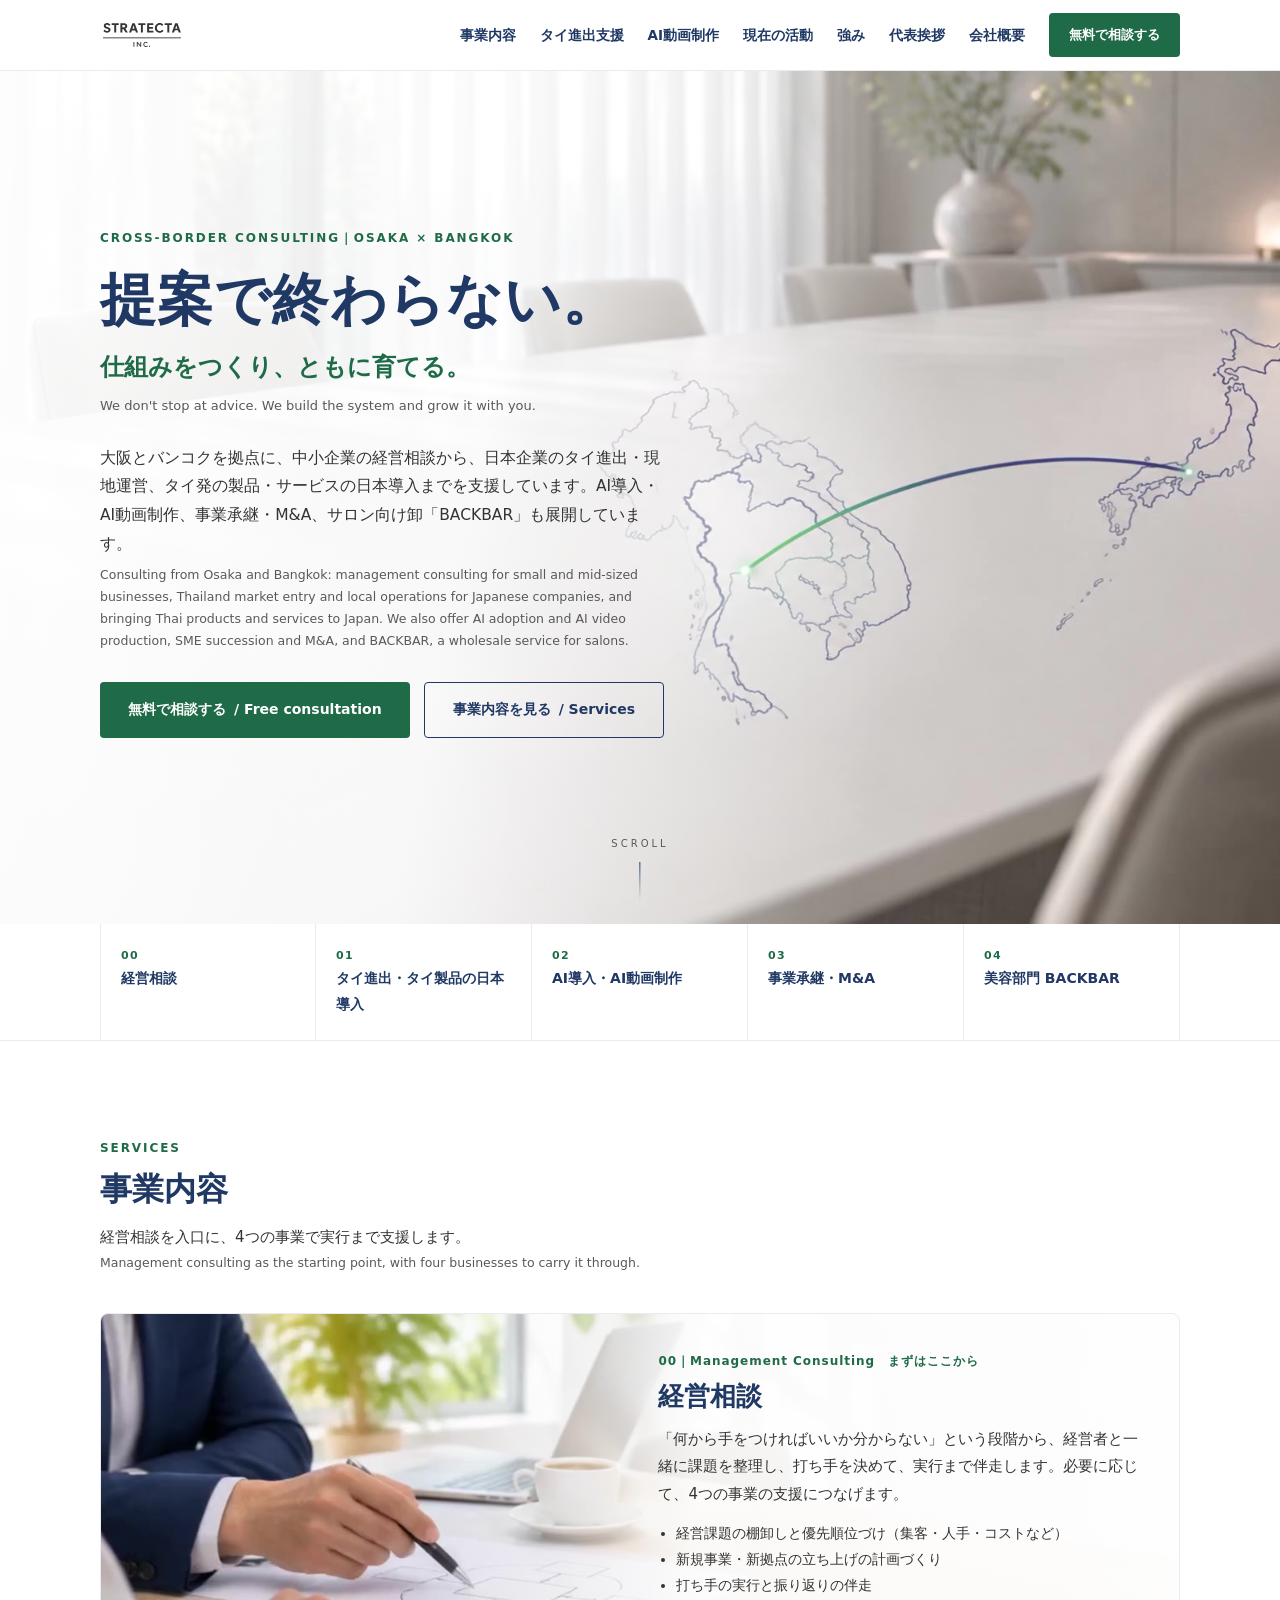
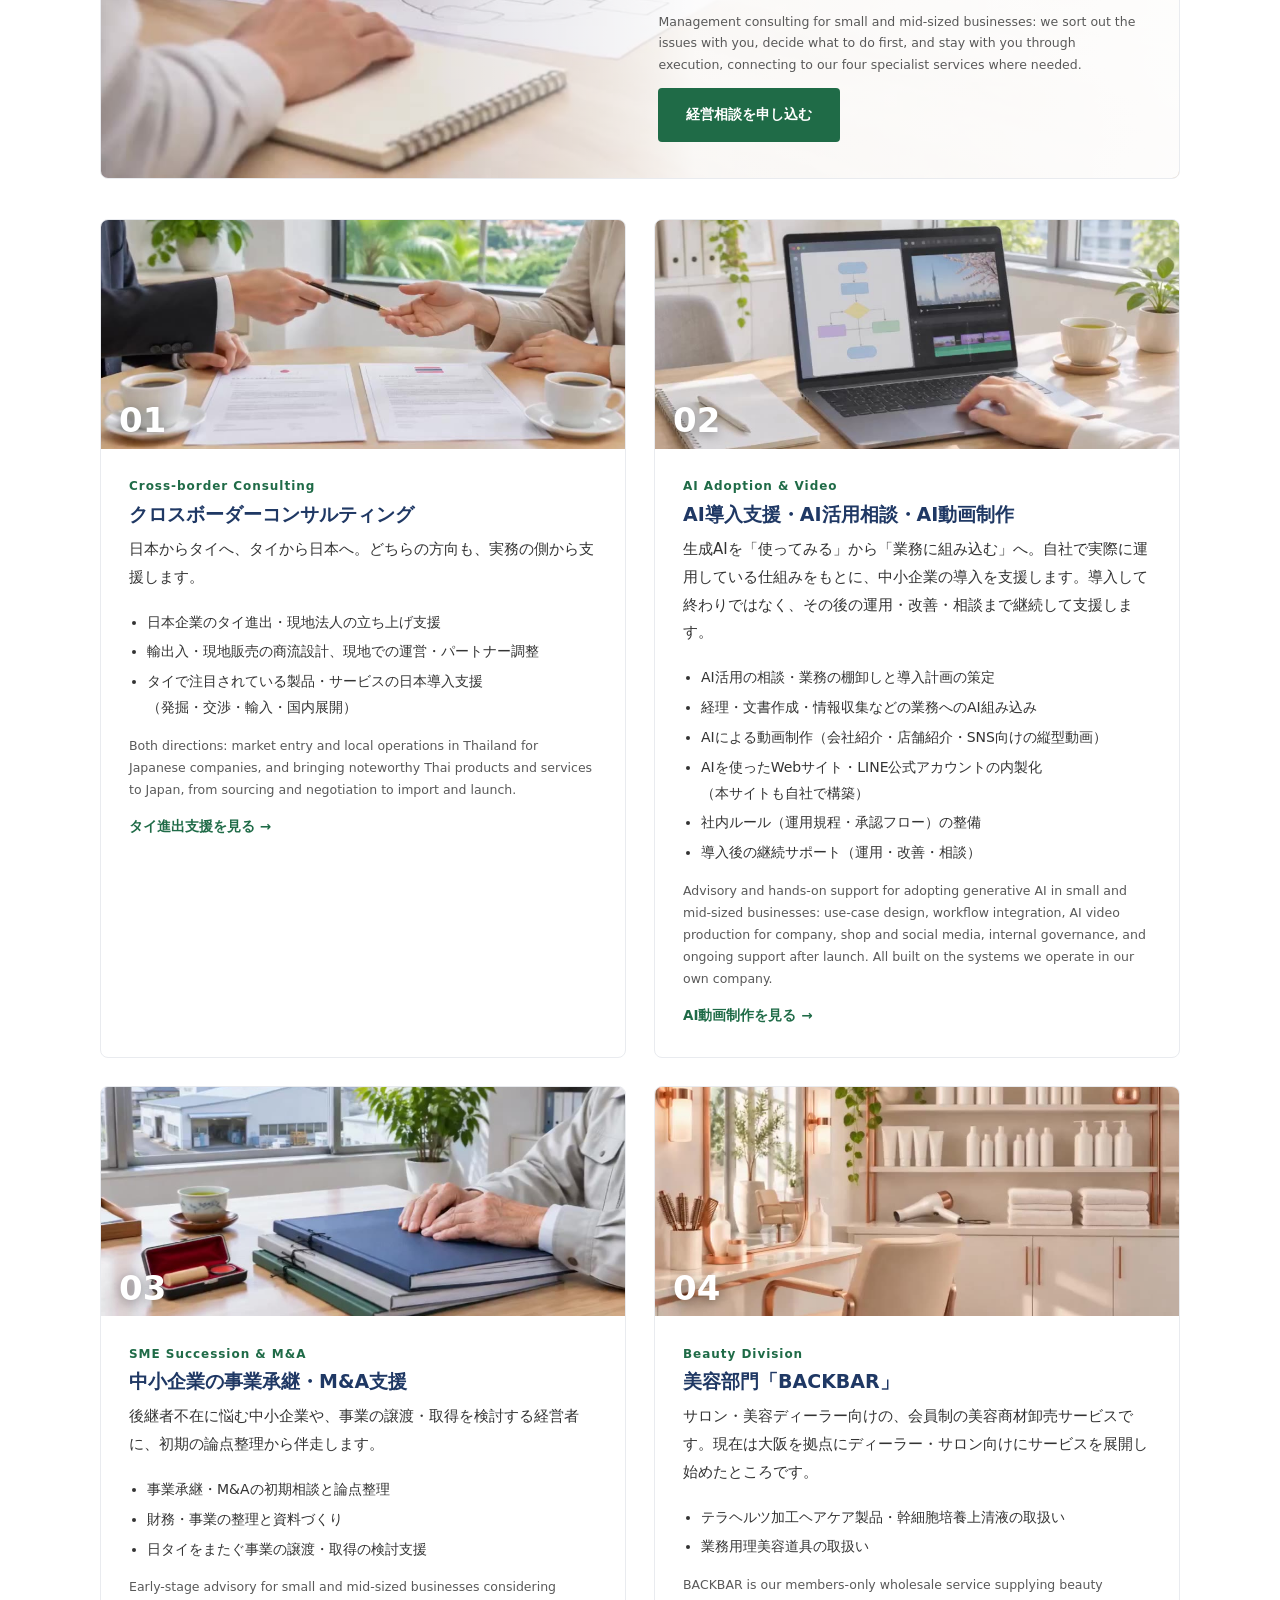
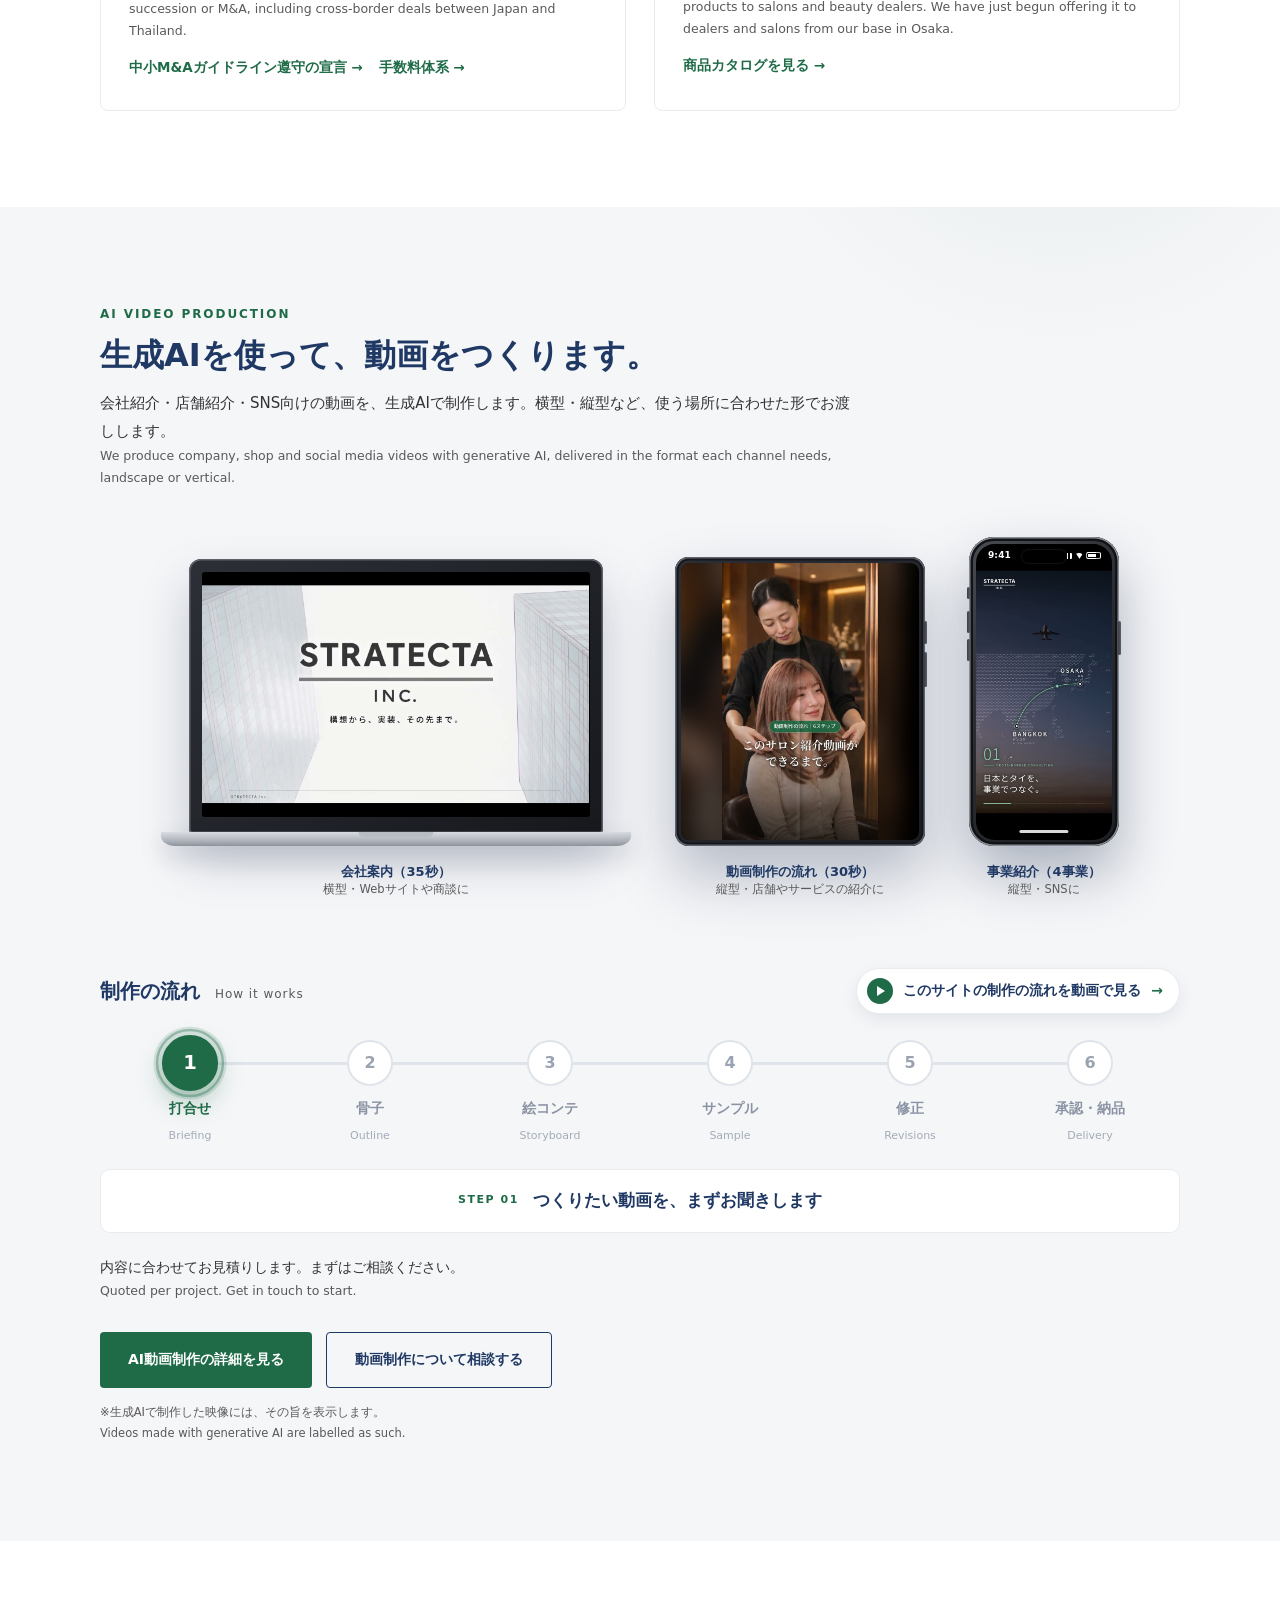
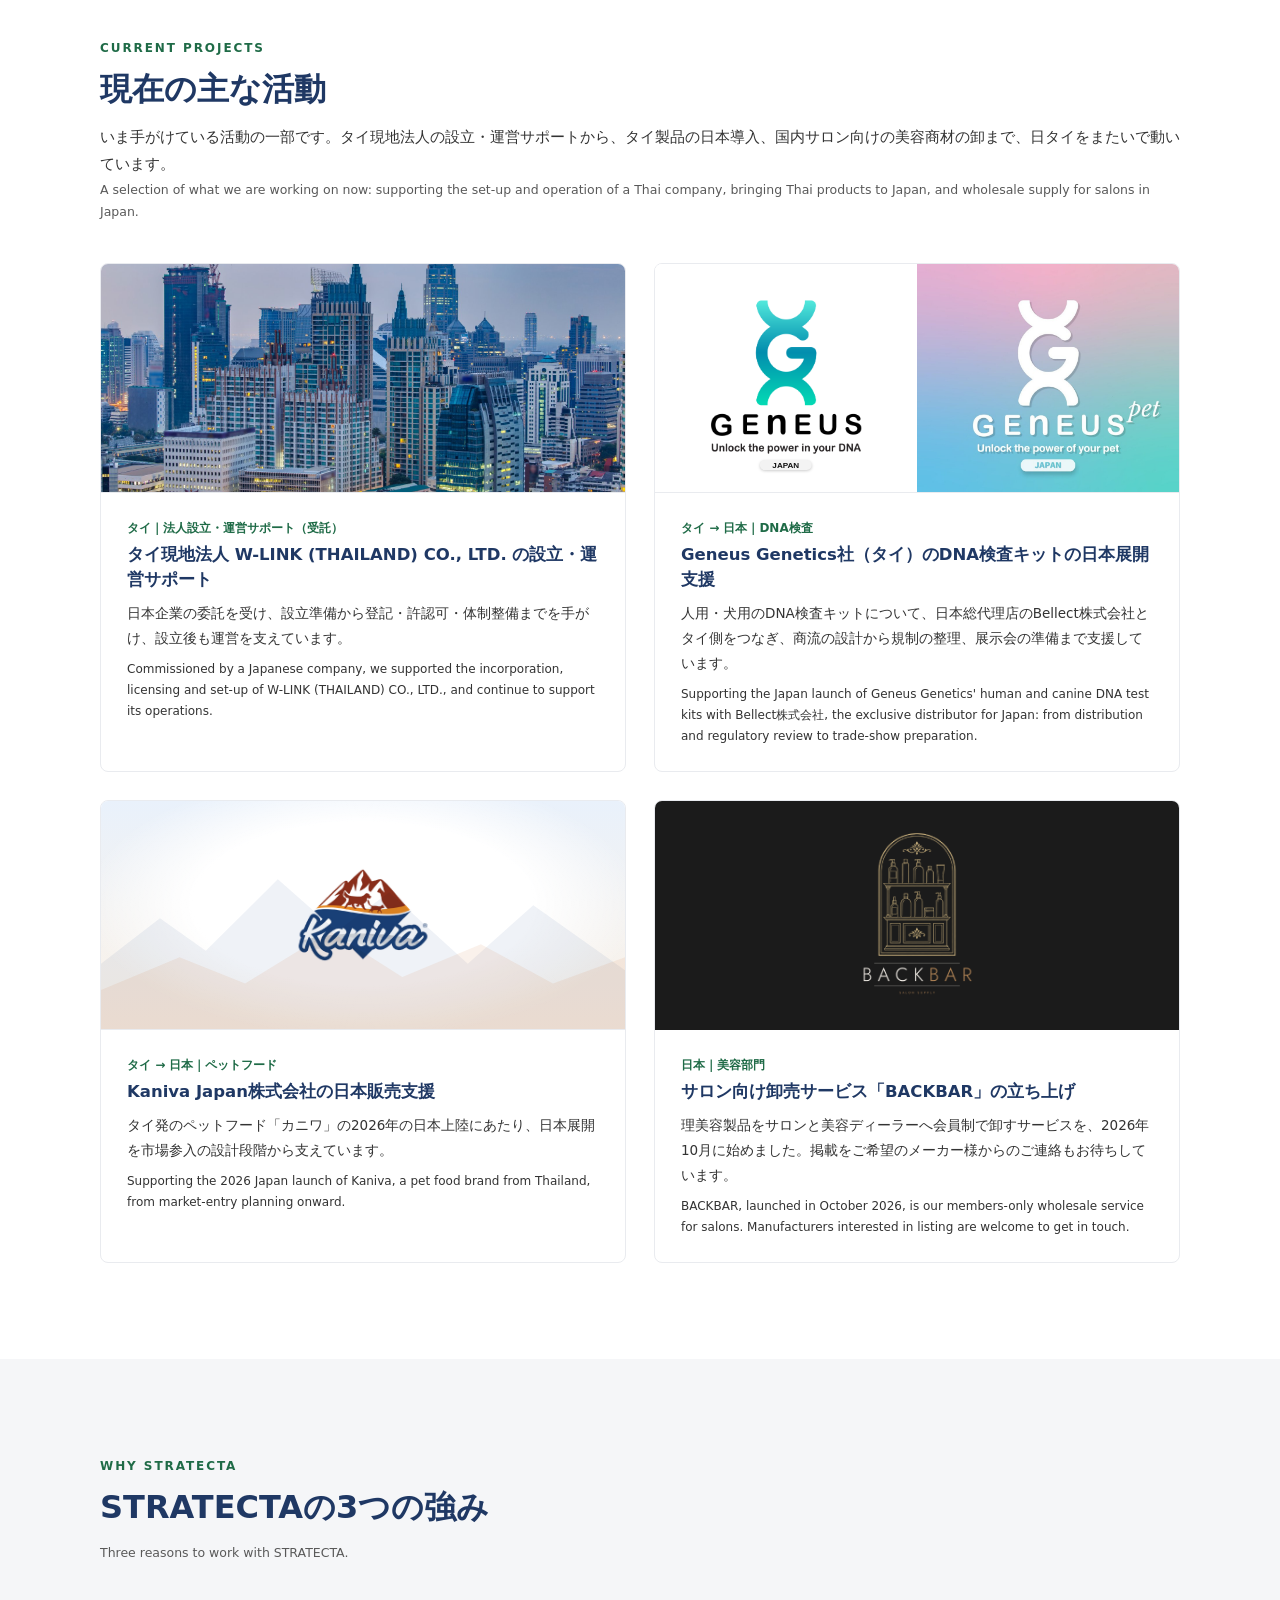
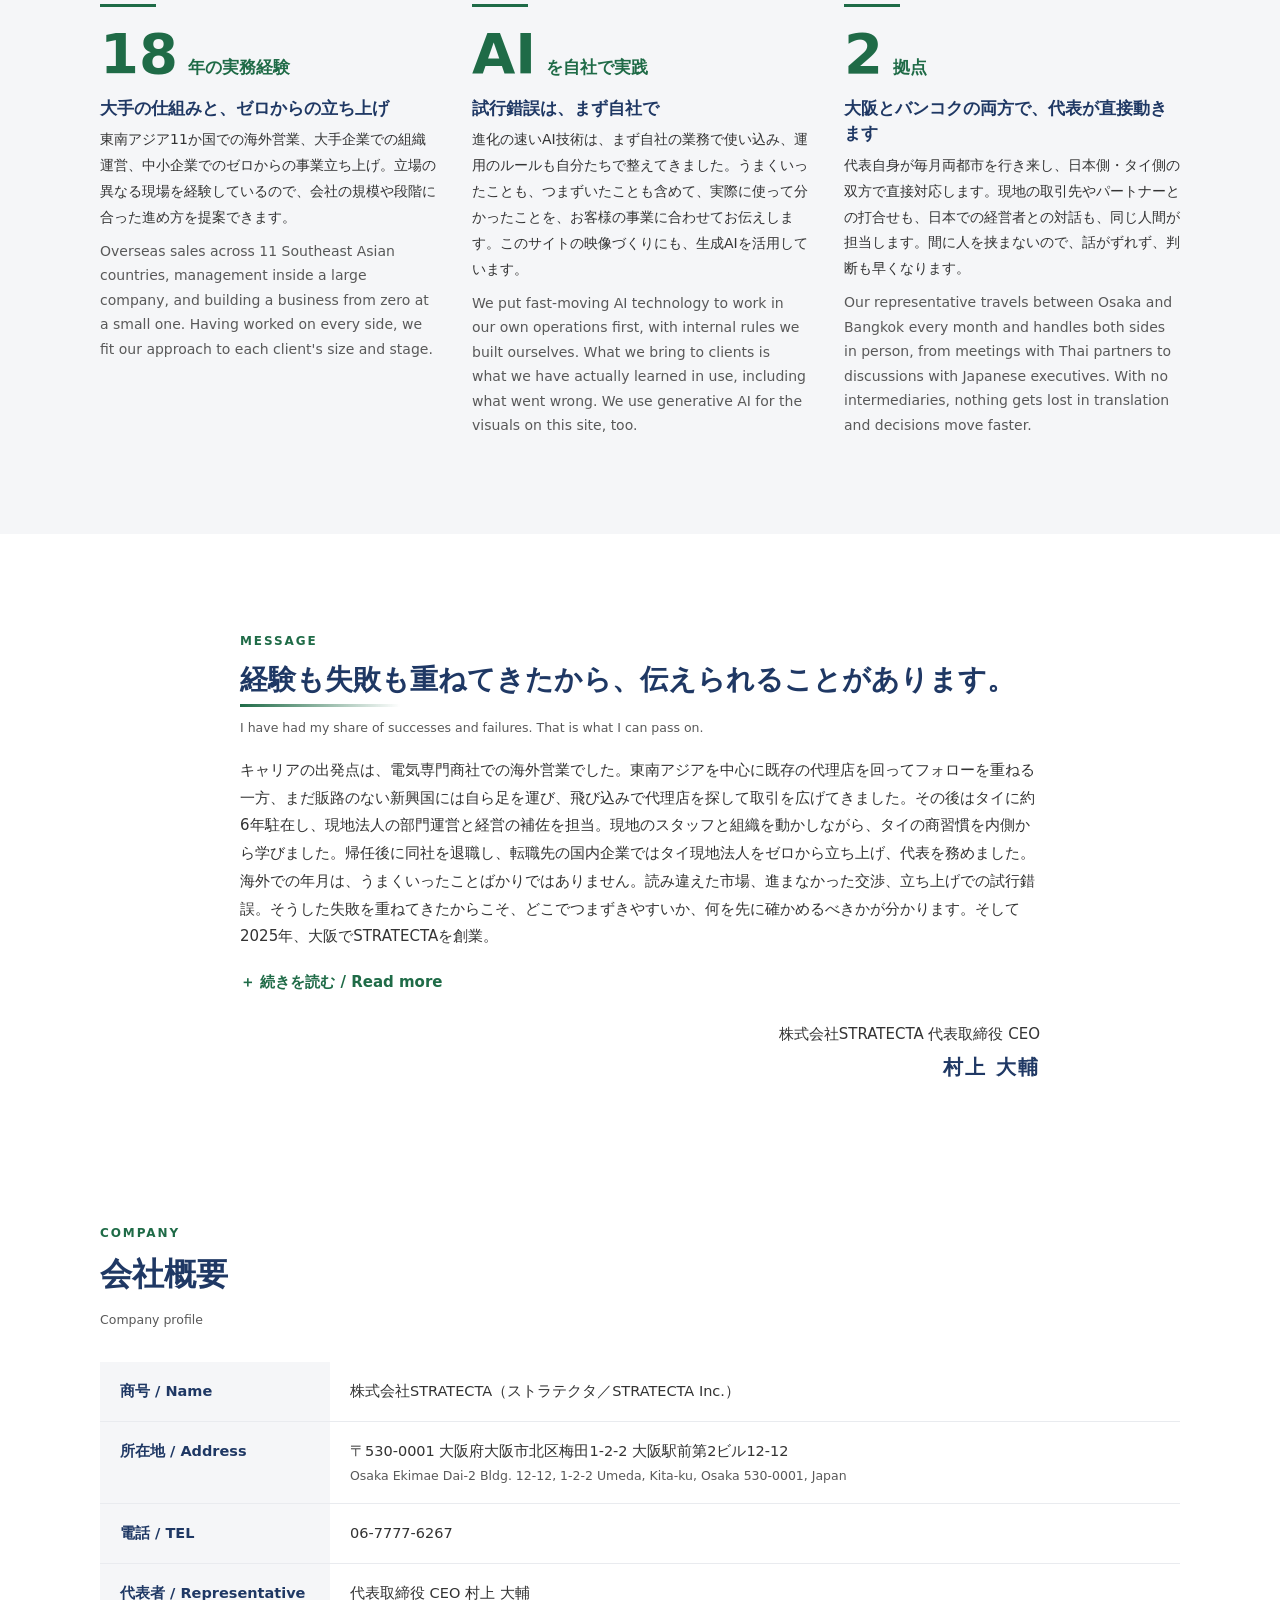
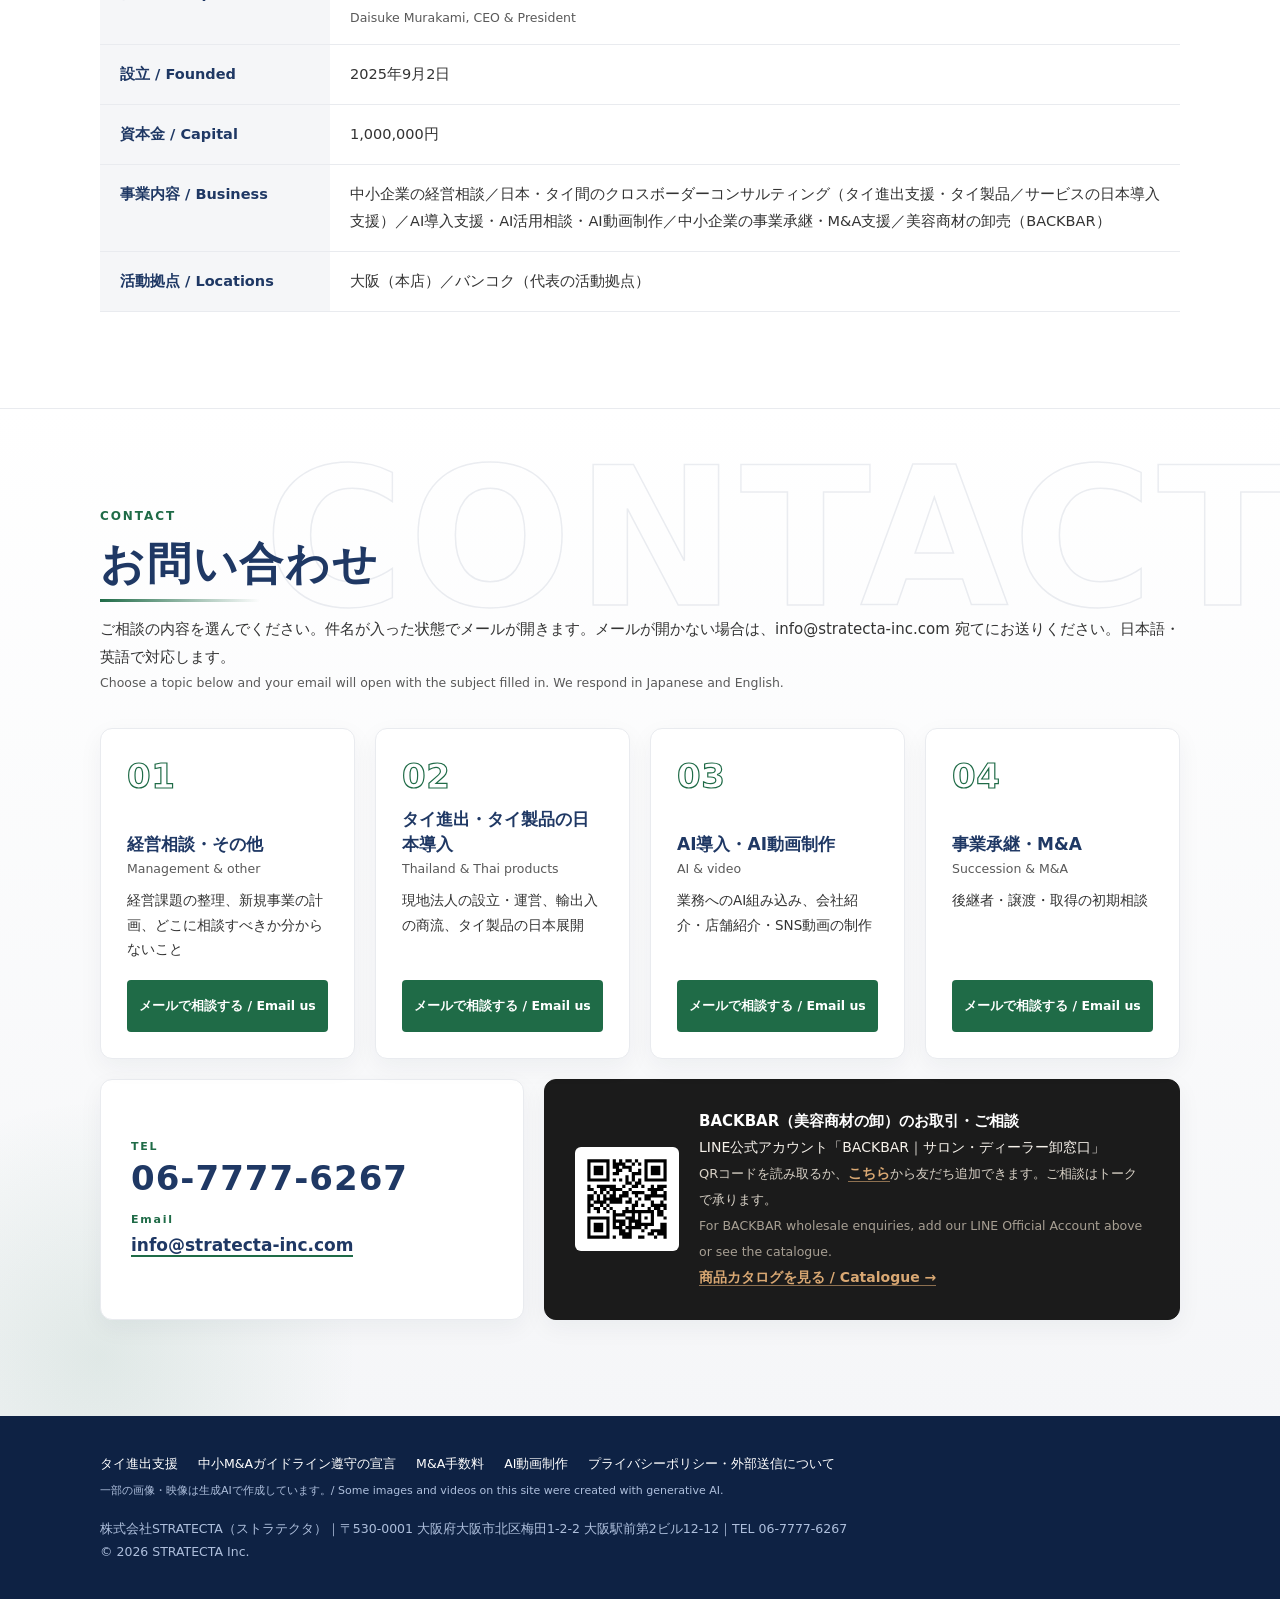
<file: index.html>
<!DOCTYPE html>
<html lang="ja">
<head>
<meta charset="utf-8">
<meta name="viewport" content="width=device-width,initial-scale=1">
<meta http-equiv="Content-Security-Policy" content="default-src 'self'; script-src 'self' https://www.googletagmanager.com; connect-src 'self' https://*.google-analytics.com https://*.analytics.google.com https://www.googletagmanager.com; img-src 'self' data: https://*.google-analytics.com https://www.googletagmanager.com; style-src 'self' 'unsafe-inline' https://fonts.googleapis.com; font-src https://fonts.gstatic.com; media-src 'self'; object-src 'none'; base-uri 'self'; form-action 'none'; frame-src 'none'">
<meta name="referrer" content="strict-origin-when-cross-origin">
<!-- Google Analytics 4: 測定ID（G-から始まる）を content に入れると計測が始まる。空のままなら何も送信しない -->
<meta name="ga-id" content="G-WD78PF4XY0">

<title>株式会社STRATECTA｜タイ進出・経営コンサル（大阪・バンコク）</title>
<link rel="icon" href="favicon.ico" sizes="any">
<link rel="icon" href="assets/stratecta-symbol.svg" type="image/svg+xml">
<link rel="apple-touch-icon" href="assets/stratecta-symbol-180.png">
<meta name="description" content="大阪とバンコクを拠点に、中小企業の経営相談、日本企業のタイ進出・現地運営、タイ発の製品・サービスの日本導入を支援。AI導入・AI動画制作、事業承継・M&A、サロン向け卸「BACKBAR」も展開しています。">
<meta property="og:title" content="株式会社STRATECTA｜タイ進出・経営コンサル（大阪・バンコク）">
<meta property="og:description" content="提案で終わらない。仕組みをつくり、ともに育てる。大阪×バンコクのクロスボーダーコンサルティング。">
<meta property="og:type" content="website">
<meta property="og:image" content="https://stratecta-inc.com/assets/img/ogp.jpg">
<meta property="og:url" content="https://stratecta-inc.com/">
<link rel="canonical" href="https://stratecta-inc.com/">
<meta property="og:site_name" content="株式会社STRATECTA">
<meta name="twitter:card" content="summary_large_image">
<script type="application/ld+json">{"@context": "https://schema.org", "@graph": [{"@type": "Organization", "@id": "https://stratecta-inc.com/#org", "name": "株式会社STRATECTA", "alternateName": ["STRATECTA Inc.", "STRATECTA", "ストラテクタ", "株式会社ストラテクタ"], "sameAs": ["https://www.b-mall.ne.jp/CompanyDetail-EZbqCQkrHXhv.html"], "url": "https://stratecta-inc.com/", "logo": "https://stratecta-inc.com/assets/stratecta-symbol-180.png", "image": "https://stratecta-inc.com/assets/img/ogp.jpg", "description": "大阪とバンコクを拠点に、中小企業の経営相談、日本企業のタイ進出・現地運営、タイ発の製品・サービスの日本導入を支援。AI導入・AI動画制作、事業承継・M&A、サロン向け卸「BACKBAR」も展開しています。", "foundingDate": "2025-09-02", "founder": {"@type": "Person", "name": "村上 大輔", "alternateName": "Daisuke Murakami", "jobTitle": "代表取締役 CEO"}, "address": {"@type": "PostalAddress", "postalCode": "530-0001", "addressRegion": "大阪府", "addressLocality": "大阪市北区", "streetAddress": "梅田1-2-2 大阪駅前第2ビル12-12", "addressCountry": "JP"}, "telephone": "+81-6-7777-6267", "email": "info@stratecta-inc.com", "areaServed": [{"@type": "Country", "name": "日本"}, {"@type": "Country", "name": "タイ"}], "knowsAbout": ["経営相談", "クロスボーダーコンサルティング", "タイ進出支援", "タイ現地法人の設立・運営", "タイ製品の日本導入", "AI導入支援", "AI動画制作", "事業承継", "中小企業のM&A支援"], "department": {"@type": "Organization", "name": "BACKBAR", "description": "サロン・美容ディーラー向けの美容商材の卸", "url": "https://backbar.stratecta-inc.com/"}}, {"@type": "WebSite", "@id": "https://stratecta-inc.com/#website", "url": "https://stratecta-inc.com/", "name": "株式会社STRATECTA", "inLanguage": ["ja", "en"], "publisher": {"@id": "https://stratecta-inc.com/#org"}}]}</script>
<link rel="preconnect" href="https://fonts.googleapis.com"><link rel="preconnect" href="https://fonts.gstatic.com" crossorigin>
<link href="https://fonts.googleapis.com/css2?family=Noto+Sans+JP:wght@400;700;900&display=swap" rel="stylesheet">
<link rel="stylesheet" href="assets/site.css?v=20261118m">
</head>
<body>

<header class="hd"><div class="wrap">
  <a class="logo" href="index.html"><img src="assets/logo.svg" alt="株式会社STRATECTA（STRATECTA Inc.）"></a>
  <nav class="nav" aria-label="メインメニュー">
    <a href="#services">事業内容</a>
    <a href="thailand.html">タイ進出支援</a>
    <a href="video.html">AI動画制作</a>
    <a href="#projects">現在の活動</a>
    <a href="#strength">強み</a>
    <a href="#ceo">代表挨拶</a>
    <a href="#company">会社概要</a>
    <a class="btn btn-p" href="#contact">無料で相談する</a>
  </nav>
  <button class="burger" aria-label="メニュー" aria-expanded="false"><span></span></button>
</div></header>

<main>
<!-- HERO -->
<section class="hero" id="top">
  <div class="hero-media">
    <video data-src="assets/video/hero.mp4" poster="assets/img/hero-poster.jpg" muted loop playsinline preload="none" aria-hidden="true"></video>
  </div>
  <div class="wrap">
    <div class="eyebrow">Cross-border Consulting｜Osaka × Bangkok</div>
    <h1 data-split>提案で終わらない。</h1>
    <div class="sub rv d2">仕組みをつくり、ともに育てる。</div>
    <div class="tag-en rv d2">We don't stop at advice. We build the system and grow it with you.</div>
    <p class="lead rv d3">大阪とバンコクを拠点に、中小企業の経営相談から、日本企業のタイ進出・現地運営、タイ発の製品・サービスの日本導入までを支援しています。AI導入・AI動画制作、事業承継・M&amp;A、サロン向け卸「BACKBAR」も展開しています。</p>
    <p class="en rv d3">Consulting from Osaka and Bangkok: management consulting for small and mid-sized businesses, Thailand market entry and local operations for Japanese companies, and bringing Thai products and services to Japan. We also offer AI adoption and AI video production, SME succession and M&amp;A, and BACKBAR, a wholesale service for salons.</p>
    <div class="cta rv d3"><a class="btn btn-p" href="#contact">無料で相談する<span class="en-in"> / Free consultation</span></a><a class="btn btn-w" href="#services">事業内容を見る<span class="en-in"> / Services</span></a></div>
  </div>
  <div class="scroll-cue">SCROLL</div>
</section>

<nav class="quick" aria-label="事業の入口"><div class="wrap">
  <a href="#svc-00"><small>00</small><span>経営相談</span></a>
  <a href="#svc-01"><small>01</small><span>タイ進出・タイ製品の日本導入</span></a>
  <a href="#svc-02"><small>02</small><span>AI導入・AI動画制作</span></a>
  <a href="#svc-03"><small>03</small><span>事業承継・M&amp;A</span></a>
  <a href="#svc-04"><small>04</small><span>美容部門 BACKBAR</span></a>
</div></nav>

<!-- SERVICES -->
<section id="services"><div class="wrap">
  <div class="rv"><div class="eyebrow">Services</div>
  <h2 class="sec">事業内容</h2>
  <p>経営相談を入口に、4つの事業で実行まで支援します。</p>
  <p class="en">Management consulting as the starting point, with four businesses to carry it through.</p></div>

  <article class="feat rv" id="svc-00">
    <div class="feat-media"><video data-src="assets/video/svc-mgmt.mp4" poster="assets/img/svc-mgmt.jpg" muted loop playsinline preload="none" aria-hidden="true"></video></div>
    <div class="feat-body">
      <div class="kicker">00｜Management Consulting　まずはここから</div>
      <h3>経営相談</h3>
      <p>「何から手をつければいいか分からない」という段階から、経営者と一緒に課題を整理し、打ち手を決めて、実行まで伴走します。必要に応じて、4つの事業の支援につなげます。</p>
      <ul><li>経営課題の棚卸しと優先順位づけ（集客・人手・コストなど）</li><li>新規事業・新拠点の立ち上げの計画づくり</li><li>打ち手の実行と振り返りの伴走</li></ul>
      <p class="en">Management consulting for small and mid-sized businesses: we sort out the issues with you, decide what to do first, and stay with you through execution, connecting to our four specialist services where needed.</p>
      <p style="margin-top:12px"><a class="btn btn-p" href="mailto:info@stratecta-inc.com?subject=%E3%80%90%E3%81%94%E7%9B%B8%E8%AB%87%E3%80%91%E7%B5%8C%E5%96%B6%E7%9B%B8%E8%AB%87&body=%E3%83%BB%E4%BC%9A%E7%A4%BE%E5%90%8D%EF%BC%9A%0D%0A%E3%83%BB%E3%81%8A%E5%90%8D%E5%89%8D%EF%BC%9A%0D%0A%E3%83%BB%E6%A5%AD%E7%A8%AE%E3%83%BB%E5%BE%93%E6%A5%AD%E5%93%A1%E6%95%B0%EF%BC%9A%0D%0A%E3%83%BB%E3%81%84%E3%81%BE%E5%9B%B0%E3%81%A3%E3%81%A6%E3%81%84%E3%82%8B%E3%81%93%E3%81%A8%EF%BC%9A%0D%0A%E3%83%BB%E3%81%84%E3%81%A4%E9%A0%83%E3%81%BE%E3%81%A7%E3%81%AB%E6%B1%BA%E3%82%81%E3%81%9F%E3%81%84%E3%81%8B%EF%BC%9A%0D%0A%E3%83%BB%E3%81%94%E5%B8%8C%E6%9C%9B%E3%81%AE%E9%9D%A2%E8%AB%87%E6%96%B9%E6%B3%95%EF%BC%88%E3%82%AA%E3%83%B3%E3%83%A9%E3%82%A4%E3%83%B3%EF%BC%8F%E6%9D%A5%E7%A4%BE%EF%BC%8F%E8%A8%AA%E5%95%8F%EF%BC%89%EF%BC%9A%0D%0A">経営相談を申し込む</a></p>
    </div>
  </article>

  <div class="cards">
    <article class="card rv" id="svc-01">
      <div class="media"><video data-src="assets/video/svc-crossborder.mp4" poster="assets/img/svc-crossborder.jpg" muted loop playsinline preload="none" data-hover aria-hidden="true"></video><span class="num">01</span></div>
      <div class="body"><div class="kicker">Cross-border Consulting</div><h3>クロスボーダーコンサルティング</h3>
      <p>日本からタイへ、タイから日本へ。どちらの方向も、実務の側から支援します。</p>
      <details class="sp-more" open><summary>詳しく見る</summary><ul><li>日本企業のタイ進出・現地法人の立ち上げ支援</li><li>輸出入・現地販売の商流設計、現地での運営・パートナー調整</li><li>タイで注目されている製品・サービスの日本導入支援<br>（発掘・交渉・輸入・国内展開）</li></ul>
      <p class="en">Both directions: market entry and local operations in Thailand for Japanese companies, and bringing noteworthy Thai products and services to Japan, from sourcing and negotiation to import and launch.</p></details>
      <p style="margin-top:12px"><a class="more" href="thailand.html">タイ進出支援を見る →</a></p></div>
    </article>

    <article class="card rv d1" id="svc-02">
      <div class="media"><video data-src="assets/video/svc-ai.mp4" poster="assets/img/svc-ai.jpg" muted loop playsinline preload="none" data-hover aria-hidden="true"></video><span class="num">02</span></div>
      <div class="body"><div class="kicker">AI Adoption &amp; Video</div><h3>AI導入支援・AI活用相談・AI動画制作</h3>
      <p>生成AIを「使ってみる」から「業務に組み込む」へ。自社で実際に運用している仕組みをもとに、中小企業の導入を支援します。導入して終わりではなく、その後の運用・改善・相談まで継続して支援します。</p>
      <details class="sp-more" open><summary>詳しく見る</summary><ul><li>AI活用の相談・業務の棚卸しと導入計画の策定</li><li>経理・文書作成・情報収集などの業務へのAI組み込み</li><li>AIによる動画制作（会社紹介・店舗紹介・SNS向けの縦型動画）</li><li>AIを使ったWebサイト・LINE公式アカウントの内製化<br>（本サイトも自社で構築）</li><li>社内ルール（運用規程・承認フロー）の整備</li><li>導入後の継続サポート（運用・改善・相談）</li></ul>
      <p class="en">Advisory and hands-on support for adopting generative AI in small and mid-sized businesses: use-case design, workflow integration, AI video production for company, shop and social media, internal governance, and ongoing support after launch. All built on the systems we operate in our own company.</p></details>
      <p style="margin-top:12px"><a class="more" href="video.html">AI動画制作を見る →</a></p></div>
    </article>

    <article class="card rv" id="svc-03">
      <div class="media"><video data-src="assets/video/svc-ma.mp4" poster="assets/img/svc-ma.jpg" muted loop playsinline preload="none" data-hover aria-hidden="true"></video><span class="num">03</span></div>
      <div class="body"><div class="kicker">SME Succession &amp; M&amp;A</div><h3>中小企業の事業承継・M&amp;A支援</h3>
      <p>後継者不在に悩む中小企業や、事業の譲渡・取得を検討する経営者に、初期の論点整理から伴走します。</p>
      <details class="sp-more" open><summary>詳しく見る</summary><ul><li>事業承継・M&amp;Aの初期相談と論点整理</li><li>財務・事業の整理と資料づくり</li><li>日タイをまたぐ事業の譲渡・取得の検討支援</li></ul>
      <p class="en">Early-stage advisory for small and mid-sized businesses considering succession or M&amp;A, including cross-border deals between Japan and Thailand.</p></details>
      <p style="margin-top:12px"><a class="more" href="ma-declaration.html">中小M&amp;Aガイドライン遵守の宣言 →</a><a class="more" href="ma-fees.html">手数料体系 →</a></p></div>
    </article>

    <article class="card rv d1" id="svc-04">
      <div class="media"><video data-src="assets/video/svc-backbar.mp4" poster="assets/img/svc-backbar.jpg" muted loop playsinline preload="none" data-hover aria-hidden="true"></video><span class="num">04</span></div>
      <div class="body"><div class="kicker">Beauty Division</div><h3>美容部門「BACKBAR」</h3>
      <p>サロン・美容ディーラー向けの、会員制の美容商材卸売サービスです。現在は大阪を拠点にディーラー・サロン向けにサービスを展開し始めたところです。</p>
      <details class="sp-more" open><summary>詳しく見る</summary><ul><li>テラヘルツ加工ヘアケア製品・幹細胞培養上清液の取扱い</li><li>業務用理美容道具の取扱い</li></ul>
      <p class="en">BACKBAR is our members-only wholesale service supplying beauty products to salons and beauty dealers. We have just begun offering it to dealers and salons from our base in Osaka.</p></details>
      <p style="margin-top:12px"><a class="more" href="https://backbar.stratecta-inc.com/" target="_blank" rel="noopener">商品カタログを見る →</a></p></div>
    </article>
  </div>
</div></section>

<!-- AI VIDEO -->
<section class="vid" id="video"><div class="wrap vid-wrap">
  <div class="vid-head rv">
    <div class="eyebrow">AI Video Production</div>
    <h2 class="sec">生成AIを使って、動画をつくります。</h2>
    <p>会社紹介・店舗紹介・SNS向けの動画を、生成AIで制作します。横型・縦型など、使う場所に合わせた形でお渡しします。</p>
    <p class="en">We produce company, shop and social media videos with generative AI, delivered in the format each channel needs, landscape or vertical.</p>
  </div>
  <div class="showcase rv">
    <figure class="dev laptop">
      <div class="lid"><div class="scr"><i class="cam-dot"></i><video data-src="assets/video/company-h.mp4" poster="assets/img/company-h.jpg" muted loop playsinline preload="none" aria-label="会社案内（35秒・横型）"></video></div></div>
      <div class="base"><i></i></div>
      <figcaption><b>会社案内（35秒）</b><span>横型・Webサイトや商談に</span></figcaption>
    </figure>
    <figure class="dev fold">
      <div class="scr"><img class="bg" src="assets/img/sample-flow.jpg" alt="" aria-hidden="true"><video data-src="assets/video/sample-flow.mp4" poster="assets/img/sample-flow.jpg" muted loop playsinline preload="none" aria-label="動画制作の流れ（30秒・縦型）"></video><i class="crease"></i></div>
      <i class="btn-side b1"></i><i class="btn-side b2"></i>
      <figcaption><b>動画制作の流れ（30秒）</b><span>縦型・店舗やサービスの紹介に</span></figcaption>
    </figure>
    <figure class="dev iphone">
      <div class="scr"><span class="sb-time" aria-hidden="true">9:41</span><span class="sb-ic"><i></i><i></i><b></b></span><i class="island"></i><video data-src="assets/video/biz-reel.mp4" poster="assets/img/biz-reel.jpg" muted loop playsinline preload="none" aria-label="事業紹介（4事業・各8秒・縦型）"></video><i class="home"></i></div>
      <i class="btn-side l1"></i><i class="btn-side l2"></i><i class="btn-side l3"></i><i class="btn-side r1"></i>
      <figcaption><b>事業紹介（4事業）</b><span>縦型・SNSに</span></figcaption>
    </figure>
  </div>
  <div class="vid-flow">
    <div class="flow-head rv"><h3 class="flow-title">制作の流れ <small>How it works</small></h3><a class="flow-watch" href="video.html#flow"><i class="pl" aria-hidden="true"></i>このサイトの制作の流れを動画で見る<span aria-hidden="true">→</span></a></div>
    <div class="flow rv" data-flow>
      <div class="flow-track"><i class="flow-fill"></i></div>
      <ol class="flow-steps"><li class="fs" data-i="0"><button type="button" aria-label="STEP 1 打合せ"><span class="n">1</span><b>打合せ</b><small>Briefing</small></button><p class="fs-d">つくりたい動画を、まずお聞きします</p></li><li class="fs" data-i="1"><button type="button" aria-label="STEP 2 骨子"><span class="n">2</span><b>骨子</b><small>Outline</small></button><p class="fs-d">伝える順番を、文字で組み立てます</p></li><li class="fs" data-i="2"><button type="button" aria-label="STEP 3 絵コンテ"><span class="n">3</span><b>絵コンテ</b><small>Storyboard</small></button><p class="fs-d">場面ごとの絵で、完成形を共有します</p></li><li class="fs" data-i="3"><button type="button" aria-label="STEP 4 サンプル"><span class="n">4</span><b>サンプル</b><small>Sample</small></button><p class="fs-d">動く見本で、仕上がりを確かめます</p></li><li class="fs" data-i="4"><button type="button" aria-label="STEP 5 修正"><span class="n">5</span><b>修正</b><small>Revisions</small></button><p class="fs-d">ご要望を反映して、仕上げます</p></li><li class="fs" data-i="5"><button type="button" aria-label="STEP 6 承認・納品"><span class="n">6</span><b>承認・納品</b><small>Delivery</small></button><p class="fs-d">使う場所に合わせて書き出します</p></li></ol>
      <div class="flow-desc" aria-live="polite"><p data-i="0"><span>STEP 01</span>つくりたい動画を、まずお聞きします</p><p data-i="1"><span>STEP 02</span>伝える順番を、文字で組み立てます</p><p data-i="2"><span>STEP 03</span>場面ごとの絵で、完成形を共有します</p><p data-i="3"><span>STEP 04</span>動く見本で、仕上がりを確かめます</p><p data-i="4"><span>STEP 05</span>ご要望を反映して、仕上げます</p><p data-i="5"><span>STEP 06</span>使う場所に合わせて書き出します</p></div>
    </div>
    <p class="quote rv">内容に合わせてお見積りします。まずはご相談ください。<span class="en">Quoted per project. Get in touch to start.</span></p>
    <div class="cta"><a class="btn btn-p" href="video.html">AI動画制作の詳細を見る</a><a class="btn btn-w" href="mailto:info@stratecta-inc.com?subject=%E3%80%90%E3%81%94%E7%9B%B8%E8%AB%87%E3%80%91AI%E5%8B%95%E7%94%BB%E5%88%B6%E4%BD%9C&body=%E3%83%BB%E4%BC%9A%E7%A4%BE%E5%90%8D%EF%BC%9A%0D%0A%E3%83%BB%E3%81%8A%E5%90%8D%E5%89%8D%EF%BC%9A%0D%0A%E3%83%BB%E4%BD%9C%E3%82%8A%E3%81%9F%E3%81%84%E5%8B%95%E7%94%BB%EF%BC%88%E4%BC%9A%E7%A4%BE%E7%B4%B9%E4%BB%8B%EF%BC%8F%E5%BA%97%E8%88%97%E7%B4%B9%E4%BB%8B%EF%BC%8FSNS%20%E3%81%AA%E3%81%A9%EF%BC%89%EF%BC%9A%0D%0A%E3%83%BB%E9%95%B7%E3%81%95%E3%83%BB%E4%BD%BF%E3%81%86%E5%A0%B4%E6%89%80%EF%BC%88Web%EF%BC%8FSNS%EF%BC%8F%E5%BA%97%E9%A0%AD%20%E3%81%AA%E3%81%A9%EF%BC%89%EF%BC%9A%0D%0A%E3%83%BB%E3%81%94%E5%B8%8C%E6%9C%9B%E3%81%AE%E6%99%82%E6%9C%9F%EF%BC%9A%0D%0A">動画制作について相談する</a></div>
    <p class="disc">※生成AIで制作した映像には、その旨を表示します。<br>Videos made with generative AI are labelled as such.</p>
  </div>
</div></section>

<!-- PROJECTS -->
<section id="projects"><div class="wrap">
  <div class="rv"><div class="eyebrow">Current Projects</div>
  <h2 class="sec">現在の主な活動</h2>
  <p>いま手がけている活動の一部です。タイ現地法人の設立・運営サポートから、タイ製品の日本導入、国内サロン向けの美容商材の卸まで、日タイをまたいで動いています。</p>
  <p class="swipe-hint">← 横にスワイプして4件を見られます →</p>
  <p class="en">A selection of what we are working on now: supporting the set-up and operation of a Thai company, bringing Thai products to Japan, and wholesale supply for salons in Japan.</p></div>

  <!-- 社名・ロゴの掲載可否で切り替え：社名あり（.named）と社名なし（.anon）を並べて置いている。
       掲載しない会社は、社名ありの article に is-hidden を足し、社名なしの article から is-hidden を外す。 -->
  <div class="pgrid">
    <!-- W-LINK：社名あり -->
    <article class="pj named" data-company="w-link"><div class="img photo"><img src="assets/bangkok.jpg" alt="バンコク市街の眺め" loading="lazy"></div><div class="body">
      <div class="tag">タイ｜法人設立・運営サポート（受託）</div>
      <h3>タイ現地法人 W-LINK (THAILAND) CO., LTD. の設立・運営サポート</h3>
      <p>日本企業の委託を受け、設立準備から登記・許認可・体制整備までを手がけ、設立後も運営を支えています。</p>
      <p class="en">Commissioned by a Japanese company, we supported the incorporation, licensing and set-up of W-LINK (THAILAND) CO., LTD., and continue to support its operations.</p></div></article>
    <!-- W-LINK：社名なし -->
    <article class="pj anon is-hidden" data-company="w-link"><div class="img photo"><img src="assets/bangkok.jpg" alt="バンコク市街の眺め" loading="lazy"></div><div class="body">
      <div class="tag">タイ｜法人設立・運営サポート（受託）</div>
      <h3>タイ現地法人の設立・運営サポート</h3>
      <p>日本企業の委託を受け、設立準備から登記・許認可・体制整備までを手がけ、設立後も運営を支えています。</p>
      <p class="en">Commissioned by a Japanese company, we supported the incorporation, licensing and set-up of a company in Thailand, and continue to support its operations.</p></div></article>

    <!-- Geneus：社名あり -->
    <article class="pj named" data-company="geneus"><div class="img duo"><div class="half white"><img src="assets/geneus-japan.png" alt="GENEUS ロゴ（Unlock the power in your DNA）" loading="lazy"><span class="jp">JAPAN</span></div><div class="half fill"><img src="assets/geneus-pet-japan.jpg" alt="GENEUS pet JAPAN ロゴ（Unlock the power of your pet）" loading="lazy"></div></div><div class="body">
      <div class="tag">タイ → 日本｜DNA検査</div>
      <h3>Geneus Genetics社（タイ）のDNA検査キットの日本展開支援</h3>
      <p>人用・犬用のDNA検査キットについて、日本総代理店のBellect株式会社とタイ側をつなぎ、商流の設計から規制の整理、展示会の準備まで支援しています。</p>
      <p class="en">Supporting the Japan launch of Geneus Genetics' human and canine DNA test kits with Bellect株式会社, the exclusive distributor for Japan: from distribution and regulatory review to trade-show preparation.</p></div></article>
    <!-- Geneus：社名なし -->
    <article class="pj anon is-hidden" data-company="geneus"><div class="img photo"><img src="assets/img/pj-dna.jpg" alt="DNA検査キットのイメージ" loading="lazy"></div><div class="body">
      <div class="tag">タイ → 日本｜DNA検査</div>
      <h3>タイの遺伝子検査会社の、DNA検査キットの日本展開支援</h3>
      <p>人用・犬用のDNA検査キットについて、日本の総代理店とタイ側をつなぎ、商流の設計から規制の整理、展示会の準備まで支援しています。</p>
      <p class="en">Supporting the Japan launch of human and canine DNA test kits from a Thai genetic-testing company: from distribution and regulatory review to trade-show preparation.</p></div></article>

    <!-- Kaniva：社名あり -->
    <article class="pj named" data-company="kaniva"><div class="img kaniva"><img src="assets/kaniva-logo.png" alt="Kaniva ロゴ" loading="lazy"></div><div class="body">
      <div class="tag">タイ → 日本｜ペットフード</div>
      <h3>Kaniva Japan株式会社の日本販売支援</h3>
      <p>タイ発のペットフード「カニワ」の2026年の日本上陸にあたり、日本展開を市場参入の設計段階から支えています。</p>
      <p class="en">Supporting the 2026 Japan launch of Kaniva, a pet food brand from Thailand, from market-entry planning onward.</p></div></article>
    <!-- Kaniva：社名なし -->
    <article class="pj anon is-hidden" data-company="kaniva"><div class="img photo"><img src="assets/img/pj-petfood.jpg" alt="ペットフードのイメージ" loading="lazy"></div><div class="body">
      <div class="tag">タイ → 日本｜ペットフード</div>
      <h3>タイ発のペットフードブランドの日本販売支援</h3>
      <p>2026年の日本上陸にあたり、日本展開を市場参入の設計段階から支えています。</p>
      <p class="en">Supporting the 2026 Japan launch of a pet food brand from Thailand, from market-entry planning onward.</p></div></article>

    <!-- BACKBAR（自社ブランド） -->
    <article class="pj"><div class="img backbar"><img src="assets/backbar.png" alt="BACKBAR SALON SUPPLY" loading="lazy"></div><div class="body">
      <div class="tag">日本｜美容部門</div>
      <h3>サロン向け卸売サービス「BACKBAR」の立ち上げ</h3>
      <p>理美容製品をサロンと美容ディーラーへ会員制で卸すサービスを、2026年10月に始めました。掲載をご希望のメーカー様からのご連絡もお待ちしています。</p>
      <p class="en">BACKBAR, launched in October 2026, is our members-only wholesale service for salons. Manufacturers interested in listing are welcome to get in touch.</p></div></article>
  </div>
</div></section>

<!-- STRENGTHS -->
<section class="strength" id="strength"><div class="wrap">
  <div class="rv"><div class="eyebrow">Why STRATECTA</div>
  <h2 class="sec">STRATECTAの3つの強み</h2>
  <p class="en">Three reasons to work with STRATECTA.</p></div>
  <div class="sgrid">
    <div class="rv"><div class="big"><span class="count" data-to="18">18</span><span>年の実務経験</span></div>
      <h3>大手の仕組みと、ゼロからの立ち上げ</h3>
      <p>東南アジア11か国での海外営業、大手企業での組織運営、中小企業でのゼロからの事業立ち上げ。立場の異なる現場を経験しているので、会社の規模や段階に合った進め方を提案できます。</p>
      <p class="en">Overseas sales across 11 Southeast Asian countries, management inside a large company, and building a business from zero at a small one. Having worked on every side, we fit our approach to each client's size and stage.</p></div>
    <div class="rv d1"><div class="big"><span class="ai"><i>A</i><i>I</i></span><span>を自社で実践</span></div>
      <h3>試行錯誤は、まず自社で</h3>
      <p>進化の速いAI技術は、まず自社の業務で使い込み、運用のルールも自分たちで整えてきました。うまくいったことも、つまずいたことも含めて、実際に使って分かったことを、お客様の事業に合わせてお伝えします。このサイトの映像づくりにも、生成AIを活用しています。</p>
      <p class="en">We put fast-moving AI technology to work in our own operations first, with internal rules we built ourselves. What we bring to clients is what we have actually learned in use, including what went wrong. We use generative AI for the visuals on this site, too.</p></div>
    <div class="rv d2"><div class="big"><span class="count" data-to="2">2</span><span>拠点</span></div>
      <h3>大阪とバンコクの両方で、代表が直接動きます</h3>
      <p>代表自身が毎月両都市を行き来し、日本側・タイ側の双方で直接対応します。現地の取引先やパートナーとの打合せも、日本での経営者との対話も、同じ人間が担当します。間に人を挟まないので、話がずれず、判断も早くなります。</p>
      <p class="en">Our representative travels between Osaka and Bangkok every month and handles both sides in person, from meetings with Thai partners to discussions with Japanese executives. With no intermediaries, nothing gets lost in translation and decisions move faster.</p></div>
  </div>
</div></section>

<!-- CEO -->
<section class="ceo" id="ceo"><div class="wrap rv">
  <div class="eyebrow">Message</div>
  <h2 class="sec lead-q" data-split-view>経験も失敗も重ねてきたから、伝えられることがあります。</h2>
  <p class="en">I have had my share of successes and failures. That is what I can pass on.</p>
  <p class="p1">キャリアの出発点は、電気専門商社での海外営業でした。東南アジアを中心に既存の代理店を回ってフォローを重ねる一方、まだ販路のない新興国には自ら足を運び、飛び込みで代理店を探して取引を広げてきました。その後はタイに約6年駐在し、現地法人の部門運営と経営の補佐を担当。現地のスタッフと組織を動かしながら、タイの商習慣を内側から学びました。帰任後に同社を退職し、転職先の国内企業ではタイ現地法人をゼロから立ち上げ、代表を務めました。海外での年月は、うまくいったことばかりではありません。読み違えた市場、進まなかった交渉、立ち上げでの試行錯誤。そうした失敗を重ねてきたからこそ、どこでつまずきやすいか、何を先に確かめるべきかが分かります。そして2025年、大阪でSTRATECTAを創業。</p>
  <details><summary>続きを読む / Read more</summary>
    <p>AIの進化で、調べることは驚くほど簡単になりました。けれど、調べて出てくる答えと、実際に起きていることは、しばしば違います。調査結果のどこが本当で、どこが現地では通用しないのか。その真意を読み取れるのは、現場を歩いてきた経験だと考えています。最先端のAI技術と、その結果を見極める実務の経験。その両方を持つ相談相手として、経営者の隣で一緒に考え、仕組みをつくり、導入した後も長く伴走しながら、事業をともに育てていきます。</p>
    <p class="en">My career began in overseas sales for an electrical trading company: supporting existing distributors across Southeast Asia, and travelling to emerging markets with no sales channel yet to find new distributors door to door. I then spent about six years posted in Thailand, running departments and supporting the management of a local subsidiary. After returning to Japan I left the company and joined another Japanese firm, where I set up its Thai subsidiary from scratch and served as its Managing Director. Those years overseas were not all successes: markets I misread, negotiations that stalled, trial and error in every launch. It is precisely those failures that tell me where things tend to go wrong, and what to verify first. In 2025 I founded STRATECTA in Osaka. With AI, research has become remarkably easy. But what the research says and what is actually happening on the ground are often two different things. Knowing which findings hold true and which fall apart in practice takes experience earned in the field. As an advisor who brings both the latest AI technology and the hands-on experience to judge what it produces, I work alongside business owners to think things through, build the system, and stay on long after launch to grow the business together.</p>
    <p class="en">Daisuke Murakami<br>CEO &amp; President, STRATECTA Inc.</p>
  </details>
  <div class="sign">株式会社STRATECTA 代表取締役 CEO<b>村上 大輔</b></div>
</div></section>

<!-- COMPANY -->
<section id="company" style="padding-top:40px"><div class="wrap rv">
  <div class="eyebrow">Company</div>
  <h2 class="sec">会社概要</h2>
  <p class="en">Company profile</p>
  <table class="co">
    <tr><th>商号 / Name</th><td>株式会社STRATECTA（ストラテクタ／STRATECTA Inc.）</td></tr>
    <tr><th>所在地 / Address</th><td>〒530-0001 大阪府大阪市北区梅田1-2-2 大阪駅前第2ビル12-12<span class="en">Osaka Ekimae Dai-2 Bldg. 12-12, 1-2-2 Umeda, Kita-ku, Osaka 530-0001, Japan</span></td></tr>
    <tr><th>電話 / TEL</th><td>06-7777-6267</td></tr>
    <tr><th>代表者 / Representative</th><td>代表取締役 CEO 村上 大輔<span class="en">Daisuke Murakami, CEO &amp; President</span></td></tr>
    <tr><th>設立 / Founded</th><td>2025年9月2日</td></tr>
    <tr><th>資本金 / Capital</th><td>1,000,000円</td></tr>
    <tr><th>事業内容 / Business</th><td>中小企業の経営相談／日本・タイ間のクロスボーダーコンサルティング（タイ進出支援・タイ製品／サービスの日本導入支援）／AI導入支援・AI活用相談・AI動画制作／中小企業の事業承継・M&amp;A支援／美容商材の卸売（BACKBAR）</td></tr>
    <tr><th>活動拠点 / Locations</th><td>大阪（本店）／バンコク（代表の活動拠点）</td></tr>
  </table>
</div></section>

<!-- CONTACT -->
<section class="contact contact-l" id="contact"><div class="wrap">
  <div class="rv"><div class="eyebrow">Contact</div>
  <h2 class="sec ct-title" data-split-view>お問い合わせ</h2>
  <p>ご相談の内容を選んでください。件名が入った状態でメールが開きます。メールが開かない場合は、info@stratecta-inc.com 宛てにお送りください。日本語・英語で対応します。</p>
  <p class="en">Choose a topic below and your email will open with the subject filled in. We respond in Japanese and English.</p></div>
  <div class="cgrid">
    <div class="cc rv"><span class="ct-n" aria-hidden="true">01</span><h3>経営相談・その他</h3><span class="en">Management &amp; other</span><p>経営課題の整理、新規事業の計画、どこに相談すべきか分からないこと</p>
      <a class="btn btn-p" href="mailto:info@stratecta-inc.com?subject=%E3%80%90%E3%81%94%E7%9B%B8%E8%AB%87%E3%80%91%E7%B5%8C%E5%96%B6%E7%9B%B8%E8%AB%87&body=%E3%83%BB%E4%BC%9A%E7%A4%BE%E5%90%8D%EF%BC%9A%0D%0A%E3%83%BB%E3%81%8A%E5%90%8D%E5%89%8D%EF%BC%9A%0D%0A%E3%83%BB%E6%A5%AD%E7%A8%AE%E3%83%BB%E5%BE%93%E6%A5%AD%E5%93%A1%E6%95%B0%EF%BC%9A%0D%0A%E3%83%BB%E3%81%84%E3%81%BE%E5%9B%B0%E3%81%A3%E3%81%A6%E3%81%84%E3%82%8B%E3%81%93%E3%81%A8%EF%BC%9A%0D%0A%E3%83%BB%E3%81%84%E3%81%A4%E9%A0%83%E3%81%BE%E3%81%A7%E3%81%AB%E6%B1%BA%E3%82%81%E3%81%9F%E3%81%84%E3%81%8B%EF%BC%9A%0D%0A%E3%83%BB%E3%81%94%E5%B8%8C%E6%9C%9B%E3%81%AE%E9%9D%A2%E8%AB%87%E6%96%B9%E6%B3%95%EF%BC%88%E3%82%AA%E3%83%B3%E3%83%A9%E3%82%A4%E3%83%B3%EF%BC%8F%E6%9D%A5%E7%A4%BE%EF%BC%8F%E8%A8%AA%E5%95%8F%EF%BC%89%EF%BC%9A%0D%0A">メールで相談する / Email us</a></div>
    <div class="cc rv d1"><span class="ct-n" aria-hidden="true">02</span><h3>タイ進出・タイ製品の日本導入</h3><span class="en">Thailand &amp; Thai products</span><p>現地法人の設立・運営、輸出入の商流、タイ製品の日本展開</p>
      <a class="btn btn-p" href="mailto:info@stratecta-inc.com?subject=%E3%80%90%E3%81%94%E7%9B%B8%E8%AB%87%E3%80%91%E3%82%BF%E3%82%A4%E9%80%B2%E5%87%BA%E3%83%BB%E3%82%BF%E3%82%A4%E8%A3%BD%E5%93%81%E3%81%AE%E6%97%A5%E6%9C%AC%E5%B0%8E%E5%85%A5&body=%E3%83%BB%E4%BC%9A%E7%A4%BE%E5%90%8D%EF%BC%9A%0D%0A%E3%83%BB%E3%81%8A%E5%90%8D%E5%89%8D%EF%BC%9A%0D%0A%E3%83%BB%E3%81%94%E7%9B%B8%E8%AB%87%E3%81%AE%E7%A8%AE%E9%A1%9E%EF%BC%88%E3%82%BF%E3%82%A4%E9%80%B2%E5%87%BA%EF%BC%8F%E3%82%BF%E3%82%A4%E8%A3%BD%E5%93%81%E3%81%AE%E6%97%A5%E6%9C%AC%E5%B0%8E%E5%85%A5%EF%BC%8F%E8%BC%B8%E5%87%BA%E5%85%A5%EF%BC%89%EF%BC%9A%0D%0A%E3%83%BB%E5%AF%BE%E8%B1%A1%E3%81%AE%E5%95%86%E5%93%81%E3%83%BB%E3%82%B5%E3%83%BC%E3%83%93%E3%82%B9%EF%BC%9A%0D%0A%E3%83%BB%E4%BB%8A%E3%81%AE%E7%8A%B6%E6%B3%81%EF%BC%88%E6%83%85%E5%A0%B1%E5%8F%8E%E9%9B%86%E4%B8%AD%EF%BC%8F%E8%A8%88%E7%94%BB%E3%81%82%E3%82%8A%EF%BC%8F%E7%8F%BE%E5%9C%B0%E3%81%AB%E6%8B%A0%E7%82%B9%E3%81%82%E3%82%8A%20%E3%81%AA%E3%81%A9%EF%BC%89%EF%BC%9A%0D%0A%E3%83%BB%E4%BA%88%E5%AE%9A%E3%81%AE%E6%99%82%E6%9C%9F%EF%BC%9A%0D%0A">メールで相談する / Email us</a></div>
    <div class="cc rv d1"><span class="ct-n" aria-hidden="true">03</span><h3>AI導入・AI動画制作</h3><span class="en">AI &amp; video</span><p>業務へのAI組み込み、会社紹介・店舗紹介・SNS動画の制作</p>
      <a class="btn btn-p" href="mailto:info@stratecta-inc.com?subject=%E3%80%90%E3%81%94%E7%9B%B8%E8%AB%87%E3%80%91AI%E5%B0%8E%E5%85%A5%E3%83%BBAI%E5%8B%95%E7%94%BB%E5%88%B6%E4%BD%9C&body=%E3%83%BB%E4%BC%9A%E7%A4%BE%E5%90%8D%EF%BC%9A%0D%0A%E3%83%BB%E3%81%8A%E5%90%8D%E5%89%8D%EF%BC%9A%0D%0A%E3%83%BB%E3%81%94%E7%9B%B8%E8%AB%87%E3%81%AE%E7%A8%AE%E9%A1%9E%EF%BC%88%E6%A5%AD%E5%8B%99%E3%81%B8%E3%81%AEAI%E5%B0%8E%E5%85%A5%EF%BC%8F%E5%8B%95%E7%94%BB%E5%88%B6%E4%BD%9C%EF%BC%89%EF%BC%9A%0D%0A%E3%83%BBAI%E5%B0%8E%E5%85%A5%E3%81%AE%E5%A0%B4%E5%90%88%EF%BC%9A%E5%AF%BE%E8%B1%A1%E3%81%AE%E6%A5%AD%E5%8B%99%E3%81%A8%E3%80%81%E3%81%84%E3%81%BE%E5%9B%B0%E3%81%A3%E3%81%A6%E3%81%84%E3%82%8B%E3%81%93%E3%81%A8%EF%BC%9A%0D%0A%E3%83%BB%E5%8B%95%E7%94%BB%E3%81%AE%E5%A0%B4%E5%90%88%EF%BC%9A%E7%94%A8%E9%80%94%E3%83%BB%E9%95%B7%E3%81%95%E3%83%BB%E4%BD%BF%E3%81%86%E5%A0%B4%E6%89%80%EF%BC%88Web%EF%BC%8FSNS%EF%BC%8F%E5%BA%97%E9%A0%AD%20%E3%81%AA%E3%81%A9%EF%BC%89%EF%BC%9A%0D%0A%E3%83%BB%E3%81%94%E5%B8%8C%E6%9C%9B%E3%81%AE%E6%99%82%E6%9C%9F%EF%BC%9A%0D%0A">メールで相談する / Email us</a></div>
    <div class="cc rv d2"><span class="ct-n" aria-hidden="true">04</span><h3>事業承継・M&amp;A</h3><span class="en">Succession &amp; M&amp;A</span><p>後継者・譲渡・取得の初期相談</p>
      <a class="btn btn-p" href="mailto:info@stratecta-inc.com?subject=%E3%80%90%E3%81%94%E7%9B%B8%E8%AB%87%E3%80%91%E4%BA%8B%E6%A5%AD%E6%89%BF%E7%B6%99%E3%83%BBM%26A&body=%E3%83%BB%E4%BC%9A%E7%A4%BE%E5%90%8D%EF%BC%88%E4%BC%8F%E3%81%9B%E3%81%9F%E3%81%84%E5%A0%B4%E5%90%88%E3%81%AF%E7%A9%BA%E6%AC%84%E3%81%A7%E7%B5%90%E6%A7%8B%E3%81%A7%E3%81%99%EF%BC%89%EF%BC%9A%0D%0A%E3%83%BB%E3%81%8A%E5%90%8D%E5%89%8D%EF%BC%9A%0D%0A%E3%83%BB%E3%81%94%E7%9B%B8%E8%AB%87%E3%81%AE%E7%AB%8B%E5%A0%B4%EF%BC%88%E5%BE%8C%E7%B6%99%E8%80%85%E3%81%AE%E3%81%93%E3%81%A8%EF%BC%8F%E8%AD%B2%E6%B8%A1%E3%82%92%E8%80%83%E3%81%88%E3%81%A6%E3%81%84%E3%82%8B%EF%BC%8F%E5%8F%96%E5%BE%97%E3%82%92%E8%80%83%E3%81%88%E3%81%A6%E3%81%84%E3%82%8B%EF%BC%89%EF%BC%9A%0D%0A%E3%83%BB%E6%A5%AD%E7%A8%AE%E3%83%BB%E6%89%80%E5%9C%A8%E5%9C%B0%EF%BC%88%E9%83%BD%E9%81%93%E5%BA%9C%E7%9C%8C%E3%81%BE%E3%81%A7%EF%BC%89%EF%BC%9A%0D%0A%E3%83%BB%E3%81%94%E5%B8%8C%E6%9C%9B%E3%81%AE%E9%80%A3%E7%B5%A1%E6%96%B9%E6%B3%95%EF%BC%88%E3%83%A1%E3%83%BC%E3%83%AB%EF%BC%8F%E9%9B%BB%E8%A9%B1%EF%BC%8F%E9%9D%A2%E8%AB%87%EF%BC%89%EF%BC%9A%0D%0A%0D%0A%E2%80%BB%E8%A9%B3%E3%81%97%E3%81%84%E5%86%85%E5%AE%B9%E3%81%AF%E3%80%81%E5%88%9D%E5%9B%9E%E3%81%AE%E9%9D%A2%E8%AB%87%E3%81%A7%E3%81%8A%E4%BC%BA%E3%81%84%E3%81%97%E3%81%BE%E3%81%99%E3%80%82%0D%0A">メールで相談する / Email us</a></div>
  </div>
  <div class="crow">
    <div class="box box-tel rv"><div><div class="lbl">TEL</div><div class="tel"><a href="tel:0677776267">06-7777-6267</a></div><div class="lbl" style="margin-top:10px">Email</div><a class="u" href="mailto:info@stratecta-inc.com">info@stratecta-inc.com</a></div></div>
    <div class="box box-bb rv d1"><img src="assets/line-qr.svg" alt="BACKBAR LINE公式アカウント 友だち追加QRコード"><div><b>BACKBAR（美容商材の卸）のお取引・ご相談</b><br>LINE公式アカウント「BACKBAR｜サロン・ディーラー卸窓口」<br><span class="bb-note">QRコードを読み取るか、<a class="u" href="https://lin.ee/WGRexV0" target="_blank" rel="noopener">こちら</a>から友だち追加できます。ご相談はトークで承ります。</span><br><span class="en">For BACKBAR wholesale enquiries, add our LINE Official Account above or see the catalogue.</span><br><a class="u" href="https://backbar.stratecta-inc.com/" target="_blank" rel="noopener">商品カタログを見る / Catalogue →</a></div></div>
  </div>
</div></section>
</main>

<footer class="ft"><div class="wrap">
  <div><a href="thailand.html">タイ進出支援</a><a href="ma-declaration.html">中小M&amp;Aガイドライン遵守の宣言</a><a href="ma-fees.html">M&amp;A手数料</a><a href="video.html">AI動画制作</a><a href="privacy.html">プライバシーポリシー・外部送信について</a>
    <div class="gen">一部の画像・映像は生成AIで作成しています。/ Some images and videos on this site were created with generative AI.</div></div>
  <div>株式会社STRATECTA（ストラテクタ）｜〒530-0001 大阪府大阪市北区梅田1-2-2 大阪駅前第2ビル12-12｜TEL 06-7777-6267<br>© 2026 STRATECTA Inc.</div>
</div></footer>

<script src="assets/site.js?v=20261118m"></script>
</body>
</html>
</file>
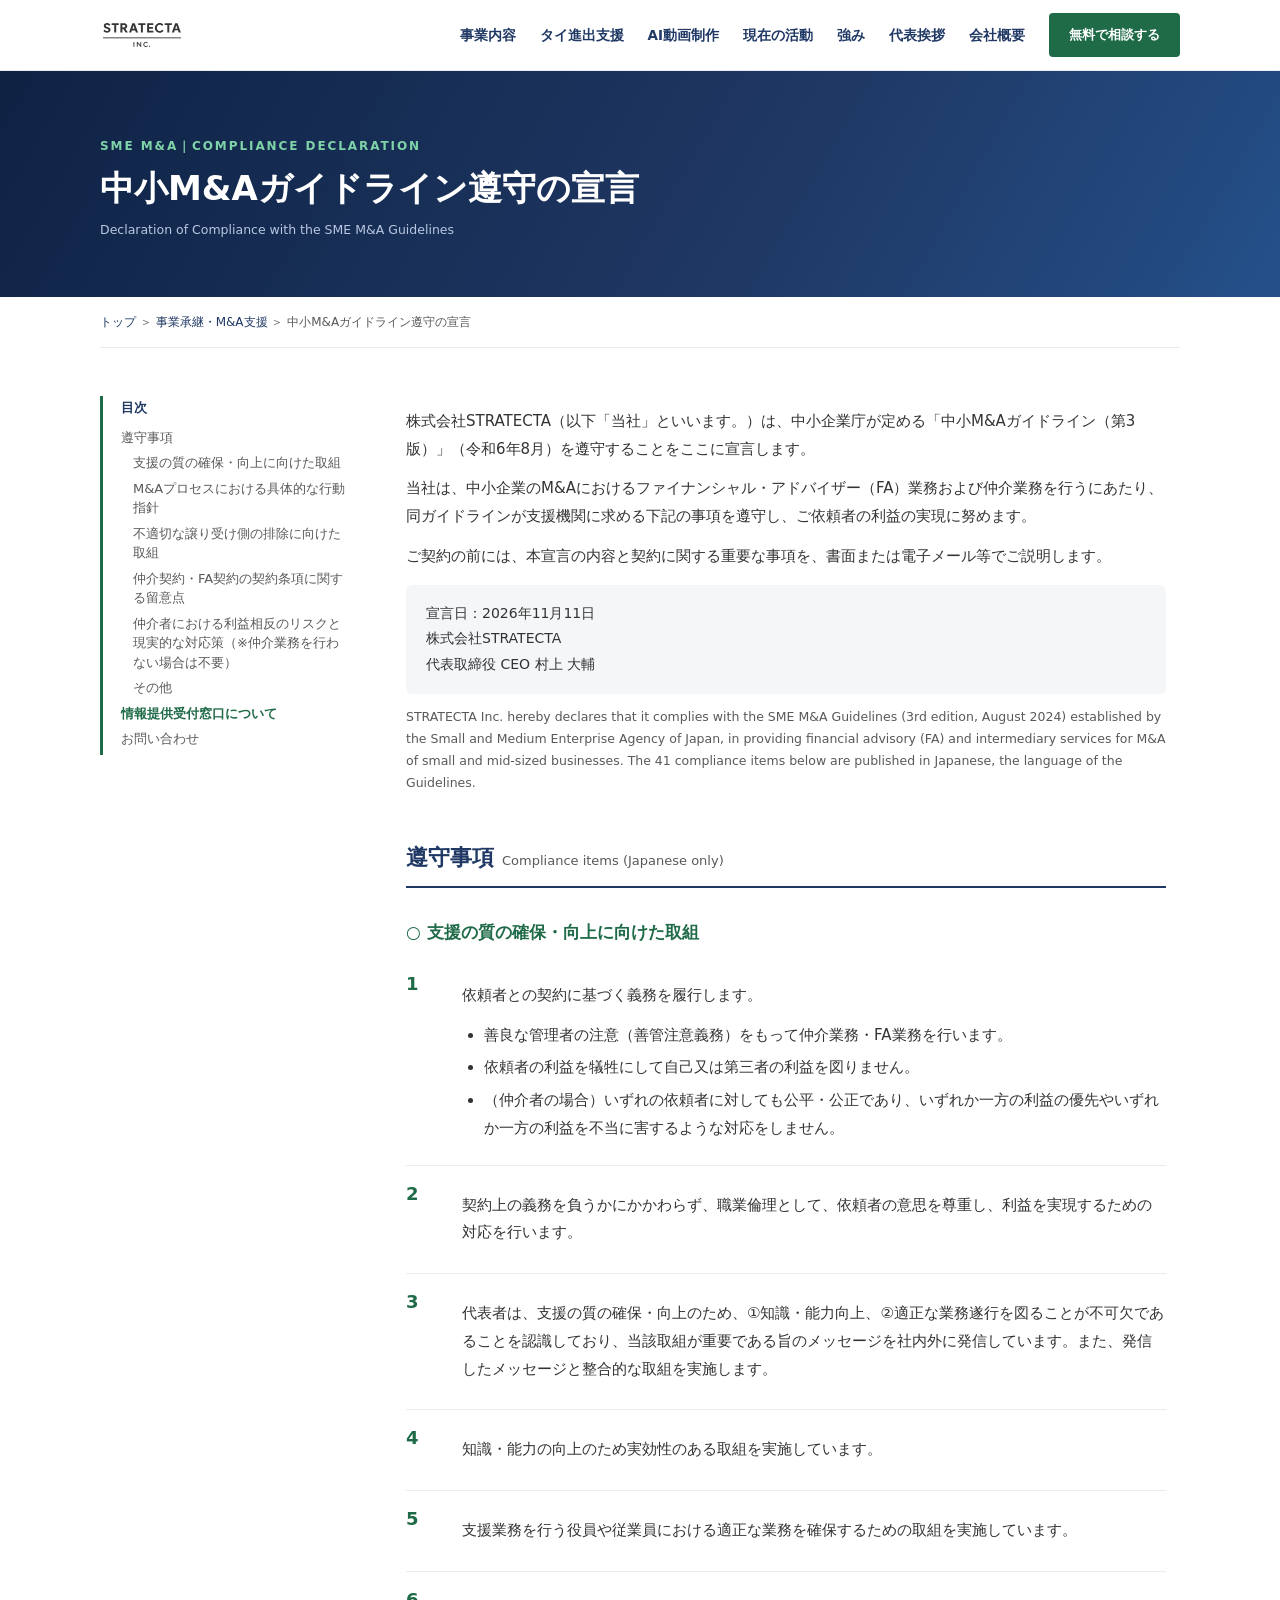
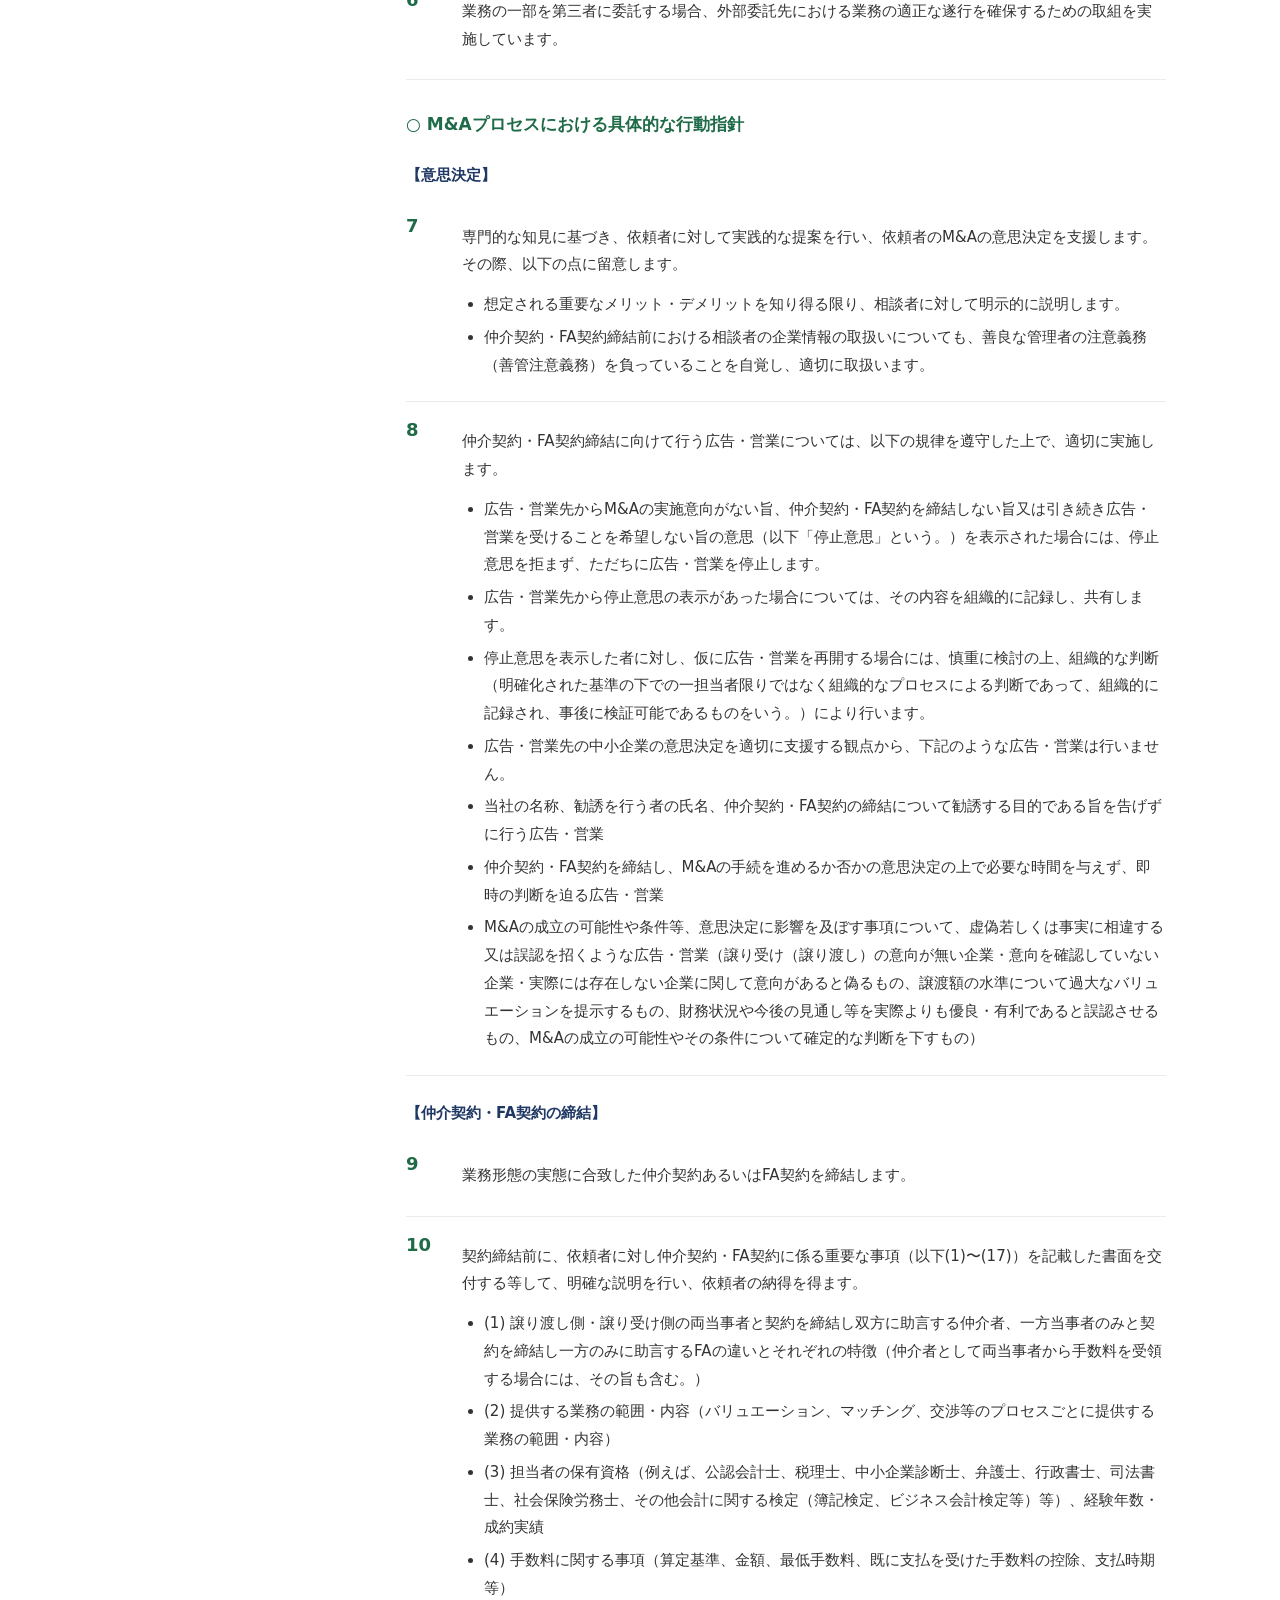
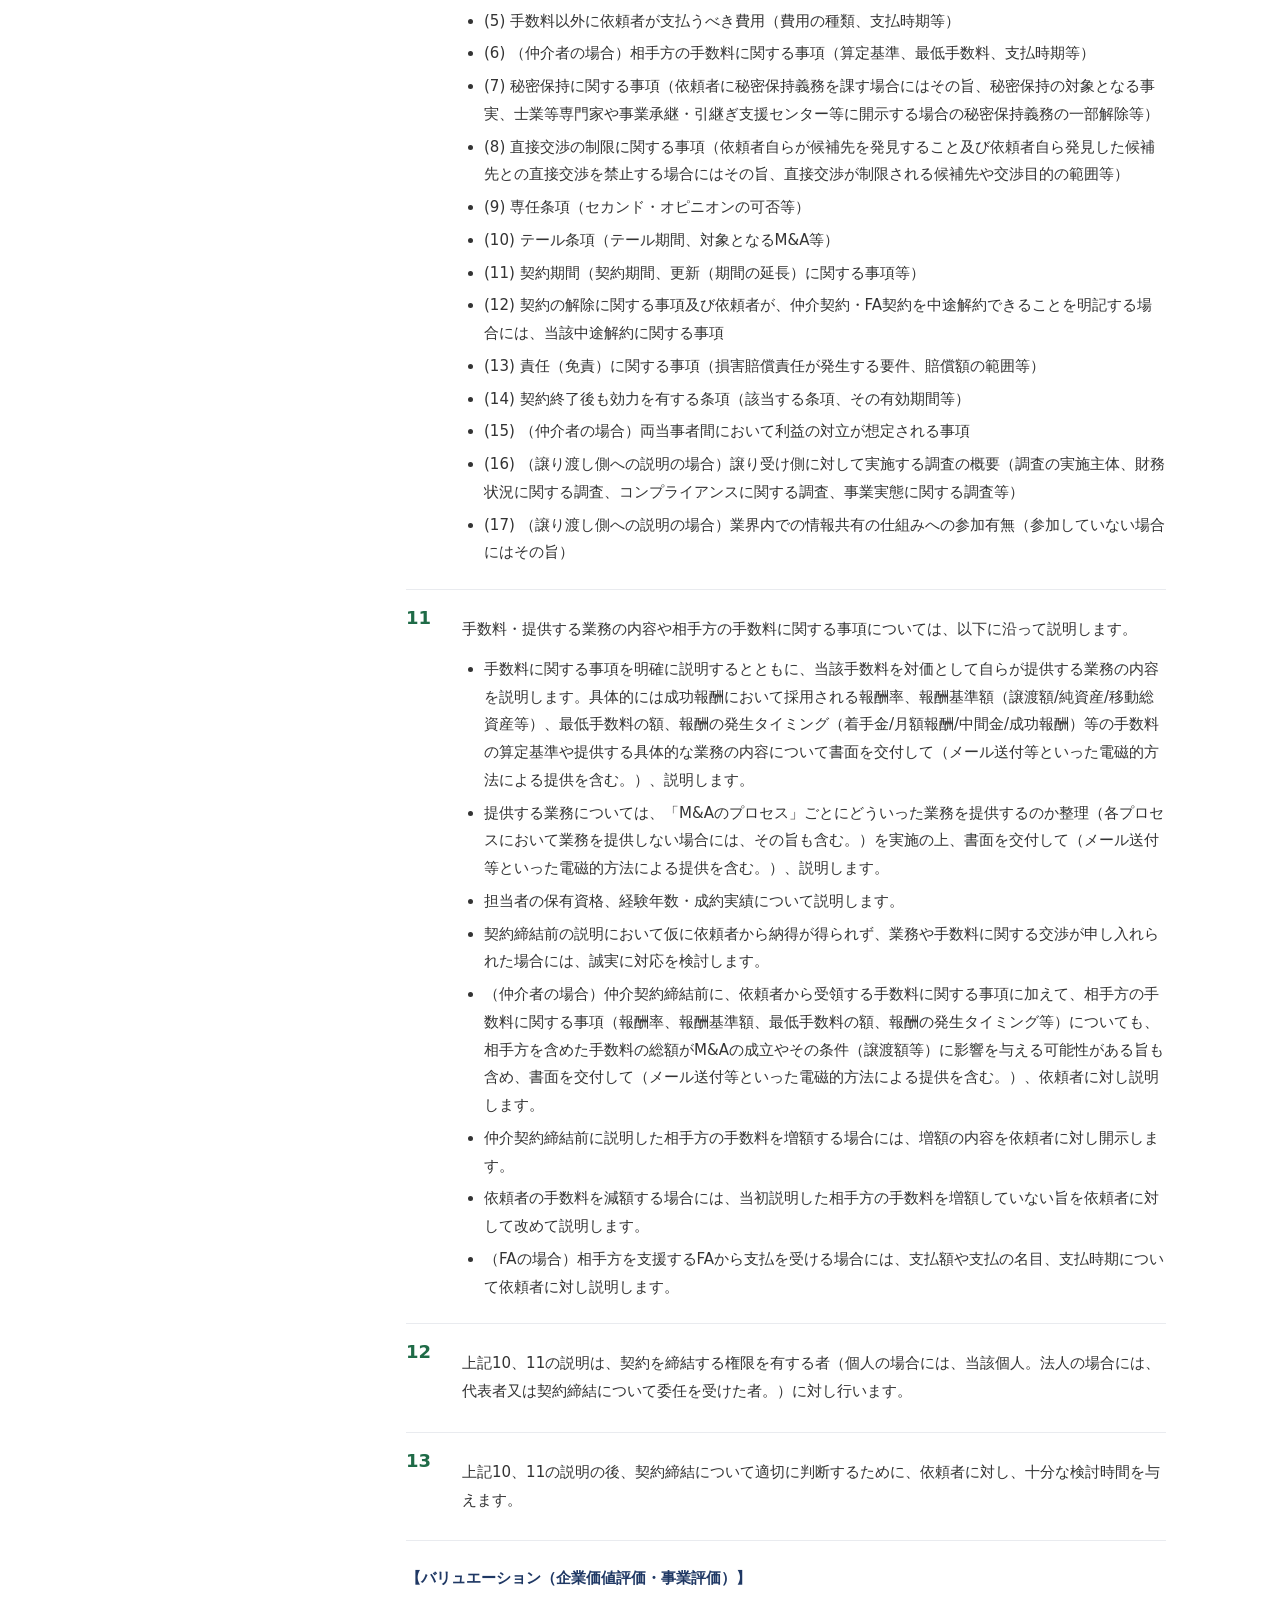
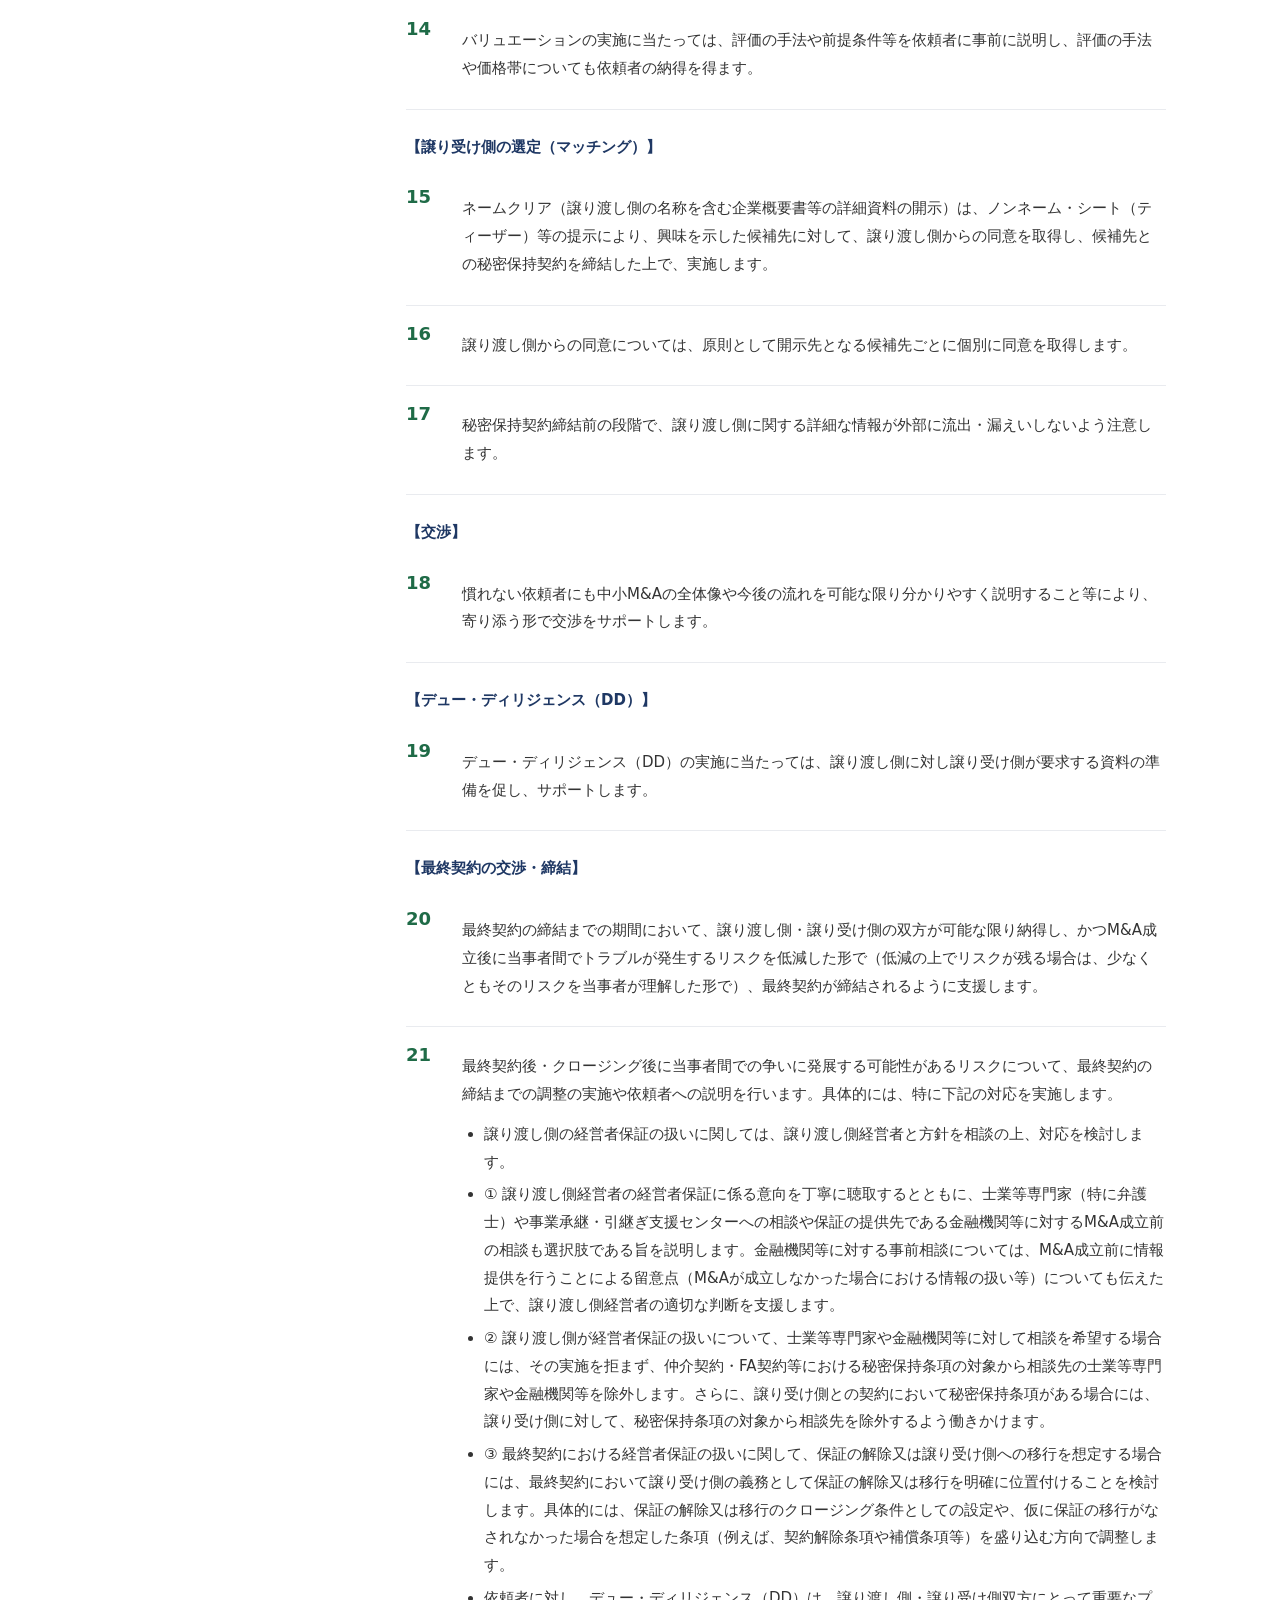
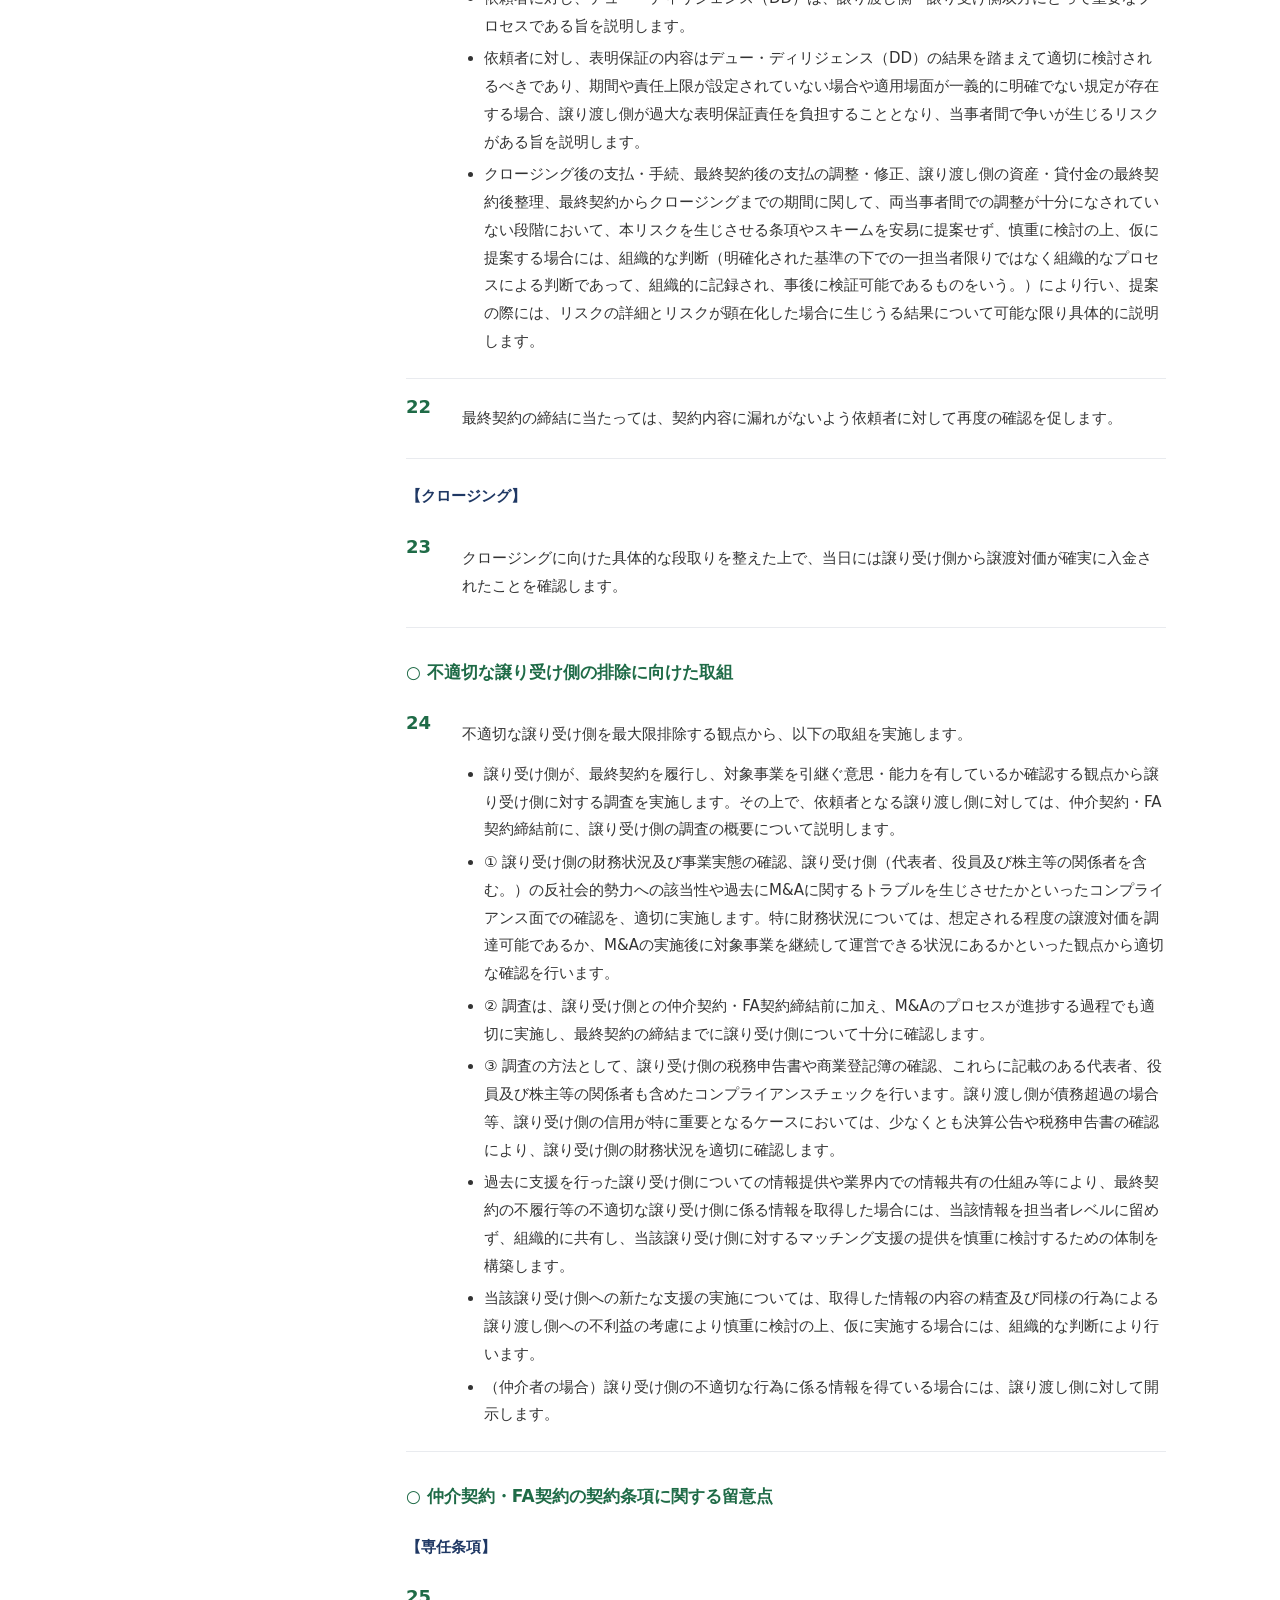
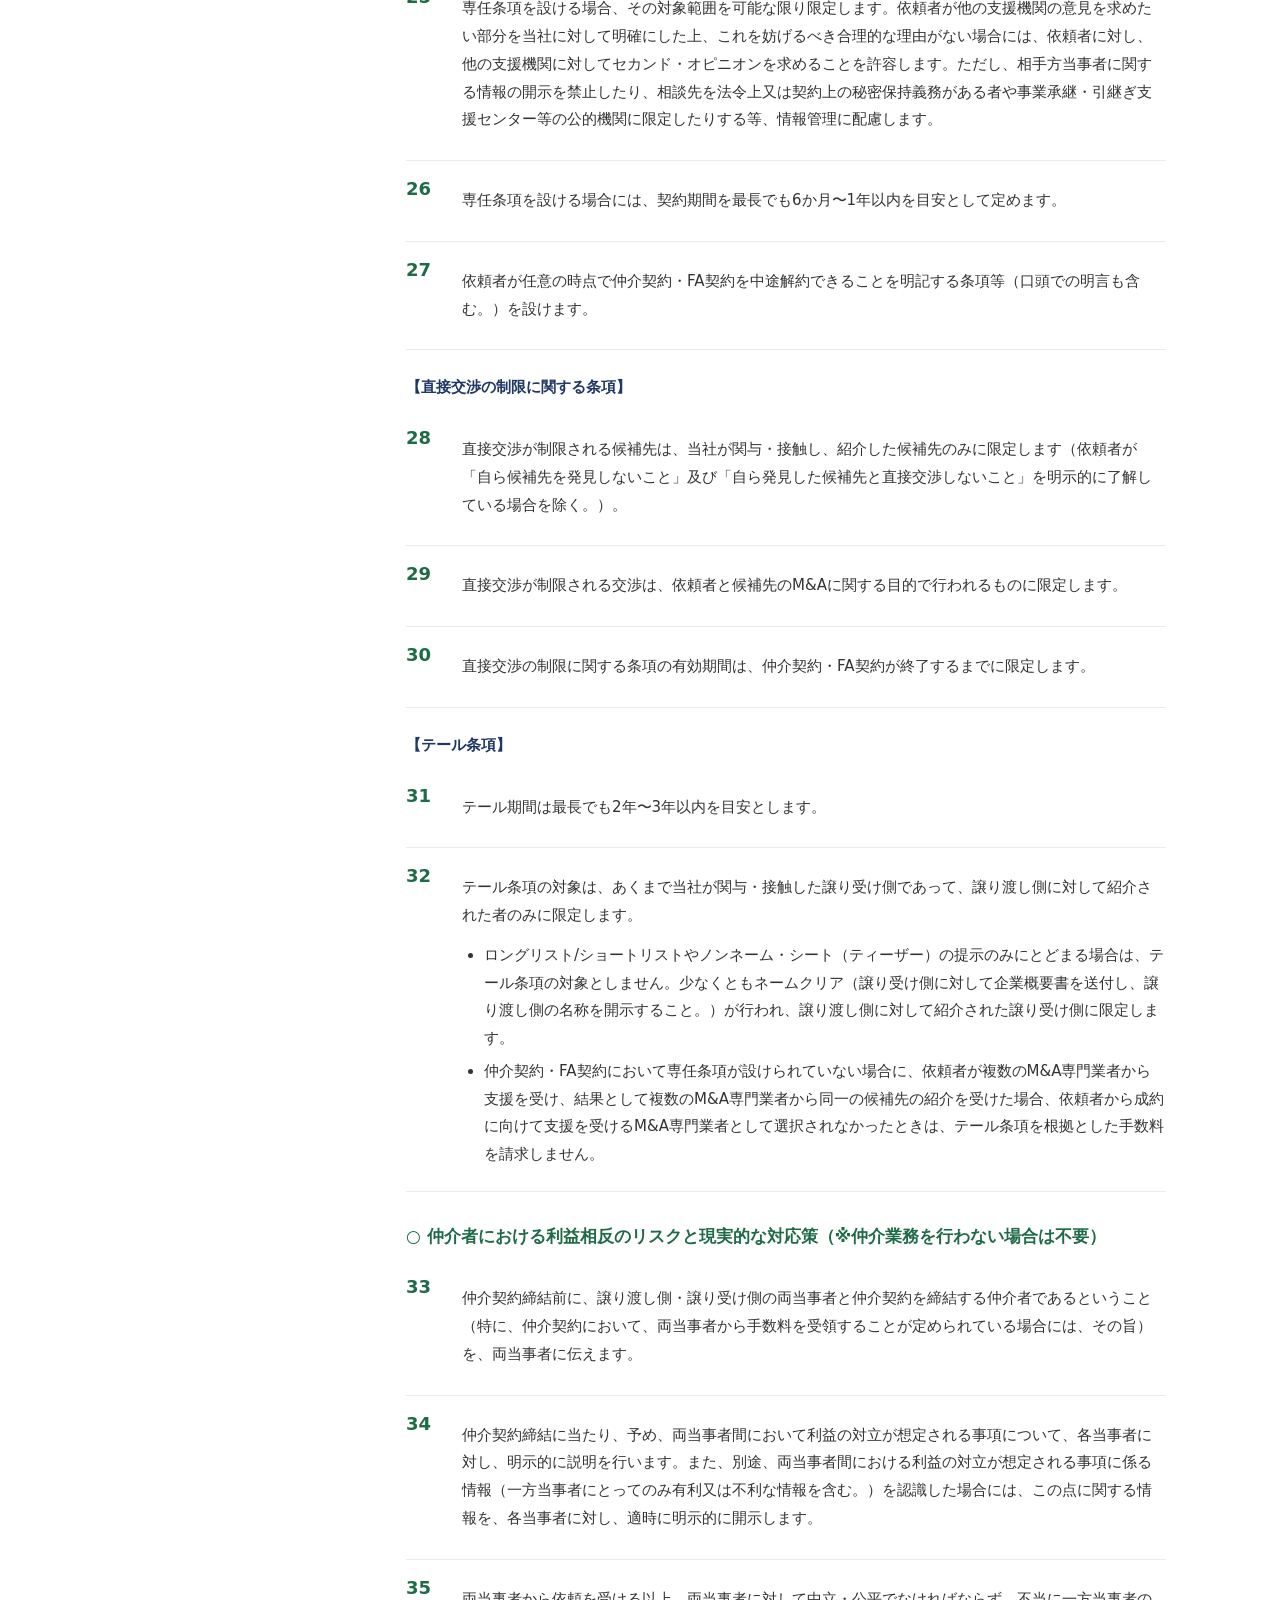
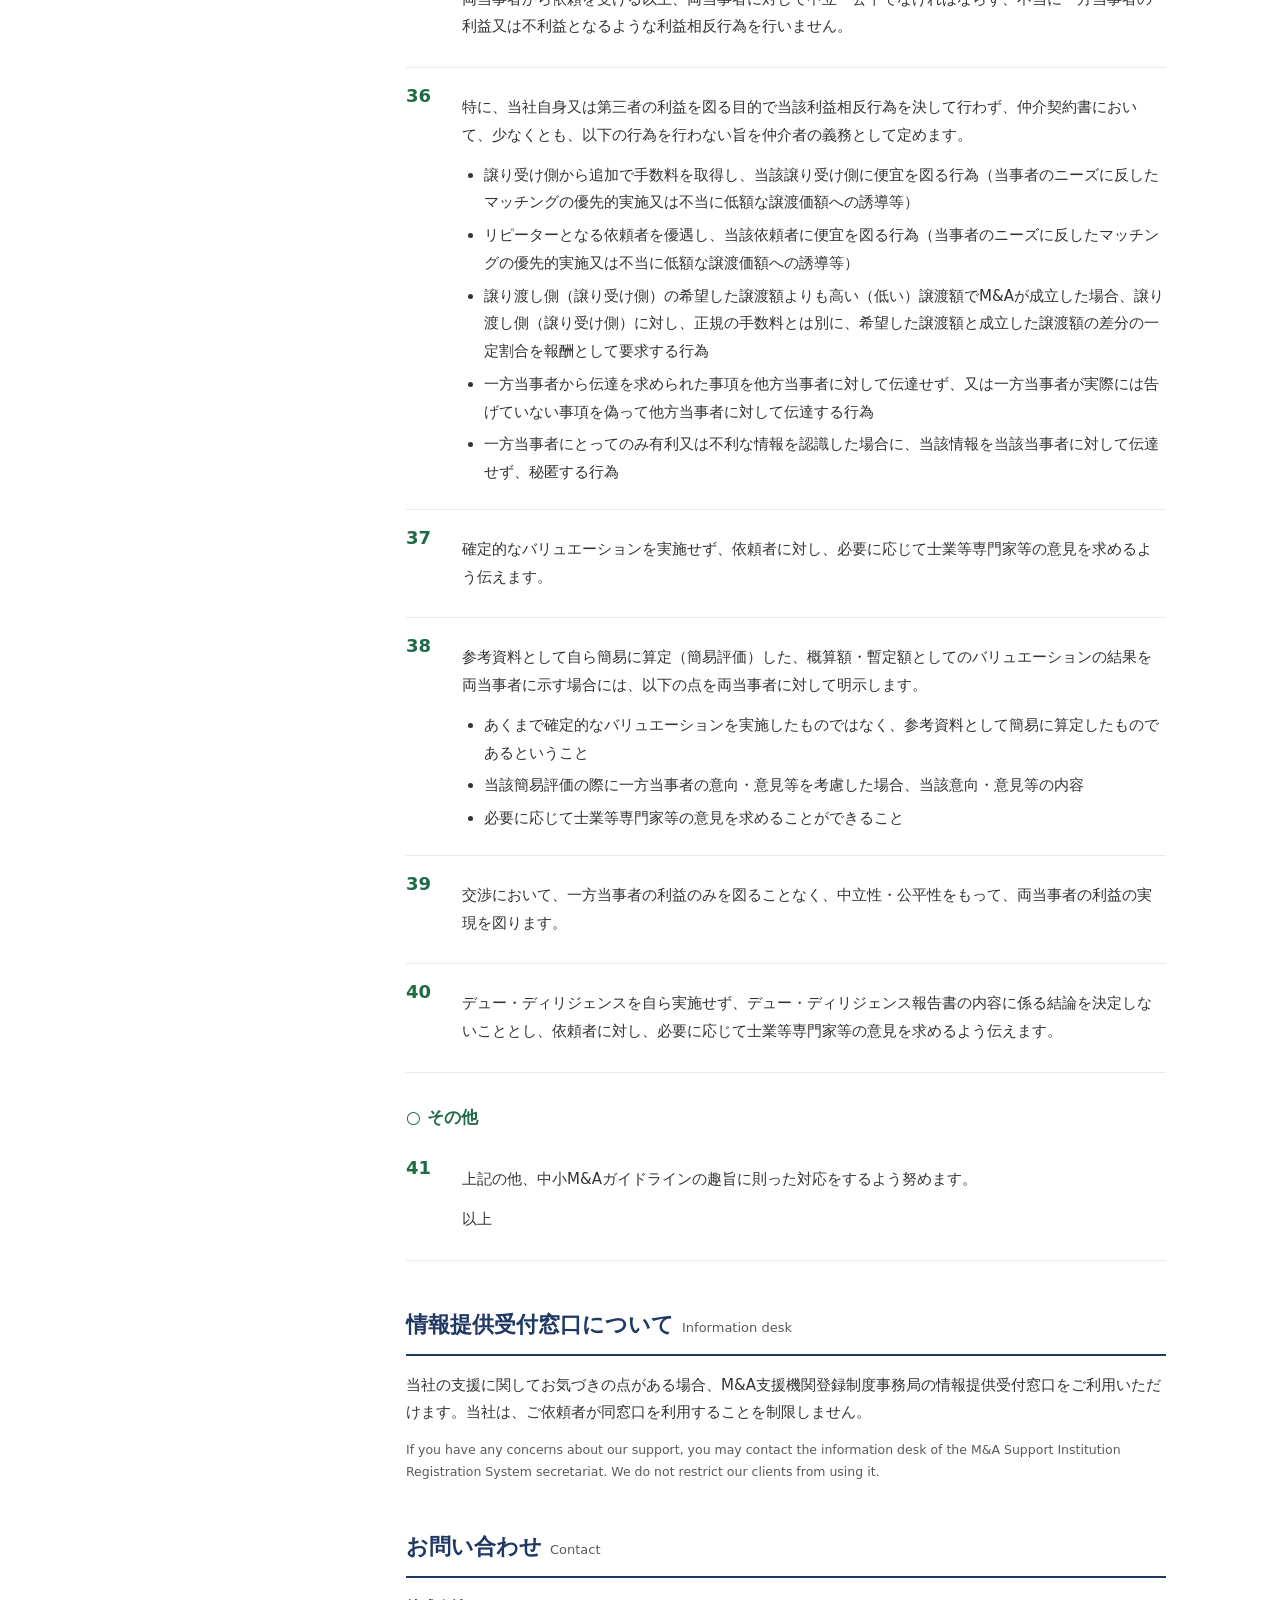
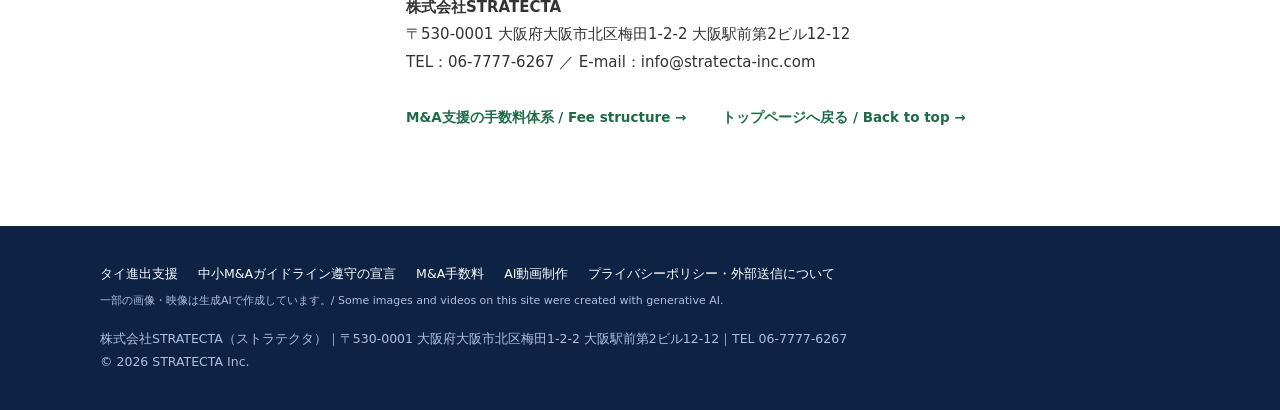
<file: ma-declaration.html>
<!DOCTYPE html>
<html lang="ja">
<head>
<meta charset="utf-8">
<meta name="viewport" content="width=device-width,initial-scale=1">
<meta http-equiv="Content-Security-Policy" content="default-src 'self'; script-src 'self' https://www.googletagmanager.com; connect-src 'self' https://*.google-analytics.com https://*.analytics.google.com https://www.googletagmanager.com; img-src 'self' data: https://*.google-analytics.com https://www.googletagmanager.com; style-src 'self' 'unsafe-inline' https://fonts.googleapis.com; font-src https://fonts.gstatic.com; media-src 'self'; object-src 'none'; base-uri 'self'; form-action 'none'; frame-src 'none'">
<meta name="referrer" content="strict-origin-when-cross-origin">
<!-- Google Analytics 4: 測定ID（G-から始まる）を content に入れると計測が始まる。空のままなら何も送信しない -->
<meta name="ga-id" content="G-WD78PF4XY0">

<title>中小M&amp;Aガイドライン遵守の宣言｜株式会社STRATECTA</title>
<meta name="description" content="株式会社STRATECTAは、中小企業庁が定める「中小M&amp;Aガイドライン（第3版）」（令和6年8月）を遵守することを宣言します。遵守事項と、情報提供受付窓口についてのご案内を掲載しています。">
<meta property="og:title" content="中小M&amp;Aガイドライン遵守の宣言｜株式会社STRATECTA">
<meta property="og:description" content="株式会社STRATECTAは、中小企業庁が定める「中小M&amp;Aガイドライン（第3版）」（令和6年8月）を遵守することを宣言します。遵守事項と、情報提供受付窓口についてのご案内を掲載しています。">
<meta property="og:type" content="website">
<meta property="og:image" content="https://stratecta-inc.com/assets/img/ogp.jpg">
<meta property="og:url" content="https://stratecta-inc.com/ma-declaration.html">
<meta property="og:site_name" content="株式会社STRATECTA">
<meta name="twitter:card" content="summary_large_image">
<link rel="icon" href="favicon.ico" sizes="any">
<link rel="icon" href="assets/stratecta-symbol.svg" type="image/svg+xml">
<link rel="apple-touch-icon" href="assets/stratecta-symbol-180.png">
<link rel="preconnect" href="https://fonts.googleapis.com"><link rel="preconnect" href="https://fonts.gstatic.com" crossorigin>
<link href="https://fonts.googleapis.com/css2?family=Noto+Sans+JP:wght@400;700;900&display=swap" rel="stylesheet">
<link rel="stylesheet" href="assets/site.css?v=20261118m">
</head>
<body>

<header class="hd"><div class="wrap">
  <a class="logo" href="index.html"><img src="assets/logo.svg" alt="株式会社STRATECTA（STRATECTA Inc.）"></a>
  <nav class="nav" aria-label="メインメニュー">
    <a href="index.html#services">事業内容</a>
    <a href="thailand.html">タイ進出支援</a>
    <a href="video.html">AI動画制作</a>
    <a href="index.html#projects">現在の活動</a>
    <a href="index.html#strength">強み</a>
    <a href="index.html#ceo">代表挨拶</a>
    <a href="index.html#company">会社概要</a>
    <a class="btn btn-p" href="index.html#contact">無料で相談する</a>
  </nav>
  <button class="burger" aria-label="メニュー" aria-expanded="false"><span></span></button>
</div></header>

<main>

<div class="page-hd"><div class="wrap"><div class="eyebrow">SME M&amp;A｜Compliance Declaration</div><h1>中小M&amp;Aガイドライン遵守の宣言</h1><div class="en">Declaration of Compliance with the SME M&amp;A Guidelines</div></div></div>
<div class="wrap"><div class="crumb"><a href="index.html">トップ</a> ＞ <a href="index.html#svc-03">事業承継・M&amp;A支援</a> ＞ 中小M&amp;Aガイドライン遵守の宣言</div>
<div class="doc"><nav class="toc" aria-label="目次"><b>目次</b><a href="#s1" style="padding-left:0px">遵守事項</a><a href="#s2" style="padding-left:12px">支援の質の確保・向上に向けた取組</a><a href="#s3" style="padding-left:12px">M&amp;Aプロセスにおける具体的な行動指針</a><a href="#s12" style="padding-left:12px">不適切な譲り受け側の排除に向けた取組</a><a href="#s13" style="padding-left:12px">仲介契約・FA契約の契約条項に関する留意点</a><a href="#s17" style="padding-left:12px">仲介者における利益相反のリスクと現実的な対応策（※仲介業務を行わない場合は不要）</a><a href="#s18" style="padding-left:12px">その他</a><a href="#s19" style="padding-left:0px">情報提供受付窓口について</a><a href="#contact" style="padding-left:0px">お問い合わせ</a></nav><div class="doc-body">
<p>株式会社STRATECTA（以下「当社」といいます。）は、中小企業庁が定める「中小M&amp;Aガイドライン（第3版）」（令和6年8月）を遵守することをここに宣言します。</p>
<p>当社は、中小企業のM&amp;Aにおけるファイナンシャル・アドバイザー（FA）業務および仲介業務を行うにあたり、同ガイドラインが支援機関に求める下記の事項を遵守し、ご依頼者の利益の実現に努めます。</p>
<p>ご契約の前には、本宣言の内容と契約に関する重要な事項を、書面または電子メール等でご説明します。</p>
<div class="sig">宣言日：2026年11月11日<br>株式会社STRATECTA<br>代表取締役 CEO 村上 大輔</div>
<p class="en">STRATECTA Inc. hereby declares that it complies with the SME M&amp;A Guidelines (3rd edition, August 2024) established by the Small and Medium Enterprise Agency of Japan, in providing financial advisory (FA) and intermediary services for M&amp;A of small and mid-sized businesses. The 41 compliance items below are published in Japanese, the language of the Guidelines.</p>
<h2 id="s1">遵守事項<small>Compliance items (Japanese only)</small></h2>
<h3 id="s2">○ 支援の質の確保・向上に向けた取組</h3>
<div class="item"><div class="n">1</div><div>
<p>依頼者との契約に基づく義務を履行します。</p>
<ul>
<li>善良な管理者の注意（善管注意義務）をもって仲介業務・FA業務を行います。</li>
<li>依頼者の利益を犠牲にして自己又は第三者の利益を図りません。</li>
<li>（仲介者の場合）いずれの依頼者に対しても公平・公正であり、いずれか一方の利益の優先やいずれか一方の利益を不当に害するような対応をしません。</li>
</ul>
</div></div>
<div class="item"><div class="n">2</div><div>
<p>契約上の義務を負うかにかかわらず、職業倫理として、依頼者の意思を尊重し、利益を実現するための対応を行います。</p>
</div></div>
<div class="item"><div class="n">3</div><div>
<p>代表者は、支援の質の確保・向上のため、①知識・能力向上、②適正な業務遂行を図ることが不可欠であることを認識しており、当該取組が重要である旨のメッセージを社内外に発信しています。また、発信したメッセージと整合的な取組を実施します。</p>
</div></div>
<div class="item"><div class="n">4</div><div>
<p>知識・能力の向上のため実効性のある取組を実施しています。</p>
</div></div>
<div class="item"><div class="n">5</div><div>
<p>支援業務を行う役員や従業員における適正な業務を確保するための取組を実施しています。</p>
</div></div>
<div class="item"><div class="n">6</div><div>
<p>業務の一部を第三者に委託する場合、外部委託先における業務の適正な遂行を確保するための取組を実施しています。</p>
</div></div>
<h3 id="s3">○ M&amp;Aプロセスにおける具体的な行動指針</h3>
<h4>【意思決定】</h4>
<div class="item"><div class="n">7</div><div>
<p>専門的な知見に基づき、依頼者に対して実践的な提案を行い、依頼者のM&amp;Aの意思決定を支援します。その際、以下の点に留意します。</p>
<ul>
<li>想定される重要なメリット・デメリットを知り得る限り、相談者に対して明示的に説明します。</li>
<li>仲介契約・FA契約締結前における相談者の企業情報の取扱いについても、善良な管理者の注意義務（善管注意義務）を負っていることを自覚し、適切に取扱います。</li>
</ul>
</div></div>
<div class="item"><div class="n">8</div><div>
<p>仲介契約・FA契約締結に向けて行う広告・営業については、以下の規律を遵守した上で、適切に実施します。</p>
<ul>
<li>広告・営業先からM&amp;Aの実施意向がない旨、仲介契約・FA契約を締結しない旨又は引き続き広告・営業を受けることを希望しない旨の意思（以下「停止意思」という。）を表示された場合には、停止意思を拒まず、ただちに広告・営業を停止します。</li>
<li>広告・営業先から停止意思の表示があった場合については、その内容を組織的に記録し、共有します。</li>
<li>停止意思を表示した者に対し、仮に広告・営業を再開する場合には、慎重に検討の上、組織的な判断（明確化された基準の下での一担当者限りではなく組織的なプロセスによる判断であって、組織的に記録され、事後に検証可能であるものをいう。）により行います。</li>
<li>広告・営業先の中小企業の意思決定を適切に支援する観点から、下記のような広告・営業は行いません。</li>
<li>当社の名称、勧誘を行う者の氏名、仲介契約・FA契約の締結について勧誘する目的である旨を告げずに行う広告・営業</li>
<li>仲介契約・FA契約を締結し、M&amp;Aの手続を進めるか否かの意思決定の上で必要な時間を与えず、即時の判断を迫る広告・営業</li>
<li>M&amp;Aの成立の可能性や条件等、意思決定に影響を及ぼす事項について、虚偽若しくは事実に相違する又は誤認を招くような広告・営業（譲り受け（譲り渡し）の意向が無い企業・意向を確認していない企業・実際には存在しない企業に関して意向があると偽るもの、譲渡額の水準について過大なバリュエーションを提示するもの、財務状況や今後の見通し等を実際よりも優良・有利であると誤認させるもの、M&amp;Aの成立の可能性やその条件について確定的な判断を下すもの）</li>
</ul>
</div></div>
<h4>【仲介契約・FA契約の締結】</h4>
<div class="item"><div class="n">9</div><div>
<p>業務形態の実態に合致した仲介契約あるいはFA契約を締結します。</p>
</div></div>
<div class="item"><div class="n">10</div><div>
<p>契約締結前に、依頼者に対し仲介契約・FA契約に係る重要な事項（以下(1)〜(17)）を記載した書面を交付する等して、明確な説明を行い、依頼者の納得を得ます。</p>
<ul>
<li>(1) 譲り渡し側・譲り受け側の両当事者と契約を締結し双方に助言する仲介者、一方当事者のみと契約を締結し一方のみに助言するFAの違いとそれぞれの特徴（仲介者として両当事者から手数料を受領する場合には、その旨も含む。）</li>
<li>(2) 提供する業務の範囲・内容（バリュエーション、マッチング、交渉等のプロセスごとに提供する業務の範囲・内容）</li>
<li>(3) 担当者の保有資格（例えば、公認会計士、税理士、中小企業診断士、弁護士、行政書士、司法書士、社会保険労務士、その他会計に関する検定（簿記検定、ビジネス会計検定等）等）、経験年数・成約実績</li>
<li>(4) 手数料に関する事項（算定基準、金額、最低手数料、既に支払を受けた手数料の控除、支払時期等）</li>
<li>(5) 手数料以外に依頼者が支払うべき費用（費用の種類、支払時期等）</li>
<li>(6) （仲介者の場合）相手方の手数料に関する事項（算定基準、最低手数料、支払時期等）</li>
<li>(7) 秘密保持に関する事項（依頼者に秘密保持義務を課す場合にはその旨、秘密保持の対象となる事実、士業等専門家や事業承継・引継ぎ支援センター等に開示する場合の秘密保持義務の一部解除等）</li>
<li>(8) 直接交渉の制限に関する事項（依頼者自らが候補先を発見すること及び依頼者自ら発見した候補先との直接交渉を禁止する場合にはその旨、直接交渉が制限される候補先や交渉目的の範囲等）</li>
<li>(9) 専任条項（セカンド・オピニオンの可否等）</li>
<li>(10) テール条項（テール期間、対象となるM&amp;A等）</li>
<li>(11) 契約期間（契約期間、更新（期間の延長）に関する事項等）</li>
<li>(12) 契約の解除に関する事項及び依頼者が、仲介契約・FA契約を中途解約できることを明記する場合には、当該中途解約に関する事項</li>
<li>(13) 責任（免責）に関する事項（損害賠償責任が発生する要件、賠償額の範囲等）</li>
<li>(14) 契約終了後も効力を有する条項（該当する条項、その有効期間等）</li>
<li>(15) （仲介者の場合）両当事者間において利益の対立が想定される事項</li>
<li>(16) （譲り渡し側への説明の場合）譲り受け側に対して実施する調査の概要（調査の実施主体、財務状況に関する調査、コンプライアンスに関する調査、事業実態に関する調査等）</li>
<li>(17) （譲り渡し側への説明の場合）業界内での情報共有の仕組みへの参加有無（参加していない場合にはその旨）</li>
</ul>
</div></div>
<div class="item"><div class="n">11</div><div>
<p>手数料・提供する業務の内容や相手方の手数料に関する事項については、以下に沿って説明します。</p>
<ul>
<li>手数料に関する事項を明確に説明するとともに、当該手数料を対価として自らが提供する業務の内容を説明します。具体的には成功報酬において採用される報酬率、報酬基準額（譲渡額/純資産/移動総資産等）、最低手数料の額、報酬の発生タイミング（着手金/月額報酬/中間金/成功報酬）等の手数料の算定基準や提供する具体的な業務の内容について書面を交付して（メール送付等といった電磁的方法による提供を含む。）、説明します。</li>
<li>提供する業務については、「M&amp;Aのプロセス」ごとにどういった業務を提供するのか整理（各プロセスにおいて業務を提供しない場合には、その旨も含む。）を実施の上、書面を交付して（メール送付等といった電磁的方法による提供を含む。）、説明します。</li>
<li>担当者の保有資格、経験年数・成約実績について説明します。</li>
<li>契約締結前の説明において仮に依頼者から納得が得られず、業務や手数料に関する交渉が申し入れられた場合には、誠実に対応を検討します。</li>
<li>（仲介者の場合）仲介契約締結前に、依頼者から受領する手数料に関する事項に加えて、相手方の手数料に関する事項（報酬率、報酬基準額、最低手数料の額、報酬の発生タイミング等）についても、相手方を含めた手数料の総額がM&amp;Aの成立やその条件（譲渡額等）に影響を与える可能性がある旨も含め、書面を交付して（メール送付等といった電磁的方法による提供を含む。）、依頼者に対し説明します。</li>
<li>仲介契約締結前に説明した相手方の手数料を増額する場合には、増額の内容を依頼者に対し開示します。</li>
<li>依頼者の手数料を減額する場合には、当初説明した相手方の手数料を増額していない旨を依頼者に対して改めて説明します。</li>
<li>（FAの場合）相手方を支援するFAから支払を受ける場合には、支払額や支払の名目、支払時期について依頼者に対し説明します。</li>
</ul>
</div></div>
<div class="item"><div class="n">12</div><div>
<p>上記10、11の説明は、契約を締結する権限を有する者（個人の場合には、当該個人。法人の場合には、代表者又は契約締結について委任を受けた者。）に対し行います。</p>
</div></div>
<div class="item"><div class="n">13</div><div>
<p>上記10、11の説明の後、契約締結について適切に判断するために、依頼者に対し、十分な検討時間を与えます。</p>
</div></div>
<h4>【バリュエーション（企業価値評価・事業評価）】</h4>
<div class="item"><div class="n">14</div><div>
<p>バリュエーションの実施に当たっては、評価の手法や前提条件等を依頼者に事前に説明し、評価の手法や価格帯についても依頼者の納得を得ます。</p>
</div></div>
<h4>【譲り受け側の選定（マッチング）】</h4>
<div class="item"><div class="n">15</div><div>
<p>ネームクリア（譲り渡し側の名称を含む企業概要書等の詳細資料の開示）は、ノンネーム・シート（ティーザー）等の提示により、興味を示した候補先に対して、譲り渡し側からの同意を取得し、候補先との秘密保持契約を締結した上で、実施します。</p>
</div></div>
<div class="item"><div class="n">16</div><div>
<p>譲り渡し側からの同意については、原則として開示先となる候補先ごとに個別に同意を取得します。</p>
</div></div>
<div class="item"><div class="n">17</div><div>
<p>秘密保持契約締結前の段階で、譲り渡し側に関する詳細な情報が外部に流出・漏えいしないよう注意します。</p>
</div></div>
<h4>【交渉】</h4>
<div class="item"><div class="n">18</div><div>
<p>慣れない依頼者にも中小M&amp;Aの全体像や今後の流れを可能な限り分かりやすく説明すること等により、寄り添う形で交渉をサポートします。</p>
</div></div>
<h4>【デュー・ディリジェンス（DD）】</h4>
<div class="item"><div class="n">19</div><div>
<p>デュー・ディリジェンス（DD）の実施に当たっては、譲り渡し側に対し譲り受け側が要求する資料の準備を促し、サポートします。</p>
</div></div>
<h4>【最終契約の交渉・締結】</h4>
<div class="item"><div class="n">20</div><div>
<p>最終契約の締結までの期間において、譲り渡し側・譲り受け側の双方が可能な限り納得し、かつM&amp;A成立後に当事者間でトラブルが発生するリスクを低減した形で（低減の上でリスクが残る場合は、少なくともそのリスクを当事者が理解した形で）、最終契約が締結されるように支援します。</p>
</div></div>
<div class="item"><div class="n">21</div><div>
<p>最終契約後・クロージング後に当事者間での争いに発展する可能性があるリスクについて、最終契約の締結までの調整の実施や依頼者への説明を行います。具体的には、特に下記の対応を実施します。</p>
<ul>
<li>譲り渡し側の経営者保証の扱いに関しては、譲り渡し側経営者と方針を相談の上、対応を検討します。</li>
<li>① 譲り渡し側経営者の経営者保証に係る意向を丁寧に聴取するとともに、士業等専門家（特に弁護士）や事業承継・引継ぎ支援センターへの相談や保証の提供先である金融機関等に対するM&amp;A成立前の相談も選択肢である旨を説明します。金融機関等に対する事前相談については、M&amp;A成立前に情報提供を行うことによる留意点（M&amp;Aが成立しなかった場合における情報の扱い等）についても伝えた上で、譲り渡し側経営者の適切な判断を支援します。</li>
<li>② 譲り渡し側が経営者保証の扱いについて、士業等専門家や金融機関等に対して相談を希望する場合には、その実施を拒まず、仲介契約・FA契約等における秘密保持条項の対象から相談先の士業等専門家や金融機関等を除外します。さらに、譲り受け側との契約において秘密保持条項がある場合には、譲り受け側に対して、秘密保持条項の対象から相談先を除外するよう働きかけます。</li>
<li>③ 最終契約における経営者保証の扱いに関して、保証の解除又は譲り受け側への移行を想定する場合には、最終契約において譲り受け側の義務として保証の解除又は移行を明確に位置付けることを検討します。具体的には、保証の解除又は移行のクロージング条件としての設定や、仮に保証の移行がなされなかった場合を想定した条項（例えば、契約解除条項や補償条項等）を盛り込む方向で調整します。</li>
<li>依頼者に対し、デュー・ディリジェンス（DD）は、譲り渡し側・譲り受け側双方にとって重要なプロセスである旨を説明します。</li>
<li>依頼者に対し、表明保証の内容はデュー・ディリジェンス（DD）の結果を踏まえて適切に検討されるべきであり、期間や責任上限が設定されていない場合や適用場面が一義的に明確でない規定が存在する場合、譲り渡し側が過大な表明保証責任を負担することとなり、当事者間で争いが生じるリスクがある旨を説明します。</li>
<li>クロージング後の支払・手続、最終契約後の支払の調整・修正、譲り渡し側の資産・貸付金の最終契約後整理、最終契約からクロージングまでの期間に関して、両当事者間での調整が十分になされていない段階において、本リスクを生じさせる条項やスキームを安易に提案せず、慎重に検討の上、仮に提案する場合には、組織的な判断（明確化された基準の下での一担当者限りではなく組織的なプロセスによる判断であって、組織的に記録され、事後に検証可能であるものをいう。）により行い、提案の際には、リスクの詳細とリスクが顕在化した場合に生じうる結果について可能な限り具体的に説明します。</li>
</ul>
</div></div>
<div class="item"><div class="n">22</div><div>
<p>最終契約の締結に当たっては、契約内容に漏れがないよう依頼者に対して再度の確認を促します。</p>
</div></div>
<h4>【クロージング】</h4>
<div class="item"><div class="n">23</div><div>
<p>クロージングに向けた具体的な段取りを整えた上で、当日には譲り受け側から譲渡対価が確実に入金されたことを確認します。</p>
</div></div>
<h3 id="s12">○ 不適切な譲り受け側の排除に向けた取組</h3>
<div class="item"><div class="n">24</div><div>
<p>不適切な譲り受け側を最大限排除する観点から、以下の取組を実施します。</p>
<ul>
<li>譲り受け側が、最終契約を履行し、対象事業を引継ぐ意思・能力を有しているか確認する観点から譲り受け側に対する調査を実施します。その上で、依頼者となる譲り渡し側に対しては、仲介契約・FA契約締結前に、譲り受け側の調査の概要について説明します。</li>
<li>① 譲り受け側の財務状況及び事業実態の確認、譲り受け側（代表者、役員及び株主等の関係者を含む。）の反社会的勢力への該当性や過去にM&amp;Aに関するトラブルを生じさせたかといったコンプライアンス面での確認を、適切に実施します。特に財務状況については、想定される程度の譲渡対価を調達可能であるか、M&amp;Aの実施後に対象事業を継続して運営できる状況にあるかといった観点から適切な確認を行います。</li>
<li>② 調査は、譲り受け側との仲介契約・FA契約締結前に加え、M&amp;Aのプロセスが進捗する過程でも適切に実施し、最終契約の締結までに譲り受け側について十分に確認します。</li>
<li>③ 調査の方法として、譲り受け側の税務申告書や商業登記簿の確認、これらに記載のある代表者、役員及び株主等の関係者も含めたコンプライアンスチェックを行います。譲り渡し側が債務超過の場合等、譲り受け側の信用が特に重要となるケースにおいては、少なくとも決算公告や税務申告書の確認により、譲り受け側の財務状況を適切に確認します。</li>
<li>過去に支援を行った譲り受け側についての情報提供や業界内での情報共有の仕組み等により、最終契約の不履行等の不適切な譲り受け側に係る情報を取得した場合には、当該情報を担当者レベルに留めず、組織的に共有し、当該譲り受け側に対するマッチング支援の提供を慎重に検討するための体制を構築します。</li>
<li>当該譲り受け側への新たな支援の実施については、取得した情報の内容の精査及び同様の行為による譲り渡し側への不利益の考慮により慎重に検討の上、仮に実施する場合には、組織的な判断により行います。</li>
<li>（仲介者の場合）譲り受け側の不適切な行為に係る情報を得ている場合には、譲り渡し側に対して開示します。</li>
</ul>
</div></div>
<h3 id="s13">○ 仲介契約・FA契約の契約条項に関する留意点</h3>
<h4>【専任条項】</h4>
<div class="item"><div class="n">25</div><div>
<p>専任条項を設ける場合、その対象範囲を可能な限り限定します。依頼者が他の支援機関の意見を求めたい部分を当社に対して明確にした上、これを妨げるべき合理的な理由がない場合には、依頼者に対し、他の支援機関に対してセカンド・オピニオンを求めることを許容します。ただし、相手方当事者に関する情報の開示を禁止したり、相談先を法令上又は契約上の秘密保持義務がある者や事業承継・引継ぎ支援センター等の公的機関に限定したりする等、情報管理に配慮します。</p>
</div></div>
<div class="item"><div class="n">26</div><div>
<p>専任条項を設ける場合には、契約期間を最長でも6か月〜1年以内を目安として定めます。</p>
</div></div>
<div class="item"><div class="n">27</div><div>
<p>依頼者が任意の時点で仲介契約・FA契約を中途解約できることを明記する条項等（口頭での明言も含む。）を設けます。</p>
</div></div>
<h4>【直接交渉の制限に関する条項】</h4>
<div class="item"><div class="n">28</div><div>
<p>直接交渉が制限される候補先は、当社が関与・接触し、紹介した候補先のみに限定します（依頼者が「自ら候補先を発見しないこと」及び「自ら発見した候補先と直接交渉しないこと」を明示的に了解している場合を除く。）。</p>
</div></div>
<div class="item"><div class="n">29</div><div>
<p>直接交渉が制限される交渉は、依頼者と候補先のM&amp;Aに関する目的で行われるものに限定します。</p>
</div></div>
<div class="item"><div class="n">30</div><div>
<p>直接交渉の制限に関する条項の有効期間は、仲介契約・FA契約が終了するまでに限定します。</p>
</div></div>
<h4>【テール条項】</h4>
<div class="item"><div class="n">31</div><div>
<p>テール期間は最長でも2年〜3年以内を目安とします。</p>
</div></div>
<div class="item"><div class="n">32</div><div>
<p>テール条項の対象は、あくまで当社が関与・接触した譲り受け側であって、譲り渡し側に対して紹介された者のみに限定します。</p>
<ul>
<li>ロングリスト/ショートリストやノンネーム・シート（ティーザー）の提示のみにとどまる場合は、テール条項の対象としません。少なくともネームクリア（譲り受け側に対して企業概要書を送付し、譲り渡し側の名称を開示すること。）が行われ、譲り渡し側に対して紹介された譲り受け側に限定します。</li>
<li>仲介契約・FA契約において専任条項が設けられていない場合に、依頼者が複数のM&amp;A専門業者から支援を受け、結果として複数のM&amp;A専門業者から同一の候補先の紹介を受けた場合、依頼者から成約に向けて支援を受けるM&amp;A専門業者として選択されなかったときは、テール条項を根拠とした手数料を請求しません。</li>
</ul>
</div></div>
<h3 id="s17">○ 仲介者における利益相反のリスクと現実的な対応策（※仲介業務を行わない場合は不要）</h3>
<div class="item"><div class="n">33</div><div>
<p>仲介契約締結前に、譲り渡し側・譲り受け側の両当事者と仲介契約を締結する仲介者であるということ（特に、仲介契約において、両当事者から手数料を受領することが定められている場合には、その旨）を、両当事者に伝えます。</p>
</div></div>
<div class="item"><div class="n">34</div><div>
<p>仲介契約締結に当たり、予め、両当事者間において利益の対立が想定される事項について、各当事者に対し、明示的に説明を行います。また、別途、両当事者間における利益の対立が想定される事項に係る情報（一方当事者にとってのみ有利又は不利な情報を含む。）を認識した場合には、この点に関する情報を、各当事者に対し、適時に明示的に開示します。</p>
</div></div>
<div class="item"><div class="n">35</div><div>
<p>両当事者から依頼を受ける以上、両当事者に対して中立・公平でなければならず、不当に一方当事者の利益又は不利益となるような利益相反行為を行いません。</p>
</div></div>
<div class="item"><div class="n">36</div><div>
<p>特に、当社自身又は第三者の利益を図る目的で当該利益相反行為を決して行わず、仲介契約書において、少なくとも、以下の行為を行わない旨を仲介者の義務として定めます。</p>
<ul>
<li>譲り受け側から追加で手数料を取得し、当該譲り受け側に便宜を図る行為（当事者のニーズに反したマッチングの優先的実施又は不当に低額な譲渡価額への誘導等）</li>
<li>リピーターとなる依頼者を優遇し、当該依頼者に便宜を図る行為（当事者のニーズに反したマッチングの優先的実施又は不当に低額な譲渡価額への誘導等）</li>
<li>譲り渡し側（譲り受け側）の希望した譲渡額よりも高い（低い）譲渡額でM&amp;Aが成立した場合、譲り渡し側（譲り受け側）に対し、正規の手数料とは別に、希望した譲渡額と成立した譲渡額の差分の一定割合を報酬として要求する行為</li>
<li>一方当事者から伝達を求められた事項を他方当事者に対して伝達せず、又は一方当事者が実際には告げていない事項を偽って他方当事者に対して伝達する行為</li>
<li>一方当事者にとってのみ有利又は不利な情報を認識した場合に、当該情報を当該当事者に対して伝達せず、秘匿する行為</li>
</ul>
</div></div>
<div class="item"><div class="n">37</div><div>
<p>確定的なバリュエーションを実施せず、依頼者に対し、必要に応じて士業等専門家等の意見を求めるよう伝えます。</p>
</div></div>
<div class="item"><div class="n">38</div><div>
<p>参考資料として自ら簡易に算定（簡易評価）した、概算額・暫定額としてのバリュエーションの結果を両当事者に示す場合には、以下の点を両当事者に対して明示します。</p>
<ul>
<li>あくまで確定的なバリュエーションを実施したものではなく、参考資料として簡易に算定したものであるということ</li>
<li>当該簡易評価の際に一方当事者の意向・意見等を考慮した場合、当該意向・意見等の内容</li>
<li>必要に応じて士業等専門家等の意見を求めることができること</li>
</ul>
</div></div>
<div class="item"><div class="n">39</div><div>
<p>交渉において、一方当事者の利益のみを図ることなく、中立性・公平性をもって、両当事者の利益の実現を図ります。</p>
</div></div>
<div class="item"><div class="n">40</div><div>
<p>デュー・ディリジェンスを自ら実施せず、デュー・ディリジェンス報告書の内容に係る結論を決定しないこととし、依頼者に対し、必要に応じて士業等専門家等の意見を求めるよう伝えます。</p>
</div></div>
<h3 id="s18">○ その他</h3>
<div class="item"><div class="n">41</div><div>
<p>上記の他、中小M&amp;Aガイドラインの趣旨に則った対応をするよう努めます。</p>
<p>以上</p>
</div></div>
<h2 id="s19">情報提供受付窓口について<small>Information desk</small></h2>
<p>当社の支援に関してお気づきの点がある場合、M&amp;A支援機関登録制度事務局の情報提供受付窓口をご利用いただけます。当社は、ご依頼者が同窓口を利用することを制限しません。</p>
<p class="en">If you have any concerns about our support, you may contact the information desk of the M&amp;A Support Institution Registration System secretariat. We do not restrict our clients from using it.</p>
<h2 id="contact">お問い合わせ<small>Contact</small></h2>
<p><b>株式会社STRATECTA</b><br>〒530-0001 大阪府大阪市北区梅田1-2-2 大阪駅前第2ビル12-12<br>TEL：<a href="tel:0677776267">06-7777-6267</a> ／ E-mail：<a href="mailto:info@stratecta-inc.com">info@stratecta-inc.com</a></p>
<div class="back"><a class="more" href="ma-fees.html">M&amp;A支援の手数料体系 / Fee structure →</a><a class="more" href="index.html">トップページへ戻る / Back to top →</a></div>
</div></div></div>
</main>

<footer class="ft"><div class="wrap">
  <div><a href="thailand.html">タイ進出支援</a><a href="ma-declaration.html">中小M&amp;Aガイドライン遵守の宣言</a><a href="ma-fees.html">M&amp;A手数料</a><a href="video.html">AI動画制作</a><a href="privacy.html">プライバシーポリシー・外部送信について</a>
    <div class="gen">一部の画像・映像は生成AIで作成しています。/ Some images and videos on this site were created with generative AI.</div></div>
  <div>株式会社STRATECTA（ストラテクタ）｜〒530-0001 大阪府大阪市北区梅田1-2-2 大阪駅前第2ビル12-12｜TEL 06-7777-6267<br>© 2026 STRATECTA Inc.</div>
</div></footer>

<script src="assets/site.js?v=20261118m"></script>
</body>
</html>
</file>
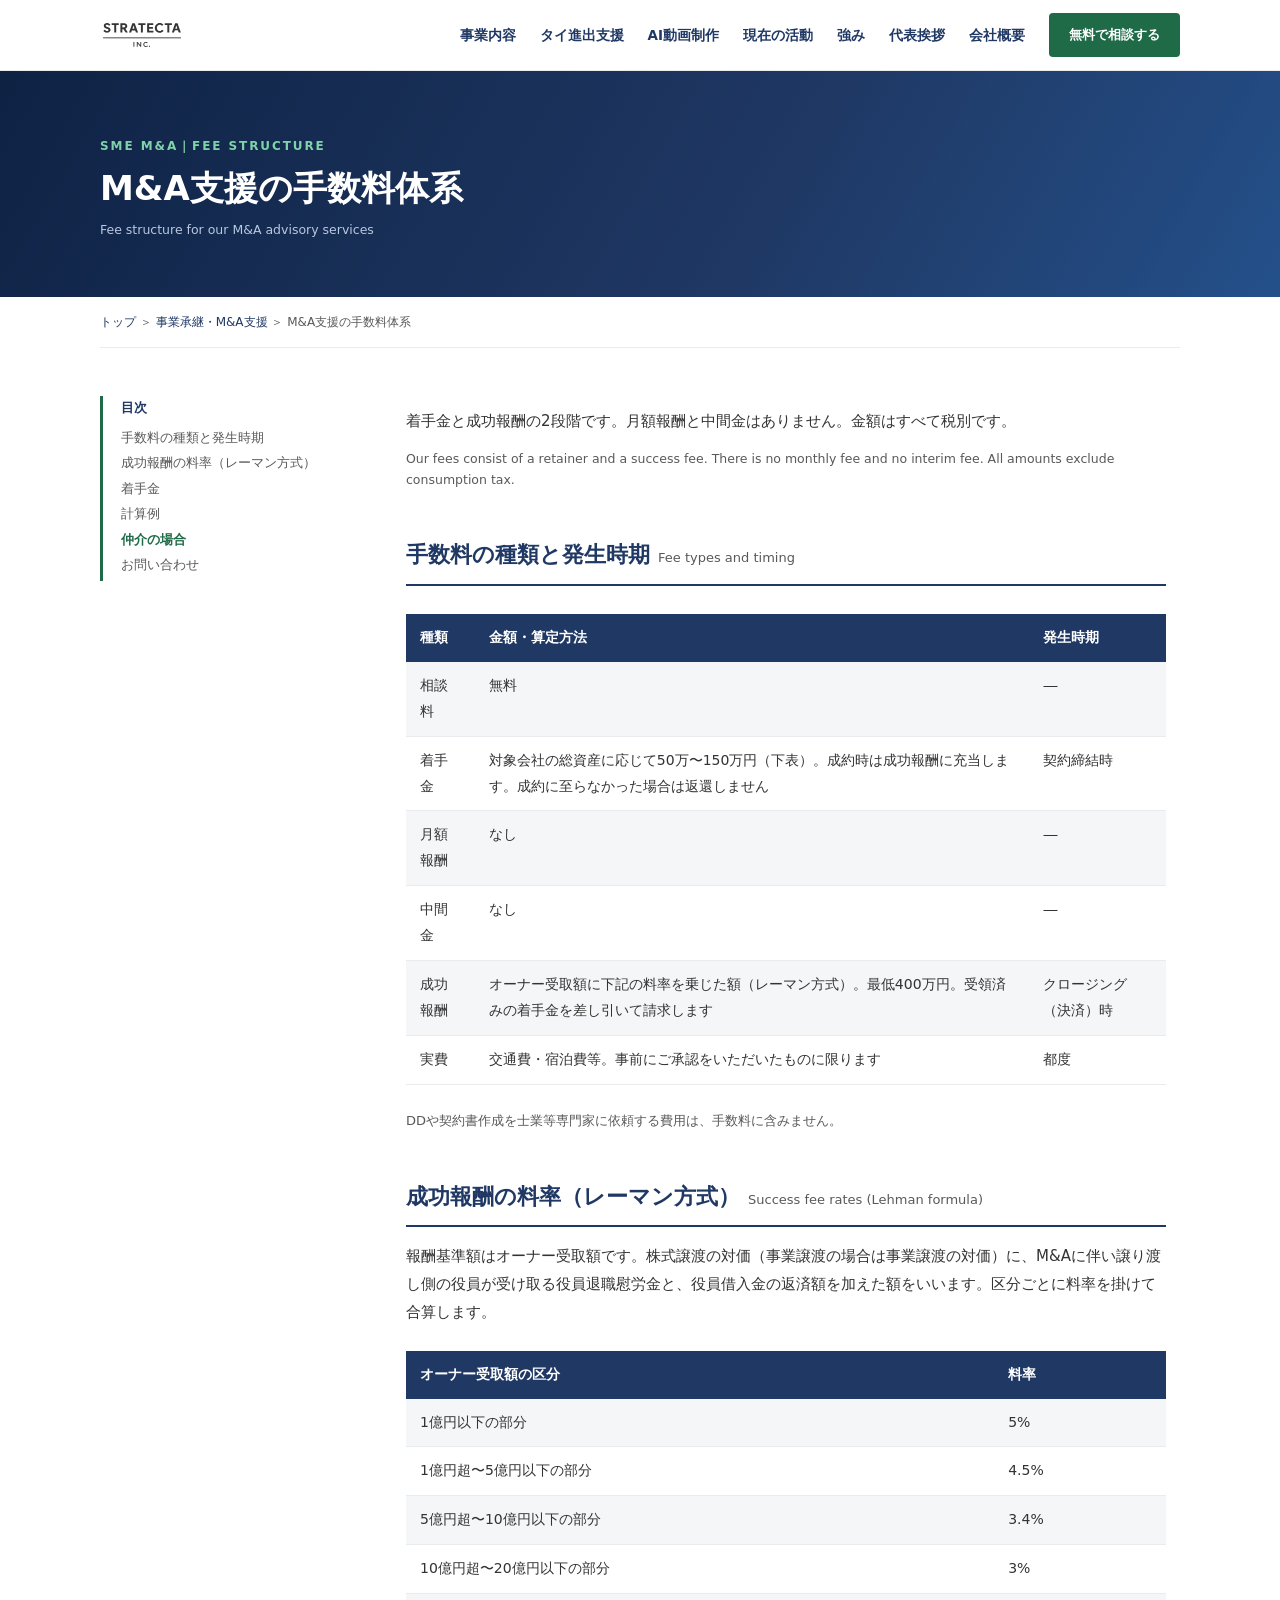
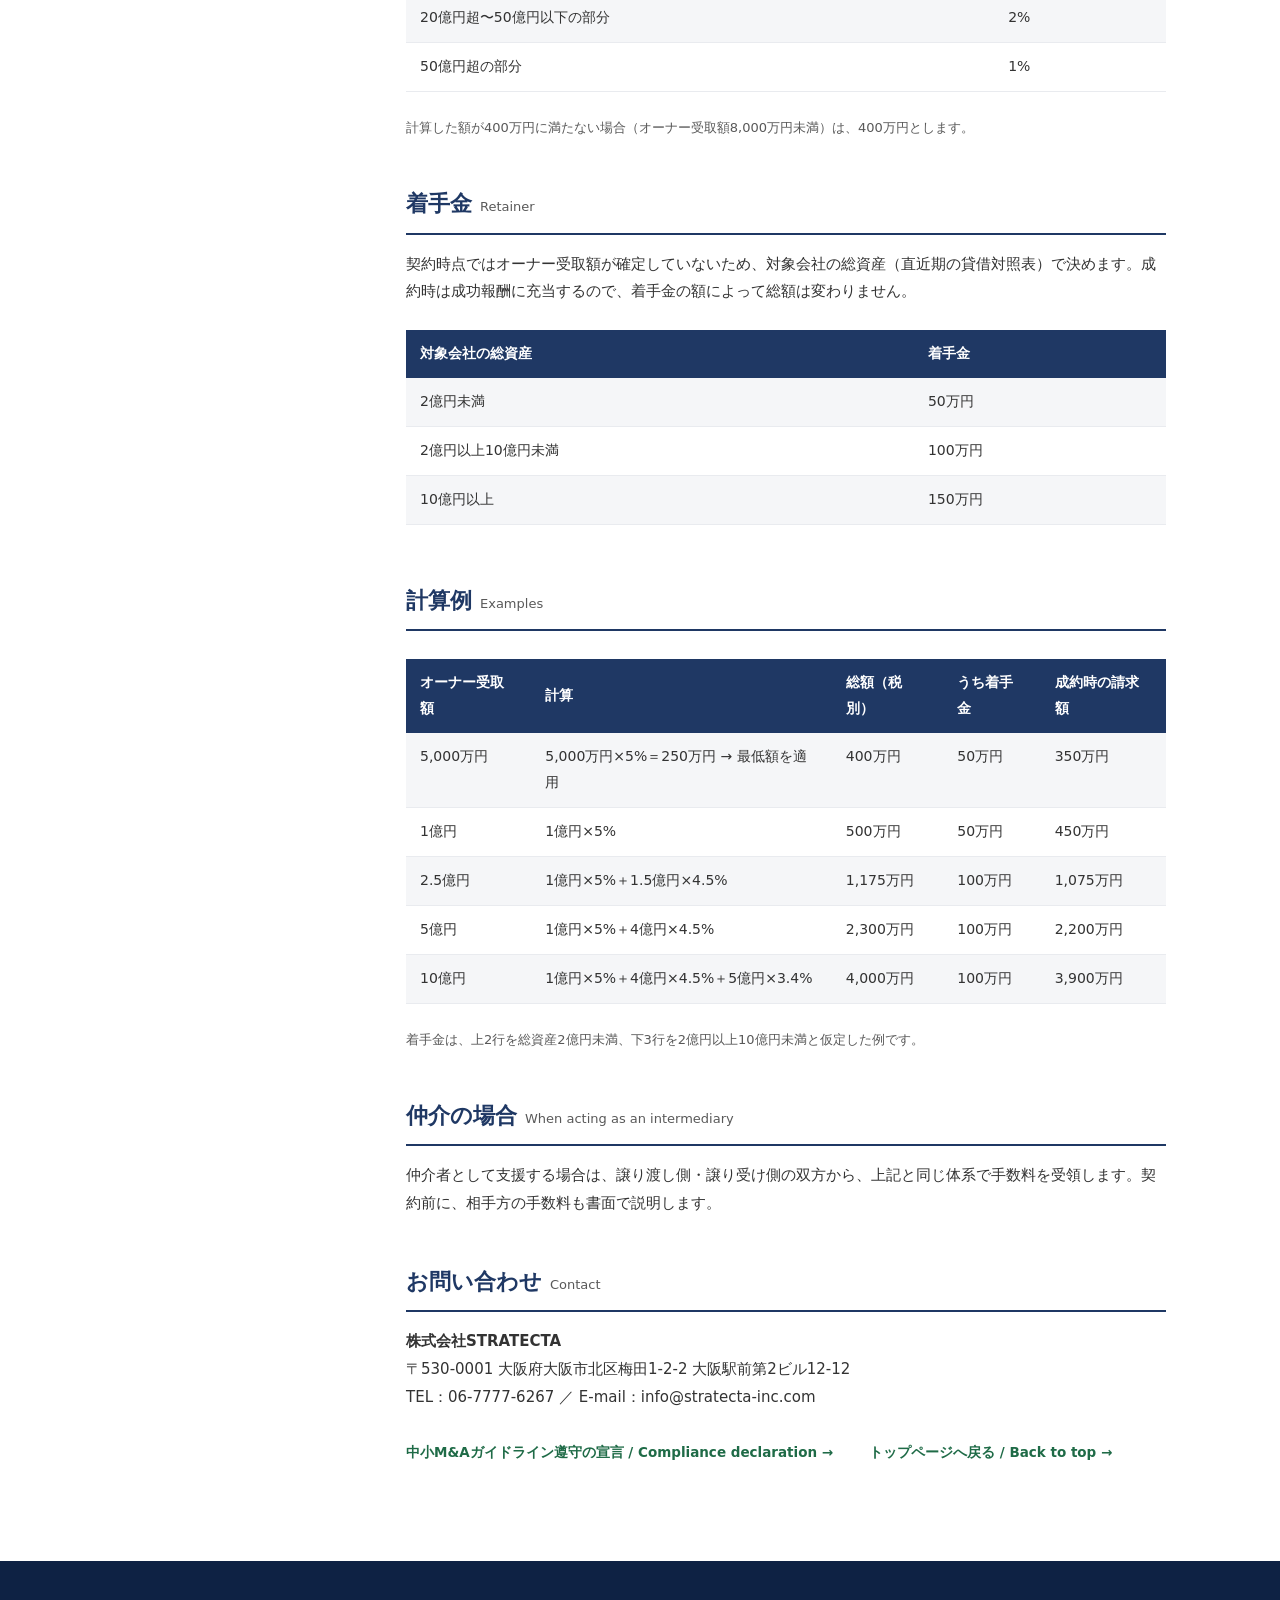
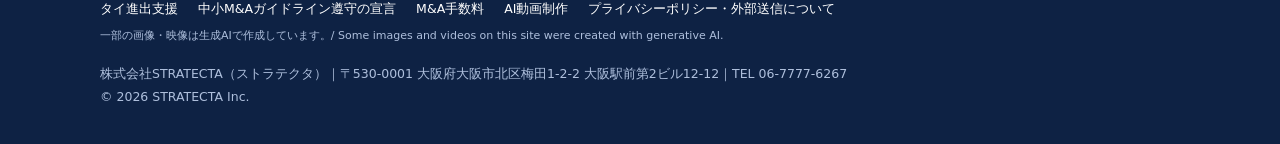
<file: ma-fees.html>
<!DOCTYPE html>
<html lang="ja">
<head>
<meta charset="utf-8">
<meta name="viewport" content="width=device-width,initial-scale=1">
<meta http-equiv="Content-Security-Policy" content="default-src 'self'; script-src 'self' https://www.googletagmanager.com; connect-src 'self' https://*.google-analytics.com https://*.analytics.google.com https://www.googletagmanager.com; img-src 'self' data: https://*.google-analytics.com https://www.googletagmanager.com; style-src 'self' 'unsafe-inline' https://fonts.googleapis.com; font-src https://fonts.gstatic.com; media-src 'self'; object-src 'none'; base-uri 'self'; form-action 'none'; frame-src 'none'">
<meta name="referrer" content="strict-origin-when-cross-origin">
<!-- Google Analytics 4: 測定ID（G-から始まる）を content に入れると計測が始まる。空のままなら何も送信しない -->
<meta name="ga-id" content="G-WD78PF4XY0">

<title>M&amp;A支援の手数料体系｜株式会社STRATECTA</title>
<meta name="description" content="株式会社STRATECTAのM&amp;A支援の手数料体系です。着手金と成功報酬の2段階で、月額報酬と中間金はありません。成功報酬の料率（レーマン方式）と計算例を掲載しています。">
<meta property="og:title" content="M&amp;A支援の手数料体系｜株式会社STRATECTA">
<meta property="og:description" content="株式会社STRATECTAのM&amp;A支援の手数料体系です。着手金と成功報酬の2段階で、月額報酬と中間金はありません。成功報酬の料率（レーマン方式）と計算例を掲載しています。">
<meta property="og:type" content="website">
<meta property="og:image" content="https://stratecta-inc.com/assets/img/ogp.jpg">
<meta property="og:url" content="https://stratecta-inc.com/ma-fees.html">
<meta property="og:site_name" content="株式会社STRATECTA">
<meta name="twitter:card" content="summary_large_image">
<link rel="icon" href="favicon.ico" sizes="any">
<link rel="icon" href="assets/stratecta-symbol.svg" type="image/svg+xml">
<link rel="apple-touch-icon" href="assets/stratecta-symbol-180.png">
<link rel="preconnect" href="https://fonts.googleapis.com"><link rel="preconnect" href="https://fonts.gstatic.com" crossorigin>
<link href="https://fonts.googleapis.com/css2?family=Noto+Sans+JP:wght@400;700;900&display=swap" rel="stylesheet">
<link rel="stylesheet" href="assets/site.css?v=20261118m">
</head>
<body>

<header class="hd"><div class="wrap">
  <a class="logo" href="index.html"><img src="assets/logo.svg" alt="株式会社STRATECTA（STRATECTA Inc.）"></a>
  <nav class="nav" aria-label="メインメニュー">
    <a href="index.html#services">事業内容</a>
    <a href="thailand.html">タイ進出支援</a>
    <a href="video.html">AI動画制作</a>
    <a href="index.html#projects">現在の活動</a>
    <a href="index.html#strength">強み</a>
    <a href="index.html#ceo">代表挨拶</a>
    <a href="index.html#company">会社概要</a>
    <a class="btn btn-p" href="index.html#contact">無料で相談する</a>
  </nav>
  <button class="burger" aria-label="メニュー" aria-expanded="false"><span></span></button>
</div></header>

<main>

<div class="page-hd"><div class="wrap"><div class="eyebrow">SME M&amp;A｜Fee Structure</div><h1>M&amp;A支援の手数料体系</h1><div class="en">Fee structure for our M&amp;A advisory services</div></div></div>
<div class="wrap"><div class="crumb"><a href="index.html">トップ</a> ＞ <a href="index.html#svc-03">事業承継・M&amp;A支援</a> ＞ M&amp;A支援の手数料体系</div>
<div class="doc"><nav class="toc" aria-label="目次"><b>目次</b><a href="#s1" style="padding-left:0px">手数料の種類と発生時期</a><a href="#s2" style="padding-left:0px">成功報酬の料率（レーマン方式）</a><a href="#s3" style="padding-left:0px">着手金</a><a href="#s4" style="padding-left:0px">計算例</a><a href="#s5" style="padding-left:0px">仲介の場合</a><a href="#contact" style="padding-left:0px">お問い合わせ</a></nav><div class="doc-body">
<p>着手金と成功報酬の2段階です。月額報酬と中間金はありません。金額はすべて税別です。</p>
<p class="en">Our fees consist of a retainer and a success fee. There is no monthly fee and no interim fee. All amounts exclude consumption tax.</p>
<h2 id="s1">手数料の種類と発生時期<small>Fee types and timing</small></h2>
<div class="tblwrap"><table class="fee"><tr><th>種類</th><th>金額・算定方法</th><th>発生時期</th></tr><tr><td>相談料</td><td>無料</td><td>―</td></tr><tr><td>着手金</td><td>対象会社の総資産に応じて50万〜150万円（下表）。成約時は成功報酬に充当します。成約に至らなかった場合は返還しません</td><td>契約締結時</td></tr><tr><td>月額報酬</td><td>なし</td><td>―</td></tr><tr><td>中間金</td><td>なし</td><td>―</td></tr><tr><td>成功報酬</td><td>オーナー受取額に下記の料率を乗じた額（レーマン方式）。最低400万円。受領済みの着手金を差し引いて請求します</td><td>クロージング（決済）時</td></tr><tr><td>実費</td><td>交通費・宿泊費等。事前にご承認をいただいたものに限ります</td><td>都度</td></tr></table></div>
<p class="note-sm">DDや契約書作成を士業等専門家に依頼する費用は、手数料に含みません。</p>
<h2 id="s2">成功報酬の料率（レーマン方式）<small>Success fee rates (Lehman formula)</small></h2>
<p>報酬基準額はオーナー受取額です。株式譲渡の対価（事業譲渡の場合は事業譲渡の対価）に、M&amp;Aに伴い譲り渡し側の役員が受け取る役員退職慰労金と、役員借入金の返済額を加えた額をいいます。区分ごとに料率を掛けて合算します。</p>
<div class="tblwrap"><table class="fee"><tr><th>オーナー受取額の区分</th><th>料率</th></tr><tr><td>1億円以下の部分</td><td>5%</td></tr><tr><td>1億円超〜5億円以下の部分</td><td>4.5%</td></tr><tr><td>5億円超〜10億円以下の部分</td><td>3.4%</td></tr><tr><td>10億円超〜20億円以下の部分</td><td>3%</td></tr><tr><td>20億円超〜50億円以下の部分</td><td>2%</td></tr><tr><td>50億円超の部分</td><td>1%</td></tr></table></div>
<p class="note-sm">計算した額が400万円に満たない場合（オーナー受取額8,000万円未満）は、400万円とします。</p>
<h2 id="s3">着手金<small>Retainer</small></h2>
<p>契約時点ではオーナー受取額が確定していないため、対象会社の総資産（直近期の貸借対照表）で決めます。成約時は成功報酬に充当するので、着手金の額によって総額は変わりません。</p>
<div class="tblwrap"><table class="fee"><tr><th>対象会社の総資産</th><th>着手金</th></tr><tr><td>2億円未満</td><td>50万円</td></tr><tr><td>2億円以上10億円未満</td><td>100万円</td></tr><tr><td>10億円以上</td><td>150万円</td></tr></table></div>
<h2 id="s4">計算例<small>Examples</small></h2>
<div class="tblwrap"><table class="fee"><tr><th>オーナー受取額</th><th>計算</th><th>総額（税別）</th><th>うち着手金</th><th>成約時の請求額</th></tr><tr><td>5,000万円</td><td>5,000万円×5%＝250万円 → 最低額を適用</td><td>400万円</td><td>50万円</td><td>350万円</td></tr><tr><td>1億円</td><td>1億円×5%</td><td>500万円</td><td>50万円</td><td>450万円</td></tr><tr><td>2.5億円</td><td>1億円×5%＋1.5億円×4.5%</td><td>1,175万円</td><td>100万円</td><td>1,075万円</td></tr><tr><td>5億円</td><td>1億円×5%＋4億円×4.5%</td><td>2,300万円</td><td>100万円</td><td>2,200万円</td></tr><tr><td>10億円</td><td>1億円×5%＋4億円×4.5%＋5億円×3.4%</td><td>4,000万円</td><td>100万円</td><td>3,900万円</td></tr></table></div>
<p class="note-sm">着手金は、上2行を総資産2億円未満、下3行を2億円以上10億円未満と仮定した例です。</p>
<h2 id="s5">仲介の場合<small>When acting as an intermediary</small></h2>
<p>仲介者として支援する場合は、譲り渡し側・譲り受け側の双方から、上記と同じ体系で手数料を受領します。契約前に、相手方の手数料も書面で説明します。</p>
<h2 id="contact">お問い合わせ<small>Contact</small></h2>
<p><b>株式会社STRATECTA</b><br>〒530-0001 大阪府大阪市北区梅田1-2-2 大阪駅前第2ビル12-12<br>TEL：<a href="tel:0677776267">06-7777-6267</a> ／ E-mail：<a href="mailto:info@stratecta-inc.com">info@stratecta-inc.com</a></p>
<div class="back"><a class="more" href="ma-declaration.html">中小M&amp;Aガイドライン遵守の宣言 / Compliance declaration →</a><a class="more" href="index.html">トップページへ戻る / Back to top →</a></div>
</div></div></div>
</main>

<footer class="ft"><div class="wrap">
  <div><a href="thailand.html">タイ進出支援</a><a href="ma-declaration.html">中小M&amp;Aガイドライン遵守の宣言</a><a href="ma-fees.html">M&amp;A手数料</a><a href="video.html">AI動画制作</a><a href="privacy.html">プライバシーポリシー・外部送信について</a>
    <div class="gen">一部の画像・映像は生成AIで作成しています。/ Some images and videos on this site were created with generative AI.</div></div>
  <div>株式会社STRATECTA（ストラテクタ）｜〒530-0001 大阪府大阪市北区梅田1-2-2 大阪駅前第2ビル12-12｜TEL 06-7777-6267<br>© 2026 STRATECTA Inc.</div>
</div></footer>

<script src="assets/site.js?v=20261118m"></script>
</body>
</html>
</file>
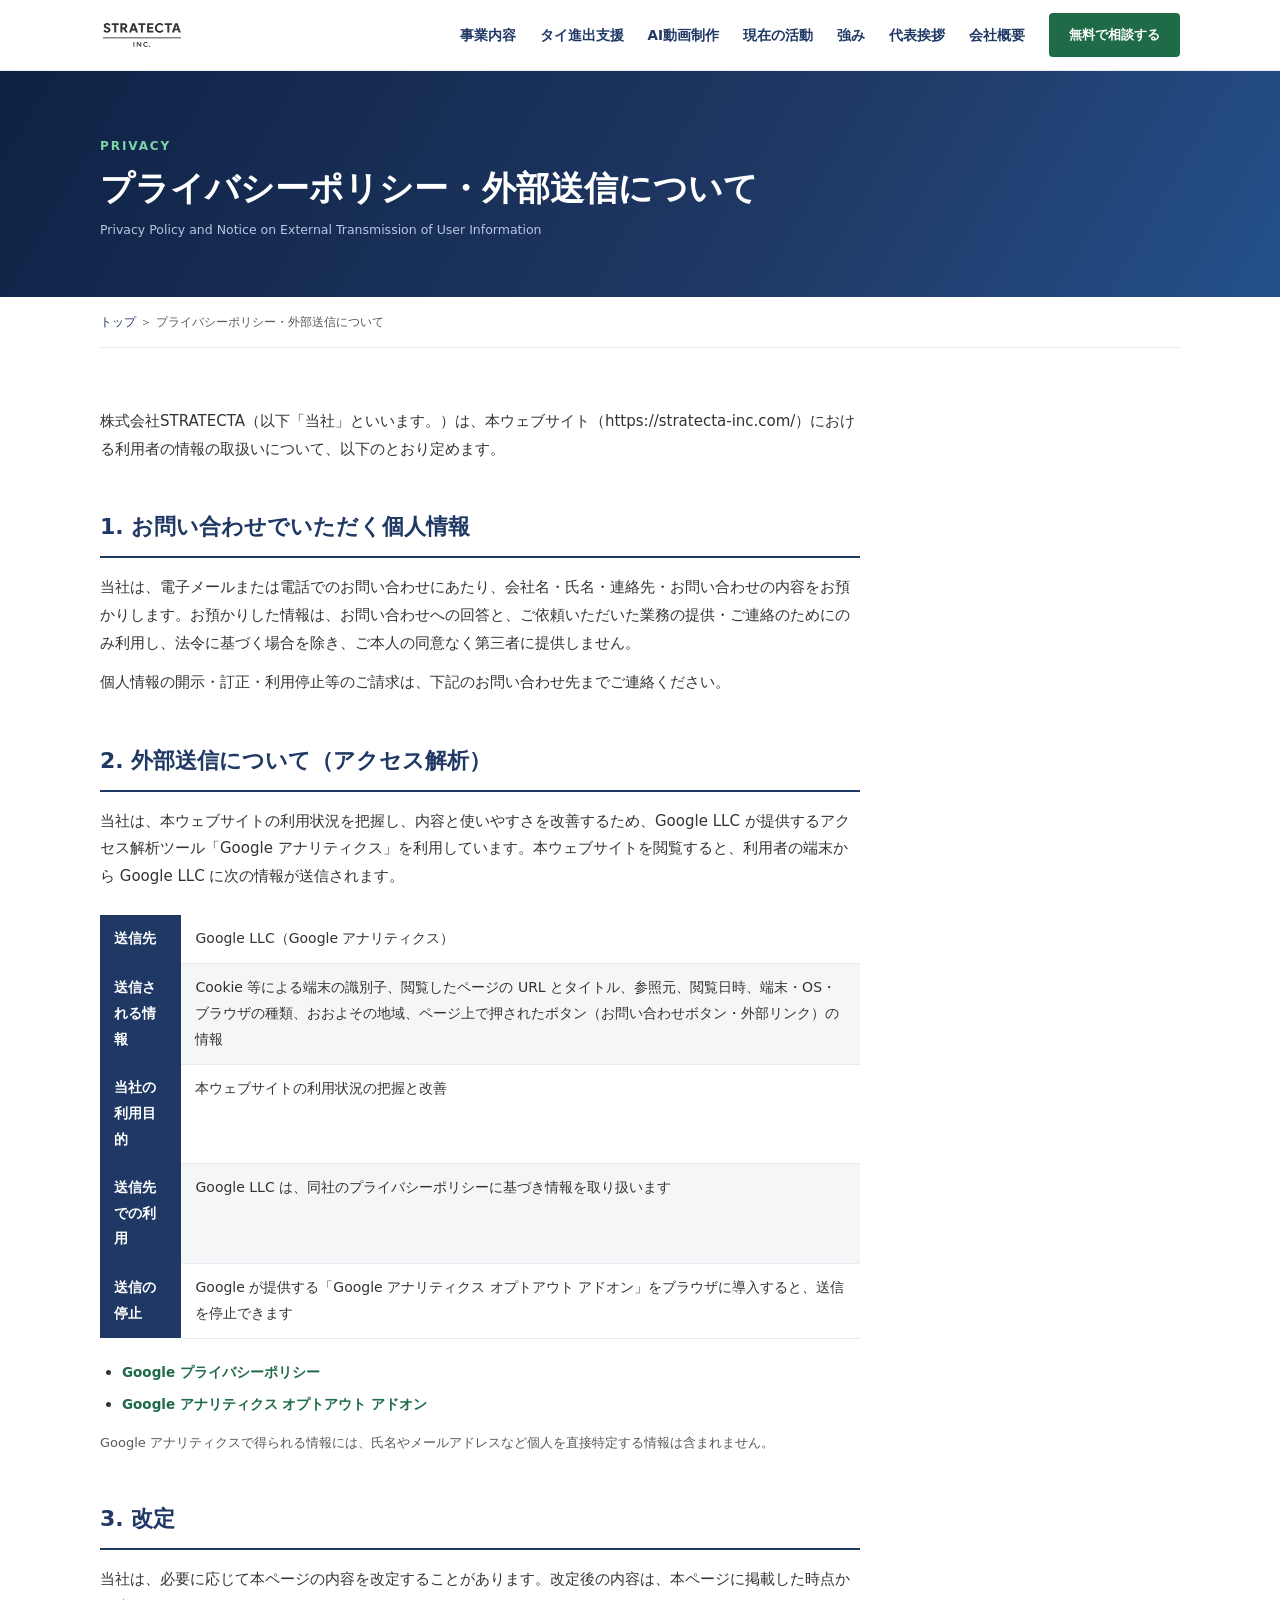
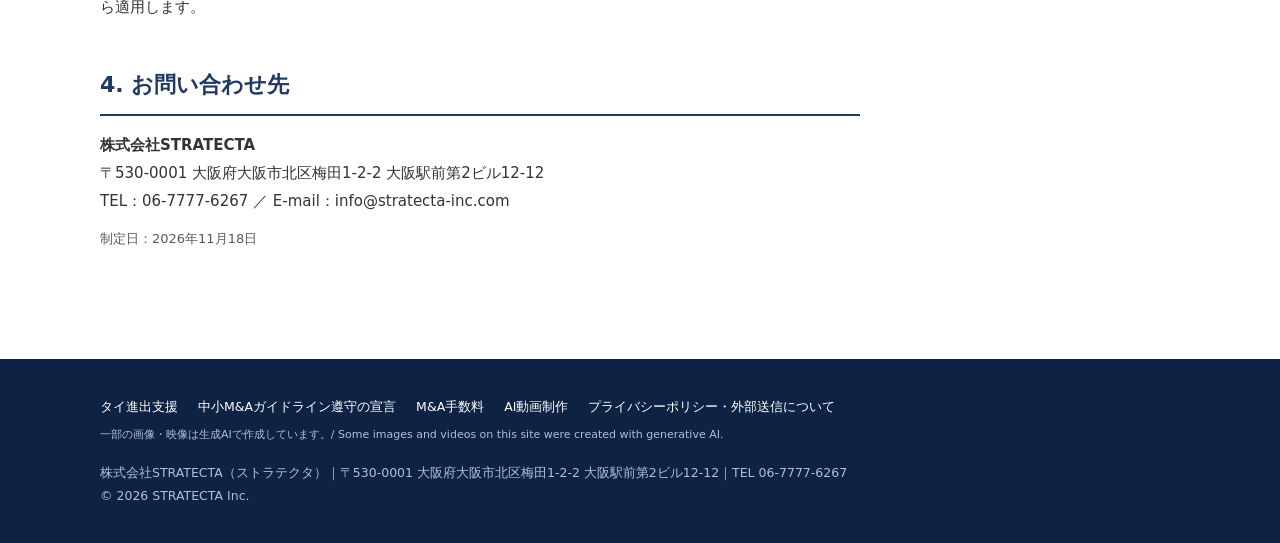
<file: privacy.html>
<!DOCTYPE html>
<html lang="ja">
<head>
<meta charset="utf-8">
<meta name="viewport" content="width=device-width,initial-scale=1">
<meta http-equiv="Content-Security-Policy" content="default-src 'self'; script-src 'self' https://www.googletagmanager.com; connect-src 'self' https://*.google-analytics.com https://*.analytics.google.com https://www.googletagmanager.com; img-src 'self' data: https://*.google-analytics.com https://www.googletagmanager.com; style-src 'self' 'unsafe-inline' https://fonts.googleapis.com; font-src https://fonts.gstatic.com; media-src 'self'; object-src 'none'; base-uri 'self'; form-action 'none'; frame-src 'none'">
<meta name="referrer" content="strict-origin-when-cross-origin">
<!-- Google Analytics 4: 測定ID（G-から始まる）を content に入れると計測が始まる。空のままなら何も送信しない -->
<meta name="ga-id" content="G-WD78PF4XY0">

<title>プライバシーポリシー・外部送信について｜株式会社STRATECTA</title>
<meta name="description" content="株式会社STRATECTAのウェブサイト（stratecta-inc.com）における、利用者の情報の取扱いと外部送信についての方針です。">
<meta property="og:title" content="プライバシーポリシー・外部送信について｜株式会社STRATECTA">
<meta property="og:description" content="株式会社STRATECTAのウェブサイト（stratecta-inc.com）における、利用者の情報の取扱いと外部送信についての方針です。">
<meta property="og:type" content="website">
<meta property="og:image" content="https://stratecta-inc.com/assets/img/ogp.jpg">
<meta property="og:url" content="https://stratecta-inc.com/privacy.html">
<link rel="canonical" href="https://stratecta-inc.com/privacy.html">
<meta property="og:site_name" content="株式会社STRATECTA">
<meta name="twitter:card" content="summary_large_image">
<link rel="icon" href="favicon.ico" sizes="any">
<link rel="icon" href="assets/stratecta-symbol.svg" type="image/svg+xml">
<link rel="apple-touch-icon" href="assets/stratecta-symbol-180.png">
<link rel="preconnect" href="https://fonts.googleapis.com"><link rel="preconnect" href="https://fonts.gstatic.com" crossorigin>
<link href="https://fonts.googleapis.com/css2?family=Noto+Sans+JP:wght@400;700;900&display=swap" rel="stylesheet">
<link rel="stylesheet" href="assets/site.css?v=20261118m">
</head>
<body>

<header class="hd"><div class="wrap">
  <a class="logo" href="index.html"><img src="assets/logo.svg" alt="株式会社STRATECTA（STRATECTA Inc.）"></a>
  <nav class="nav" aria-label="メインメニュー">
    <a href="index.html#services">事業内容</a>
    <a href="thailand.html">タイ進出支援</a>
    <a href="video.html">AI動画制作</a>
    <a href="index.html#projects">現在の活動</a>
    <a href="index.html#strength">強み</a>
    <a href="index.html#ceo">代表挨拶</a>
    <a href="index.html#company">会社概要</a>
    <a class="btn btn-p" href="index.html#contact">無料で相談する</a>
  </nav>
  <button class="burger" aria-label="メニュー" aria-expanded="false"><span></span></button>
</div></header>

<main>
<div class="page-hd"><div class="wrap"><div class="eyebrow">Privacy</div><h1>プライバシーポリシー・外部送信について</h1><div class="en">Privacy Policy and Notice on External Transmission of User Information</div></div></div>
<div class="wrap"><div class="crumb"><a href="index.html">トップ</a> ＞ プライバシーポリシー・外部送信について</div>
<div class="doc" style="grid-template-columns:1fr"><div class="doc-body">
<p>株式会社STRATECTA（以下「当社」といいます。）は、本ウェブサイト（https://stratecta-inc.com/）における利用者の情報の取扱いについて、以下のとおり定めます。</p>

<h2 id="p1">1. お問い合わせでいただく個人情報</h2>
<p>当社は、電子メールまたは電話でのお問い合わせにあたり、会社名・氏名・連絡先・お問い合わせの内容をお預かりします。お預かりした情報は、お問い合わせへの回答と、ご依頼いただいた業務の提供・ご連絡のためにのみ利用し、法令に基づく場合を除き、ご本人の同意なく第三者に提供しません。</p>
<p>個人情報の開示・訂正・利用停止等のご請求は、下記のお問い合わせ先までご連絡ください。</p>

<h2 id="p2">2. 外部送信について（アクセス解析）</h2>
<p>当社は、本ウェブサイトの利用状況を把握し、内容と使いやすさを改善するため、Google LLC が提供するアクセス解析ツール「Google アナリティクス」を利用しています。本ウェブサイトを閲覧すると、利用者の端末から Google LLC に次の情報が送信されます。</p>
<div class="tblwrap"><table class="fee">
<tr><th>送信先</th><td>Google LLC（Google アナリティクス）</td></tr>
<tr><th>送信される情報</th><td>Cookie 等による端末の識別子、閲覧したページの URL とタイトル、参照元、閲覧日時、端末・OS・ブラウザの種類、おおよその地域、ページ上で押されたボタン（お問い合わせボタン・外部リンク）の情報</td></tr>
<tr><th>当社の利用目的</th><td>本ウェブサイトの利用状況の把握と改善</td></tr>
<tr><th>送信先での利用</th><td>Google LLC は、同社のプライバシーポリシーに基づき情報を取り扱います</td></tr>
<tr><th>送信の停止</th><td>Google が提供する「Google アナリティクス オプトアウト アドオン」をブラウザに導入すると、送信を停止できます</td></tr>
</table></div>
<ul>
<li><a class="more" href="https://policies.google.com/privacy?hl=ja" target="_blank" rel="noopener">Google プライバシーポリシー</a></li>
<li><a class="more" href="https://tools.google.com/dlpage/gaoptout?hl=ja" target="_blank" rel="noopener">Google アナリティクス オプトアウト アドオン</a></li>
</ul>
<p class="note-sm">Google アナリティクスで得られる情報には、氏名やメールアドレスなど個人を直接特定する情報は含まれません。</p>

<h2 id="p3">3. 改定</h2>
<p>当社は、必要に応じて本ページの内容を改定することがあります。改定後の内容は、本ページに掲載した時点から適用します。</p>

<h2 id="p4">4. お問い合わせ先</h2>
<p><b>株式会社STRATECTA</b><br>〒530-0001 大阪府大阪市北区梅田1-2-2 大阪駅前第2ビル12-12<br>TEL：06-7777-6267 ／ E-mail：info@stratecta-inc.com</p>
<p class="note-sm">制定日：2026年11月18日</p>
</div></div></div>
</main>

<footer class="ft"><div class="wrap">
  <div><a href="thailand.html">タイ進出支援</a><a href="ma-declaration.html">中小M&amp;Aガイドライン遵守の宣言</a><a href="ma-fees.html">M&amp;A手数料</a><a href="video.html">AI動画制作</a><a href="privacy.html">プライバシーポリシー・外部送信について</a>
    <div class="gen">一部の画像・映像は生成AIで作成しています。/ Some images and videos on this site were created with generative AI.</div></div>
  <div>株式会社STRATECTA（ストラテクタ）｜〒530-0001 大阪府大阪市北区梅田1-2-2 大阪駅前第2ビル12-12｜TEL 06-7777-6267<br>© 2026 STRATECTA Inc.</div>
</div></footer>

<script src="assets/site.js?v=20261118m"></script>
</body>
</html>
</file>
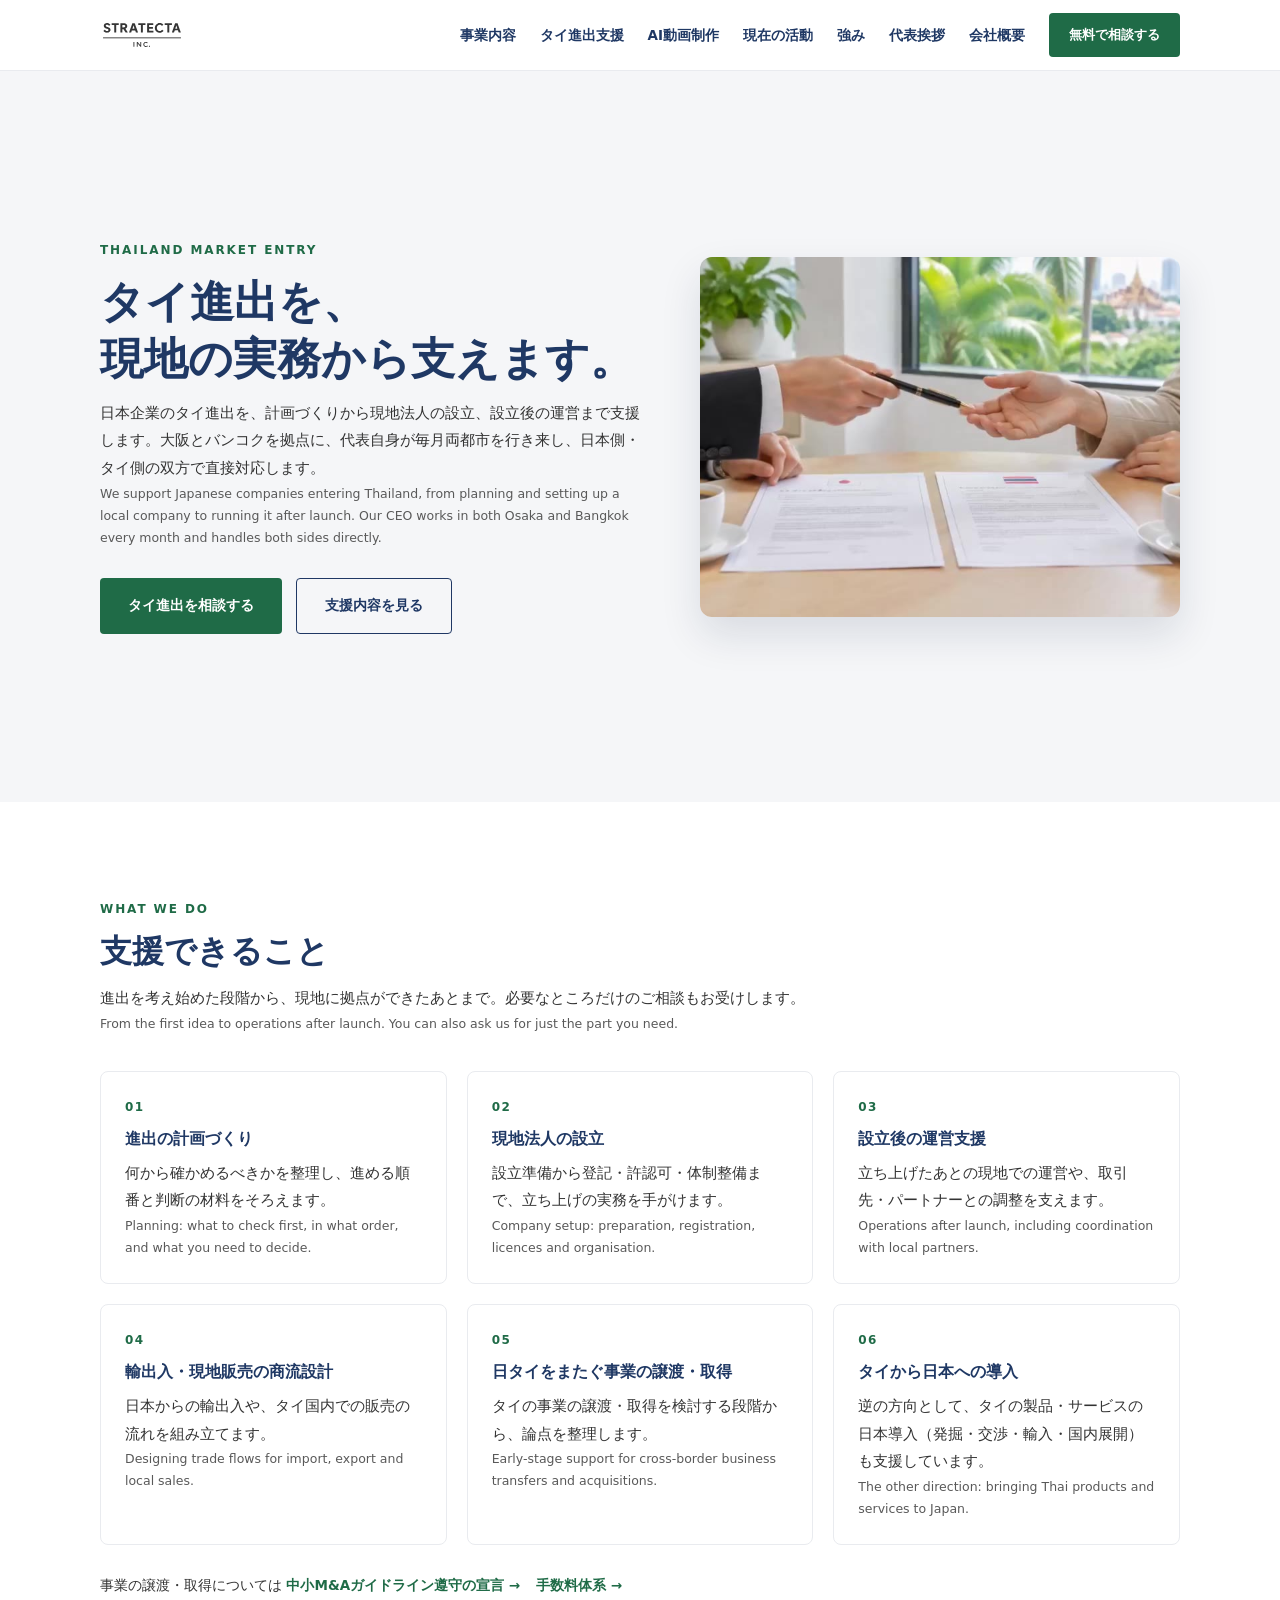
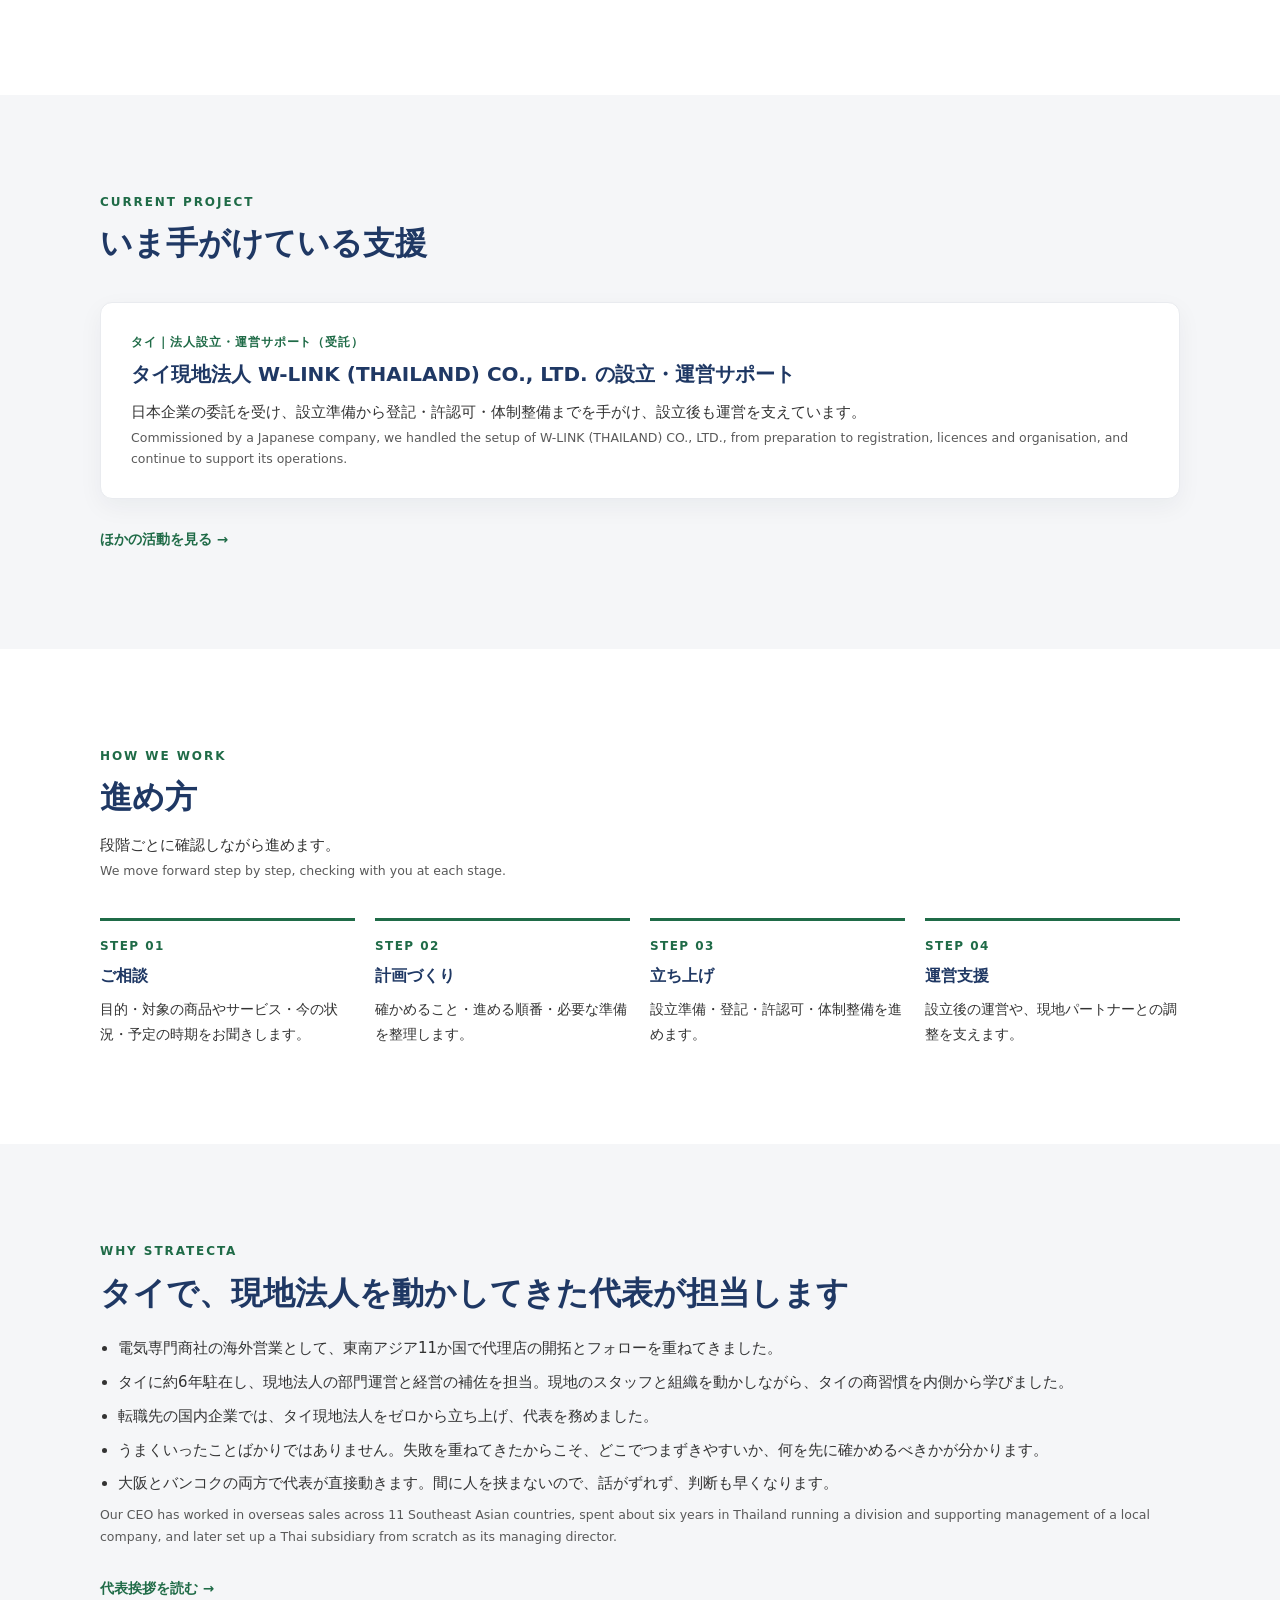
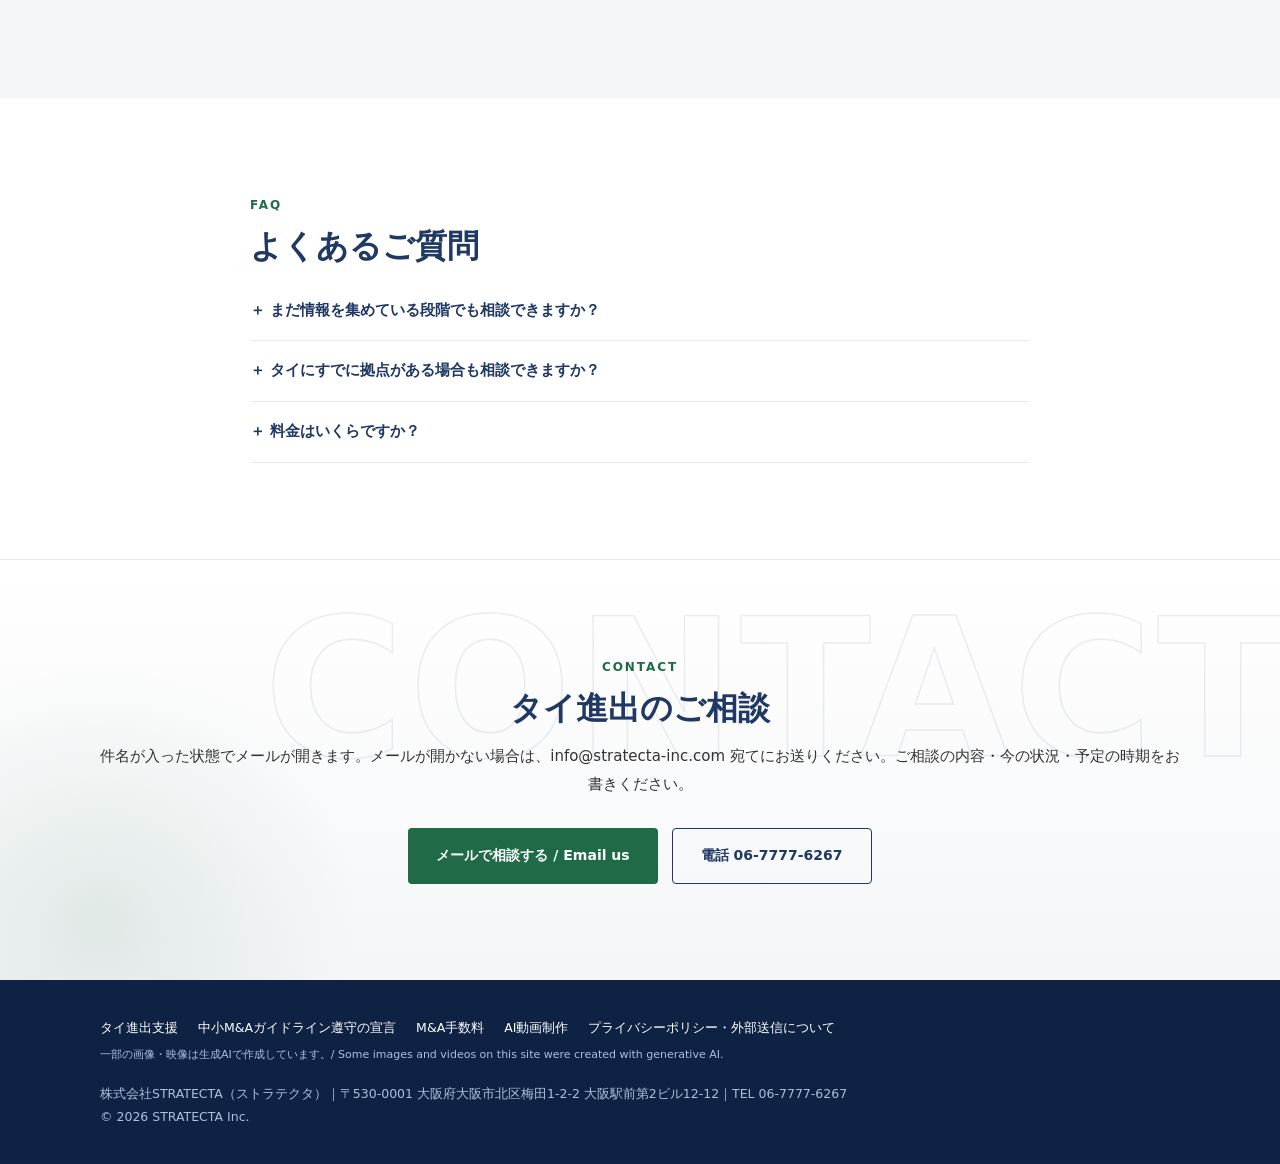
<file: thailand.html>
<!DOCTYPE html>
<html lang="ja">
<head>
<meta charset="utf-8">
<meta name="viewport" content="width=device-width,initial-scale=1">
<meta http-equiv="Content-Security-Policy" content="default-src 'self'; script-src 'self' https://www.googletagmanager.com; connect-src 'self' https://*.google-analytics.com https://*.analytics.google.com https://www.googletagmanager.com; img-src 'self' data: https://*.google-analytics.com https://www.googletagmanager.com; style-src 'self' 'unsafe-inline' https://fonts.googleapis.com; font-src https://fonts.gstatic.com; media-src 'self'; object-src 'none'; base-uri 'self'; form-action 'none'; frame-src 'none'">
<meta name="referrer" content="strict-origin-when-cross-origin">
<!-- Google Analytics 4: 測定ID（G-から始まる）を content に入れると計測が始まる。空のままなら何も送信しない -->
<meta name="ga-id" content="G-WD78PF4XY0">

<title>タイ進出支援（大阪・バンコク）｜株式会社STRATECTA</title>
<link rel="icon" href="favicon.ico" sizes="any">
<link rel="icon" href="assets/stratecta-symbol.svg" type="image/svg+xml">
<link rel="apple-touch-icon" href="assets/stratecta-symbol-180.png">
<meta name="description" content="日本企業のタイ進出を、計画づくりから現地法人の設立（設立準備・登記・許認可・体制整備）、設立後の運営まで支援します。大阪とバンコクを拠点に、代表が両都市で直接対応。株式会社STRATECTA。">
<meta property="og:title" content="タイ進出支援（大阪・バンコク）｜株式会社STRATECTA">
<meta property="og:description" content="日本企業のタイ進出を、計画づくりから現地法人の設立、設立後の運営まで支援します。大阪とバンコクを拠点に、代表が両都市で直接対応。">
<meta property="og:type" content="website">
<meta property="og:image" content="https://stratecta-inc.com/assets/img/ogp.jpg">
<meta property="og:url" content="https://stratecta-inc.com/thailand.html">
<link rel="canonical" href="https://stratecta-inc.com/thailand.html">
<meta property="og:site_name" content="株式会社STRATECTA">
<meta name="twitter:card" content="summary_large_image">
<script type="application/ld+json">{"@context": "https://schema.org", "@graph": [{"@type": "Service", "@id": "https://stratecta-inc.com/thailand.html#service", "name": "タイ進出支援", "serviceType": "タイ進出支援・タイ現地法人の設立・運営支援", "description": "日本企業のタイ進出を、計画づくりから現地法人の設立（設立準備・登記・許認可・体制整備）、設立後の運営まで支援します。", "provider": {"@id": "https://stratecta-inc.com/#org"}, "areaServed": [{"@type": "Country", "name": "日本"}, {"@type": "Country", "name": "タイ"}], "url": "https://stratecta-inc.com/thailand.html"}, {"@type": "BreadcrumbList", "itemListElement": [{"@type": "ListItem", "position": 1, "name": "株式会社STRATECTA", "item": "https://stratecta-inc.com/"}, {"@type": "ListItem", "position": 2, "name": "タイ進出支援", "item": "https://stratecta-inc.com/thailand.html"}]}]}</script>
<link rel="preconnect" href="https://fonts.googleapis.com"><link rel="preconnect" href="https://fonts.gstatic.com" crossorigin>
<link href="https://fonts.googleapis.com/css2?family=Noto+Sans+JP:wght@400;700;900&display=swap" rel="stylesheet">
<link rel="stylesheet" href="assets/site.css?v=20261118m">
<style>
/* thailand.html だけで使う小さな追加（site.css の色・余白に合わせる） */
.th-hero-img{margin:0;border-radius:12px;overflow:hidden;box-shadow:0 18px 40px rgba(14,34,68,.12)}
.th-hero-img img{display:block;width:100%;height:auto;aspect-ratio:4/3;object-fit:cover}
@media (min-width:901px){.lp-hero .wrap.th-hero{grid-template-columns:1.15fr 1fr;gap:48px}}
@media (max-width:900px){.th-hero-img img{aspect-ratio:16/9;max-height:240px}}
.th-scope{grid-template-columns:repeat(3,1fr)}
.th-scope .use .no{display:block;font-size:12px;font-weight:700;letter-spacing:.12em;color:var(--green);margin-bottom:6px}
.th-case{margin-top:36px;border:1px solid var(--line);border-radius:12px;background:#fff;padding:28px 30px;box-shadow:0 8px 24px rgba(14,34,68,.05)}
.th-case .kicker{font-size:12px;color:var(--green);font-weight:700;letter-spacing:.08em}
.th-case h3{color:var(--navy);font-size:20px;line-height:1.5;margin:6px 0 10px}
.th-steps{list-style:none;margin:36px 0 0;padding:0;display:grid;grid-template-columns:repeat(4,1fr);gap:20px;counter-reset:st}
.th-steps li{border-top:3px solid var(--green);padding-top:14px}
.th-steps li:before{counter-increment:st;content:"STEP 0" counter(st);display:block;font-size:12px;font-weight:700;letter-spacing:.12em;color:var(--green)}
.th-steps b{display:block;color:var(--navy);font-size:16px;margin:4px 0 6px}
.th-steps p{font-size:14px;margin:0}
.th-pts{margin:20px 0 0;padding-left:1.2em}
.th-pts li{margin:6px 0}
.th-rel{margin-top:28px;font-size:14px}
@media (max-width:900px){.th-scope{grid-template-columns:1fr}.th-steps{grid-template-columns:1fr 1fr}}
@media (max-width:600px){.th-steps{grid-template-columns:1fr}.th-case{padding:20px}}
</style>
</head>
<body>

<header class="hd"><div class="wrap">
  <a class="logo" href="index.html"><img src="assets/logo.svg" alt="株式会社STRATECTA（STRATECTA Inc.）"></a>
  <nav class="nav" aria-label="メインメニュー">
    <a href="index.html#services">事業内容</a>
    <a href="thailand.html">タイ進出支援</a>
    <a href="video.html">AI動画制作</a>
    <a href="index.html#projects">現在の活動</a>
    <a href="index.html#strength">強み</a>
    <a href="index.html#ceo">代表挨拶</a>
    <a href="index.html#company">会社概要</a>
    <a class="btn btn-p" href="index.html#contact">無料で相談する</a>
  </nav>
  <button class="burger" aria-label="メニュー" aria-expanded="false"><span></span></button>
</div></header>

<main>

<section class="lp-hero"><div class="wrap th-hero">
  <div class="rv">
    <div class="eyebrow">Thailand Market Entry</div>
    <h1>タイ進出を、<br>現地の実務から<span style="display:inline-block">支えます。</span></h1>
    <p>日本企業のタイ進出を、計画づくりから現地法人の設立、設立後の運営まで支援します。大阪とバンコクを拠点に、代表自身が毎月両都市を行き来し、日本側・タイ側の双方で直接対応します。</p>
    <p class="en">We support Japanese companies entering Thailand, from planning and setting up a local company to running it after launch. Our CEO works in both Osaka and Bangkok every month and handles both sides directly.</p>
    <div class="cta"><a class="btn btn-p" href="mailto:info@stratecta-inc.com?subject=%E3%80%90%E3%81%94%E7%9B%B8%E8%AB%87%E3%80%91%E3%82%BF%E3%82%A4%E9%80%B2%E5%87%BA&amp;body=%E3%83%BB%E4%BC%9A%E7%A4%BE%E5%90%8D%EF%BC%9A%0D%0A%E3%83%BB%E3%81%8A%E5%90%8D%E5%89%8D%EF%BC%9A%0D%0A%E3%83%BB%E3%81%94%E7%9B%B8%E8%AB%87%E3%81%AE%E5%86%85%E5%AE%B9%EF%BC%88%E9%80%B2%E5%87%BA%E3%81%AE%E6%A4%9C%E8%A8%8E%EF%BC%8F%E7%8F%BE%E5%9C%B0%E6%B3%95%E4%BA%BA%E3%81%AE%E8%A8%AD%E7%AB%8B%EF%BC%8F%E8%A8%AD%E7%AB%8B%E5%BE%8C%E3%81%AE%E9%81%8B%E5%96%B6%EF%BC%8F%E8%BC%B8%E5%87%BA%E5%85%A5%E3%83%BB%E7%8F%BE%E5%9C%B0%E8%B2%A9%E5%A3%B2%EF%BC%89%EF%BC%9A%0D%0A%E3%83%BB%E5%AF%BE%E8%B1%A1%E3%81%AE%E5%95%86%E5%93%81%E3%83%BB%E3%82%B5%E3%83%BC%E3%83%93%E3%82%B9%EF%BC%9A%0D%0A%E3%83%BB%E4%BB%8A%E3%81%AE%E7%8A%B6%E6%B3%81%EF%BC%88%E6%83%85%E5%A0%B1%E5%8F%8E%E9%9B%86%E4%B8%AD%EF%BC%8F%E8%A8%88%E7%94%BB%E3%81%82%E3%82%8A%EF%BC%8F%E7%8F%BE%E5%9C%B0%E3%81%AB%E6%8B%A0%E7%82%B9%E3%81%82%E3%82%8A%20%E3%81%AA%E3%81%A9%EF%BC%89%EF%BC%9A%0D%0A%E3%83%BB%E4%BA%88%E5%AE%9A%E3%81%AE%E6%99%82%E6%9C%9F%EF%BC%9A%0D%0A">タイ進出を相談する</a><a class="btn btn-w" href="#scope">支援内容を見る</a></div>
  </div>
  <figure class="th-hero-img rv d1"><img src="assets/img/svc-crossborder.jpg" alt="" width="960" height="540"></figure>
</div></section>

<section id="scope"><div class="wrap">
  <div class="rv"><div class="eyebrow">What we do</div><h2 class="sec">支援できること</h2>
  <p>進出を考え始めた段階から、現地に拠点ができたあとまで。必要なところだけのご相談もお受けします。</p>
  <p class="en">From the first idea to operations after launch. You can also ask us for just the part you need.</p></div>
  <div class="uses th-scope">
    <div class="use rv"><span class="no">01</span><b>進出の計画づくり</b><p>何から確かめるべきかを整理し、進める順番と判断の材料をそろえます。</p><p class="en">Planning: what to check first, in what order, and what you need to decide.</p></div>
    <div class="use rv d1"><span class="no">02</span><b>現地法人の設立</b><p>設立準備から登記・許認可・体制整備まで、立ち上げの実務を手がけます。</p><p class="en">Company setup: preparation, registration, licences and organisation.</p></div>
    <div class="use rv d2"><span class="no">03</span><b>設立後の運営支援</b><p>立ち上げたあとの現地での運営や、取引先・パートナーとの調整を支えます。</p><p class="en">Operations after launch, including coordination with local partners.</p></div>
    <div class="use rv"><span class="no">04</span><b>輸出入・現地販売の商流設計</b><p>日本からの輸出入や、タイ国内での販売の流れを組み立てます。</p><p class="en">Designing trade flows for import, export and local sales.</p></div>
    <div class="use rv d1"><span class="no">05</span><b>日タイをまたぐ事業の譲渡・取得</b><p>タイの事業の譲渡・取得を検討する段階から、論点を整理します。</p><p class="en">Early-stage support for cross-border business transfers and acquisitions.</p></div>
    <div class="use rv d2"><span class="no">06</span><b>タイから日本への導入</b><p>逆の方向として、タイの製品・サービスの日本導入（発掘・交渉・輸入・国内展開）も支援しています。</p><p class="en">The other direction: bringing Thai products and services to Japan.</p></div>
  </div>
  <p class="th-rel rv">事業の譲渡・取得については <a class="more" href="ma-declaration.html">中小M&amp;Aガイドライン遵守の宣言 →</a><a class="more" href="ma-fees.html">手数料体系 →</a></p>
</div></section>

<section class="strength"><div class="wrap">
  <div class="rv"><div class="eyebrow">Current Project</div><h2 class="sec">いま手がけている支援</h2></div>
  <article class="th-case rv">
    <div class="kicker">タイ｜法人設立・運営サポート（受託）</div>
    <h3>タイ現地法人 W-LINK (THAILAND) CO., LTD. の設立・運営サポート</h3>
    <p>日本企業の委託を受け、設立準備から登記・許認可・体制整備までを手がけ、設立後も運営を支えています。</p>
    <p class="en">Commissioned by a Japanese company, we handled the setup of W-LINK (THAILAND) CO., LTD., from preparation to registration, licences and organisation, and continue to support its operations.</p>
  </article>
  <p class="th-rel rv"><a class="more" href="index.html#projects">ほかの活動を見る →</a></p>
</div></section>

<section><div class="wrap">
  <div class="rv"><div class="eyebrow">How we work</div><h2 class="sec">進め方</h2>
  <p>段階ごとに確認しながら進めます。</p><p class="en">We move forward step by step, checking with you at each stage.</p></div>
  <ol class="th-steps">
    <li class="rv"><b>ご相談</b><p>目的・対象の商品やサービス・今の状況・予定の時期をお聞きします。</p></li>
    <li class="rv d1"><b>計画づくり</b><p>確かめること・進める順番・必要な準備を整理します。</p></li>
    <li class="rv d2"><b>立ち上げ</b><p>設立準備・登記・許認可・体制整備を進めます。</p></li>
    <li class="rv"><b>運営支援</b><p>設立後の運営や、現地パートナーとの調整を支えます。</p></li>
  </ol>
</div></section>

<section class="strength"><div class="wrap">
  <div class="rv"><div class="eyebrow">Why STRATECTA</div><h2 class="sec">タイで、現地法人を動かしてきた代表が担当します</h2>
  <ul class="th-pts">
    <li>電気専門商社の海外営業として、東南アジア11か国で代理店の開拓とフォローを重ねてきました。</li>
    <li>タイに約6年駐在し、現地法人の部門運営と経営の補佐を担当。現地のスタッフと組織を動かしながら、タイの商習慣を内側から学びました。</li>
    <li>転職先の国内企業では、タイ現地法人をゼロから立ち上げ、代表を務めました。</li>
    <li>うまくいったことばかりではありません。失敗を重ねてきたからこそ、どこでつまずきやすいか、何を先に確かめるべきかが分かります。</li>
    <li>大阪とバンコクの両方で代表が直接動きます。間に人を挟まないので、話がずれず、判断も早くなります。</li>
  </ul>
  <p class="en">Our CEO has worked in overseas sales across 11 Southeast Asian countries, spent about six years in Thailand running a division and supporting management of a local company, and later set up a Thai subsidiary from scratch as its managing director.</p>
  <p class="th-rel"><a class="more" href="index.html#ceo">代表挨拶を読む →</a></p></div>
</div></section>

<section class="faq"><div class="wrap" style="max-width:860px">
  <div class="rv"><div class="eyebrow">FAQ</div><h2 class="sec">よくあるご質問</h2></div>
  <details class="rv"><summary>まだ情報を集めている段階でも相談できますか？</summary><p>はい。何から確かめればよいか、の整理からお手伝いします。</p></details>
  <details class="rv"><summary>タイにすでに拠点がある場合も相談できますか？</summary><p>はい。設立後の運営や、取引先・パートナーとの調整のご相談もお受けしています。</p></details>
  <details class="rv"><summary>料金はいくらですか？</summary><p>ご相談の内容と範囲に合わせてお見積りします。まずはご相談ください。</p></details>
</div></section>

<section class="contact contact-l"><div class="wrap" style="text-align:center">
  <div class="rv"><div class="eyebrow">Contact</div><h2 class="sec">タイ進出のご相談</h2>
  <p>件名が入った状態でメールが開きます。メールが開かない場合は、info@stratecta-inc.com 宛てにお送りください。ご相談の内容・今の状況・予定の時期をお書きください。</p>
  <div class="cta" style="justify-content:center"><a class="btn btn-p" href="mailto:info@stratecta-inc.com?subject=%E3%80%90%E3%81%94%E7%9B%B8%E8%AB%87%E3%80%91%E3%82%BF%E3%82%A4%E9%80%B2%E5%87%BA&amp;body=%E3%83%BB%E4%BC%9A%E7%A4%BE%E5%90%8D%EF%BC%9A%0D%0A%E3%83%BB%E3%81%8A%E5%90%8D%E5%89%8D%EF%BC%9A%0D%0A%E3%83%BB%E3%81%94%E7%9B%B8%E8%AB%87%E3%81%AE%E5%86%85%E5%AE%B9%EF%BC%88%E9%80%B2%E5%87%BA%E3%81%AE%E6%A4%9C%E8%A8%8E%EF%BC%8F%E7%8F%BE%E5%9C%B0%E6%B3%95%E4%BA%BA%E3%81%AE%E8%A8%AD%E7%AB%8B%EF%BC%8F%E8%A8%AD%E7%AB%8B%E5%BE%8C%E3%81%AE%E9%81%8B%E5%96%B6%EF%BC%8F%E8%BC%B8%E5%87%BA%E5%85%A5%E3%83%BB%E7%8F%BE%E5%9C%B0%E8%B2%A9%E5%A3%B2%EF%BC%89%EF%BC%9A%0D%0A%E3%83%BB%E5%AF%BE%E8%B1%A1%E3%81%AE%E5%95%86%E5%93%81%E3%83%BB%E3%82%B5%E3%83%BC%E3%83%93%E3%82%B9%EF%BC%9A%0D%0A%E3%83%BB%E4%BB%8A%E3%81%AE%E7%8A%B6%E6%B3%81%EF%BC%88%E6%83%85%E5%A0%B1%E5%8F%8E%E9%9B%86%E4%B8%AD%EF%BC%8F%E8%A8%88%E7%94%BB%E3%81%82%E3%82%8A%EF%BC%8F%E7%8F%BE%E5%9C%B0%E3%81%AB%E6%8B%A0%E7%82%B9%E3%81%82%E3%82%8A%20%E3%81%AA%E3%81%A9%EF%BC%89%EF%BC%9A%0D%0A%E3%83%BB%E4%BA%88%E5%AE%9A%E3%81%AE%E6%99%82%E6%9C%9F%EF%BC%9A%0D%0A">メールで相談する / Email us</a><a class="btn btn-w" href="tel:0677776267">電話 06-7777-6267</a></div></div>
</div></section>
</main>

<footer class="ft"><div class="wrap">
  <div><a href="thailand.html">タイ進出支援</a><a href="ma-declaration.html">中小M&amp;Aガイドライン遵守の宣言</a><a href="ma-fees.html">M&amp;A手数料</a><a href="video.html">AI動画制作</a><a href="privacy.html">プライバシーポリシー・外部送信について</a>
    <div class="gen">一部の画像・映像は生成AIで作成しています。/ Some images and videos on this site were created with generative AI.</div></div>
  <div>株式会社STRATECTA（ストラテクタ）｜〒530-0001 大阪府大阪市北区梅田1-2-2 大阪駅前第2ビル12-12｜TEL 06-7777-6267<br>© 2026 STRATECTA Inc.</div>
</div></footer>

<script src="assets/site.js?v=20261118m"></script>
</body>
</html>
</file>
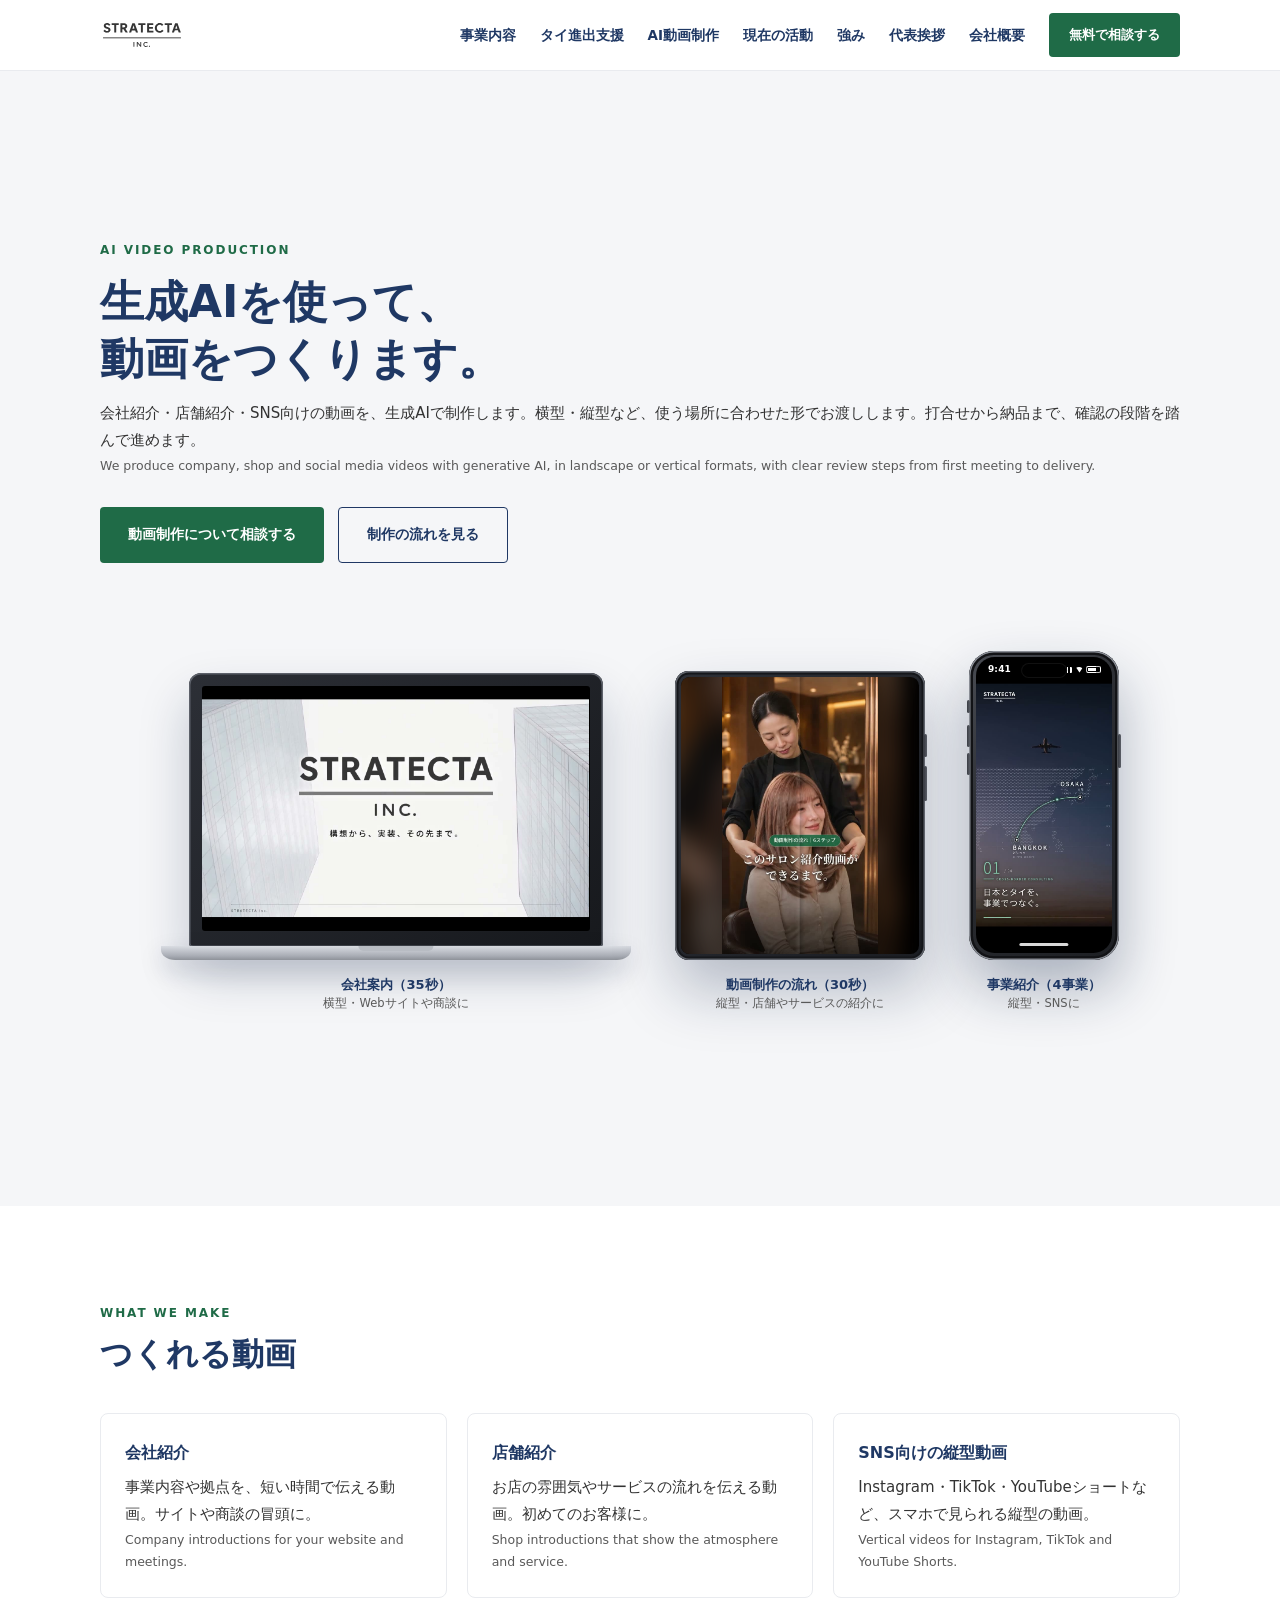
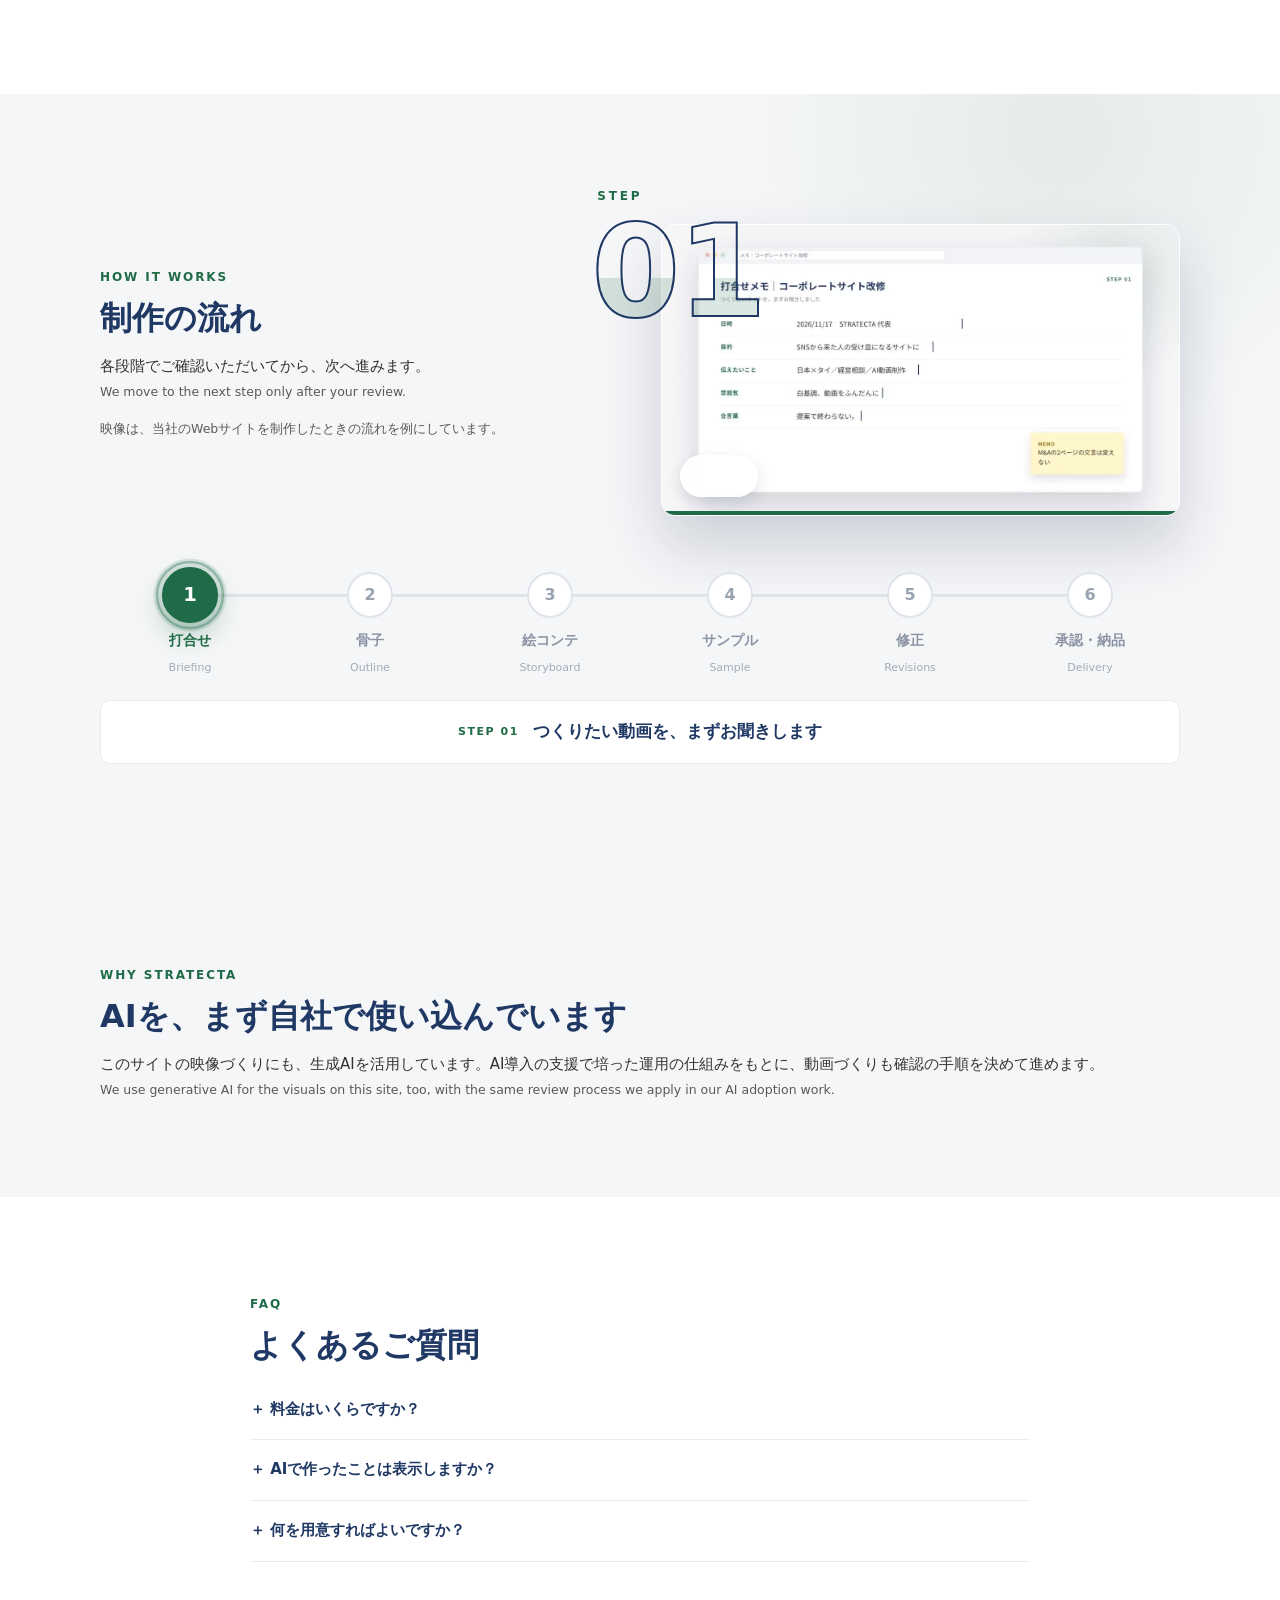
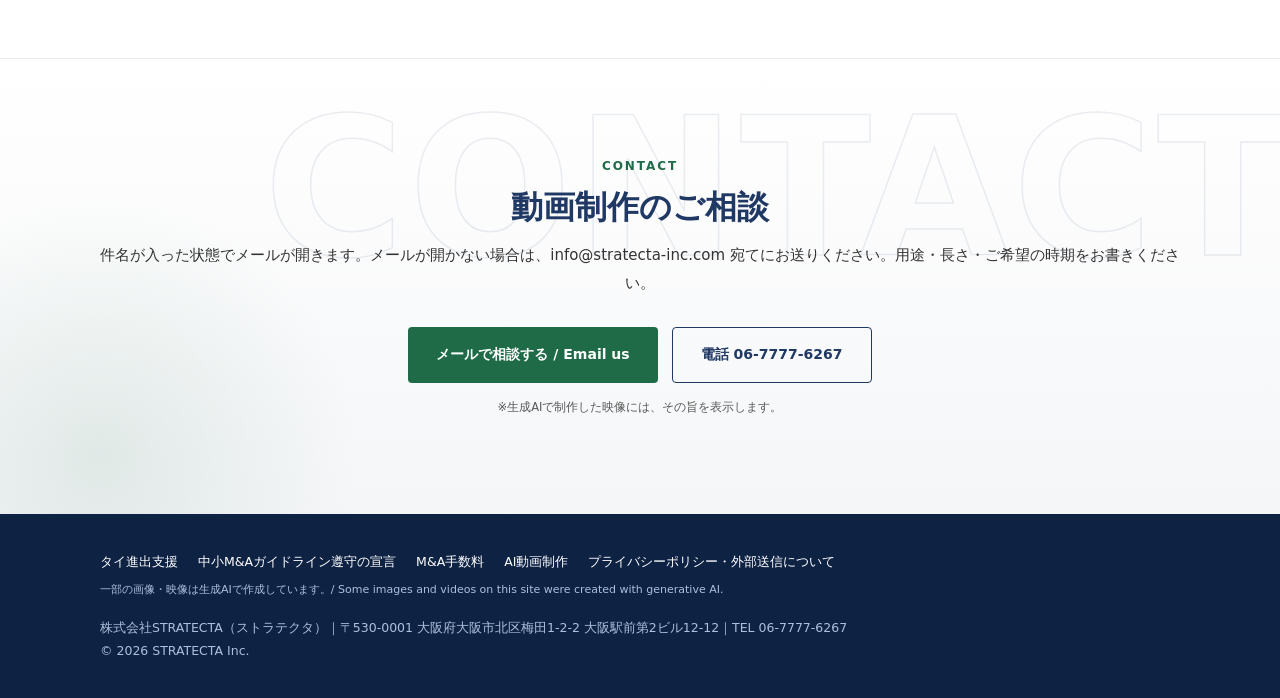
<file: video.html>
<!DOCTYPE html>
<html lang="ja">
<head>
<meta charset="utf-8">
<meta name="viewport" content="width=device-width,initial-scale=1">
<meta http-equiv="Content-Security-Policy" content="default-src 'self'; script-src 'self' https://www.googletagmanager.com; connect-src 'self' https://*.google-analytics.com https://*.analytics.google.com https://www.googletagmanager.com; img-src 'self' data: https://*.google-analytics.com https://www.googletagmanager.com; style-src 'self' 'unsafe-inline' https://fonts.googleapis.com; font-src https://fonts.gstatic.com; media-src 'self'; object-src 'none'; base-uri 'self'; form-action 'none'; frame-src 'none'">
<meta name="referrer" content="strict-origin-when-cross-origin">
<!-- Google Analytics 4: 測定ID（G-から始まる）を content に入れると計測が始まる。空のままなら何も送信しない -->
<meta name="ga-id" content="G-WD78PF4XY0">

<title>AI動画制作（大阪・バンコク）｜株式会社STRATECTA</title>
<link rel="icon" href="favicon.ico" sizes="any">
<link rel="icon" href="assets/stratecta-symbol.svg" type="image/svg+xml">
<link rel="apple-touch-icon" href="assets/stratecta-symbol-180.png">
<meta name="description" content="会社紹介・店舗紹介・SNS向けの動画を生成AIで制作。横型・縦型に対応し、打合せから納品まで6つの段階で進めます。大阪・バンコクの株式会社STRATECTA。">
<meta property="og:title" content="AI動画制作（大阪・バンコク）｜株式会社STRATECTA">
<meta property="og:description" content="会社紹介・店舗紹介・SNS向けの動画を生成AIで制作。横型・縦型に対応し、打合せから納品まで6つの段階で進めます。大阪・バンコクの株式会社STRATECTA。">
<meta property="og:type" content="website">
<meta property="og:image" content="https://stratecta-inc.com/assets/img/ogp.jpg">
<meta property="og:url" content="https://stratecta-inc.com/video.html">
<link rel="canonical" href="https://stratecta-inc.com/video.html">
<meta property="og:site_name" content="株式会社STRATECTA">
<meta name="twitter:card" content="summary_large_image">
<link rel="preconnect" href="https://fonts.googleapis.com"><link rel="preconnect" href="https://fonts.gstatic.com" crossorigin>
<link href="https://fonts.googleapis.com/css2?family=Noto+Sans+JP:wght@400;700;900&display=swap" rel="stylesheet">
<link rel="stylesheet" href="assets/site.css?v=20261118m">
</head>
<body>

<header class="hd"><div class="wrap">
  <a class="logo" href="index.html"><img src="assets/logo.svg" alt="株式会社STRATECTA（STRATECTA Inc.）"></a>
  <nav class="nav" aria-label="メインメニュー">
    <a href="index.html#services">事業内容</a>
    <a href="thailand.html">タイ進出支援</a>
    <a href="video.html">AI動画制作</a>
    <a href="index.html#projects">現在の活動</a>
    <a href="index.html#strength">強み</a>
    <a href="index.html#ceo">代表挨拶</a>
    <a href="index.html#company">会社概要</a>
    <a class="btn btn-p" href="index.html#contact">無料で相談する</a>
  </nav>
  <button class="burger" aria-label="メニュー" aria-expanded="false"><span></span></button>
</div></header>

<main>

<section class="lp-hero"><div class="wrap">
  <div class="rv">
    <div class="eyebrow">AI Video Production</div>
    <h1>生成AIを使って、<br>動画をつくります。</h1>
    <p>会社紹介・店舗紹介・SNS向けの動画を、生成AIで制作します。横型・縦型など、使う場所に合わせた形でお渡しします。打合せから納品まで、確認の段階を踏んで進めます。</p>
    <p class="en">We produce company, shop and social media videos with generative AI, in landscape or vertical formats, with clear review steps from first meeting to delivery.</p>
    <div class="cta"><a class="btn btn-p" href="mailto:info@stratecta-inc.com?subject=%E3%80%90%E3%81%94%E7%9B%B8%E8%AB%87%E3%80%91AI%E5%8B%95%E7%94%BB%E5%88%B6%E4%BD%9C&body=%E3%83%BB%E4%BC%9A%E7%A4%BE%E5%90%8D%EF%BC%9A%0D%0A%E3%83%BB%E3%81%8A%E5%90%8D%E5%89%8D%EF%BC%9A%0D%0A%E3%83%BB%E4%BD%9C%E3%82%8A%E3%81%9F%E3%81%84%E5%8B%95%E7%94%BB%EF%BC%88%E4%BC%9A%E7%A4%BE%E7%B4%B9%E4%BB%8B%EF%BC%8F%E5%BA%97%E8%88%97%E7%B4%B9%E4%BB%8B%EF%BC%8FSNS%20%E3%81%AA%E3%81%A9%EF%BC%89%EF%BC%9A%0D%0A%E3%83%BB%E9%95%B7%E3%81%95%E3%83%BB%E4%BD%BF%E3%81%86%E5%A0%B4%E6%89%80%EF%BC%88Web%EF%BC%8FSNS%EF%BC%8F%E5%BA%97%E9%A0%AD%20%E3%81%AA%E3%81%A9%EF%BC%89%EF%BC%9A%0D%0A%E3%83%BB%E3%81%94%E5%B8%8C%E6%9C%9B%E3%81%AE%E6%99%82%E6%9C%9F%EF%BC%9A%0D%0A">動画制作について相談する</a><a class="btn btn-w" href="#flow">制作の流れを見る</a></div>
  </div>
  <div class="showcase rv d1">
    <figure class="dev laptop">
      <div class="lid"><div class="scr"><i class="cam-dot"></i><video data-src="assets/video/company-h.mp4" poster="assets/img/company-h.jpg" muted loop playsinline preload="none" aria-label="会社案内（35秒・横型）"></video></div></div>
      <div class="base"><i></i></div>
      <figcaption><b>会社案内（35秒）</b><span>横型・Webサイトや商談に</span></figcaption>
    </figure>
    <figure class="dev fold">
      <div class="scr"><img class="bg" src="assets/img/sample-flow.jpg" alt="" aria-hidden="true"><video data-src="assets/video/sample-flow.mp4" poster="assets/img/sample-flow.jpg" muted loop playsinline preload="none" aria-label="動画制作の流れ（30秒・縦型）"></video><i class="crease"></i></div>
      <i class="btn-side b1"></i><i class="btn-side b2"></i>
      <figcaption><b>動画制作の流れ（30秒）</b><span>縦型・店舗やサービスの紹介に</span></figcaption>
    </figure>
    <figure class="dev iphone">
      <div class="scr"><span class="sb-time" aria-hidden="true">9:41</span><span class="sb-ic"><i></i><i></i><b></b></span><i class="island"></i><video data-src="assets/video/biz-reel.mp4" poster="assets/img/biz-reel.jpg" muted loop playsinline preload="none" aria-label="事業紹介（4事業・各8秒・縦型）"></video><i class="home"></i></div>
      <i class="btn-side l1"></i><i class="btn-side l2"></i><i class="btn-side l3"></i><i class="btn-side r1"></i>
      <figcaption><b>事業紹介（4事業）</b><span>縦型・SNSに</span></figcaption>
    </figure>
  </div>
</div></section>

<section><div class="wrap">
  <div class="rv"><div class="eyebrow">What we make</div><h2 class="sec">つくれる動画</h2></div>
  <div class="uses">
    <div class="use rv"><b>会社紹介</b><p>事業内容や拠点を、短い時間で伝える動画。サイトや商談の冒頭に。</p><p class="en">Company introductions for your website and meetings.</p></div>
    <div class="use rv d1"><b>店舗紹介</b><p>お店の雰囲気やサービスの流れを伝える動画。初めてのお客様に。</p><p class="en">Shop introductions that show the atmosphere and service.</p></div>
    <div class="use rv d2"><b>SNS向けの縦型動画</b><p>Instagram・TikTok・YouTubeショートなど、スマホで見られる縦型の動画。</p><p class="en">Vertical videos for Instagram, TikTok and YouTube Shorts.</p></div>
  </div>
</div></section>

<section class="vid flow-sec" id="flow"><div class="wrap">
  <div class="flow-top">
    <div class="rv"><div class="eyebrow">How it works</div><h2 class="sec">制作の流れ</h2>
    <p>各段階でご確認いただいてから、次へ進みます。</p><p class="en">We move to the next step only after your review.</p>
    <p class="st-note">映像は、当社のWebサイトを制作したときの流れを例にしています。</p></div>
    <div class="flow-stage rv d1" aria-hidden="false">
      <div class="st-num" aria-hidden="true"><span class="st-step">STEP</span><span class="st-roll"><span class="st-digits"><i>01</i><i>02</i><i>03</i><i>04</i><i>05</i><i>06</i></span></span></div>
      <div class="st-screen"><video class="st-v on" data-i="0" data-src="assets/video/step-1.mp4" poster="assets/img/step-1.jpg" muted loop playsinline preload="none" aria-label="STEP 1 打合せ（例：STRATECTAのWebサイト制作）"></video><video class="st-v" data-i="1" data-src="assets/video/step-2.mp4" poster="assets/img/step-2.jpg" muted loop playsinline preload="none" aria-label="STEP 2 骨子（例：STRATECTAのWebサイト制作）"></video><video class="st-v" data-i="2" data-src="assets/video/step-3.mp4" poster="assets/img/step-3.jpg" muted loop playsinline preload="none" aria-label="STEP 3 絵コンテ（例：STRATECTAのWebサイト制作）"></video><video class="st-v" data-i="3" data-src="assets/video/step-4.mp4" poster="assets/img/step-4.jpg" muted loop playsinline preload="none" aria-label="STEP 4 サンプル（例：STRATECTAのWebサイト制作）"></video><video class="st-v" data-i="4" data-src="assets/video/step-5.mp4" poster="assets/img/step-5.jpg" muted loop playsinline preload="none" aria-label="STEP 5 修正（例：STRATECTAのWebサイト制作）"></video><video class="st-v" data-i="5" data-src="assets/video/step-6.mp4" poster="assets/img/step-6.jpg" muted loop playsinline preload="none" aria-label="STEP 6 承認・納品（例：STRATECTAのWebサイト制作）"></video><div class="st-label"><b class="st-name">打合せ</b></div><i class="st-bar"><i></i></i></div>
    </div>
  </div>
  <div class="flow rv" data-flow>
      <div class="flow-track"><i class="flow-fill"></i></div>
      <ol class="flow-steps"><li class="fs" data-i="0"><button type="button" aria-label="STEP 1 打合せ"><span class="n">1</span><b>打合せ</b><small>Briefing</small></button><p class="fs-d">つくりたい動画を、まずお聞きします</p></li><li class="fs" data-i="1"><button type="button" aria-label="STEP 2 骨子"><span class="n">2</span><b>骨子</b><small>Outline</small></button><p class="fs-d">伝える順番を、文字で組み立てます</p></li><li class="fs" data-i="2"><button type="button" aria-label="STEP 3 絵コンテ"><span class="n">3</span><b>絵コンテ</b><small>Storyboard</small></button><p class="fs-d">場面ごとの絵で、完成形を共有します</p></li><li class="fs" data-i="3"><button type="button" aria-label="STEP 4 サンプル"><span class="n">4</span><b>サンプル</b><small>Sample</small></button><p class="fs-d">動く見本で、仕上がりを確かめます</p></li><li class="fs" data-i="4"><button type="button" aria-label="STEP 5 修正"><span class="n">5</span><b>修正</b><small>Revisions</small></button><p class="fs-d">ご要望を反映して、仕上げます</p></li><li class="fs" data-i="5"><button type="button" aria-label="STEP 6 承認・納品"><span class="n">6</span><b>承認・納品</b><small>Delivery</small></button><p class="fs-d">使う場所に合わせて書き出します</p></li></ol>
      <div class="flow-desc" aria-live="polite"><p data-i="0"><span>STEP 01</span>つくりたい動画を、まずお聞きします</p><p data-i="1"><span>STEP 02</span>伝える順番を、文字で組み立てます</p><p data-i="2"><span>STEP 03</span>場面ごとの絵で、完成形を共有します</p><p data-i="3"><span>STEP 04</span>動く見本で、仕上がりを確かめます</p><p data-i="4"><span>STEP 05</span>ご要望を反映して、仕上げます</p><p data-i="5"><span>STEP 06</span>使う場所に合わせて書き出します</p></div>
    </div>
</div></section>

<section class="strength"><div class="wrap">
  <div class="rv"><div class="eyebrow">Why STRATECTA</div><h2 class="sec">AIを、まず自社で使い込んでいます</h2>
  <p>このサイトの映像づくりにも、生成AIを活用しています。AI導入の支援で培った運用の仕組みをもとに、動画づくりも確認の手順を決めて進めます。</p>
  <p class="en">We use generative AI for the visuals on this site, too, with the same review process we apply in our AI adoption work.</p></div>
</div></section>

<section class="faq"><div class="wrap" style="max-width:860px">
  <div class="rv"><div class="eyebrow">FAQ</div><h2 class="sec">よくあるご質問</h2></div>
  <details class="rv"><summary>料金はいくらですか？</summary><p>動画の長さや内容に合わせてお見積りします。まずはご相談ください。</p></details>
  <details class="rv"><summary>AIで作ったことは表示しますか？</summary><p>はい。生成AIで制作した動画であることを、必要に応じて動画や投稿に明記するようご提案します。実写と誤解されるような使い方はしません。</p></details>
  <details class="rv"><summary>何を用意すればよいですか？</summary><p>打合せで、伝えたいこと・使う場面・ロゴなどの素材を確認します。素材がそろっていなくてもご相談いただけます。</p></details>
</div></section>

<section class="contact contact-l"><div class="wrap" style="text-align:center">
  <div class="rv"><div class="eyebrow">Contact</div><h2 class="sec">動画制作のご相談</h2>
  <p>件名が入った状態でメールが開きます。メールが開かない場合は、info@stratecta-inc.com 宛てにお送りください。用途・長さ・ご希望の時期をお書きください。</p>
  <div class="cta" style="justify-content:center"><a class="btn btn-p" href="mailto:info@stratecta-inc.com?subject=%E3%80%90%E3%81%94%E7%9B%B8%E8%AB%87%E3%80%91AI%E5%8B%95%E7%94%BB%E5%88%B6%E4%BD%9C&body=%E3%83%BB%E4%BC%9A%E7%A4%BE%E5%90%8D%EF%BC%9A%0D%0A%E3%83%BB%E3%81%8A%E5%90%8D%E5%89%8D%EF%BC%9A%0D%0A%E3%83%BB%E4%BD%9C%E3%82%8A%E3%81%9F%E3%81%84%E5%8B%95%E7%94%BB%EF%BC%88%E4%BC%9A%E7%A4%BE%E7%B4%B9%E4%BB%8B%EF%BC%8F%E5%BA%97%E8%88%97%E7%B4%B9%E4%BB%8B%EF%BC%8FSNS%20%E3%81%AA%E3%81%A9%EF%BC%89%EF%BC%9A%0D%0A%E3%83%BB%E9%95%B7%E3%81%95%E3%83%BB%E4%BD%BF%E3%81%86%E5%A0%B4%E6%89%80%EF%BC%88Web%EF%BC%8FSNS%EF%BC%8F%E5%BA%97%E9%A0%AD%20%E3%81%AA%E3%81%A9%EF%BC%89%EF%BC%9A%0D%0A%E3%83%BB%E3%81%94%E5%B8%8C%E6%9C%9B%E3%81%AE%E6%99%82%E6%9C%9F%EF%BC%9A%0D%0A">メールで相談する / Email us</a><a class="btn btn-w" href="tel:0677776267">電話 06-7777-6267</a></div>
  <p class="disc">※生成AIで制作した映像には、その旨を表示します。</p></div>
</div></section>
</main>

<footer class="ft"><div class="wrap">
  <div><a href="thailand.html">タイ進出支援</a><a href="ma-declaration.html">中小M&amp;Aガイドライン遵守の宣言</a><a href="ma-fees.html">M&amp;A手数料</a><a href="video.html">AI動画制作</a><a href="privacy.html">プライバシーポリシー・外部送信について</a>
    <div class="gen">一部の画像・映像は生成AIで作成しています。/ Some images and videos on this site were created with generative AI.</div></div>
  <div>株式会社STRATECTA（ストラテクタ）｜〒530-0001 大阪府大阪市北区梅田1-2-2 大阪駅前第2ビル12-12｜TEL 06-7777-6267<br>© 2026 STRATECTA Inc.</div>
</div></footer>

<script src="assets/site.js?v=20261118m"></script>
</body>
</html>
</file>
<file: assets/site.css>
/* STRATECTA corporate site — 改修案 v1 (2026/11/17) */
:root{
  --navy:#1F3864;--navy-d:#0E2244;--navy-l:#24508A;--green:#1F6B47;--green-l:#7FD3A8;
  --text:#333;--sub:#595959;--line:#E9EBEF;--bg2:#F5F6F8;
  --ease:cubic-bezier(.2,.7,.2,1);
}
*{box-sizing:border-box;margin:0;padding:0}
html{scroll-behavior:smooth;scroll-padding-top:72px}
body{font-family:"Noto Sans JP","Noto Sans CJK JP",system-ui,sans-serif;color:var(--text);line-height:1.85;font-size:15px;background:#fff;-webkit-font-smoothing:antialiased}
img,video{display:block;max-width:100%}
a{color:inherit;text-decoration:none}
.wrap{max-width:1160px;margin:0 auto;padding:0 40px}
.en{color:var(--sub);font-size:12.5px;line-height:1.75}
.eyebrow{font-size:12px;letter-spacing:.16em;color:var(--green);font-weight:700;text-transform:uppercase}
h2.sec{font-size:32px;color:var(--navy);line-height:1.4;margin:8px 0 12px;font-weight:700}
h3{color:var(--navy);line-height:1.5}
section{padding:96px 0}
.btn{display:inline-flex;align-items:center;justify-content:center;gap:8px;padding:14px 28px;border-radius:4px;font-weight:700;font-size:14px;transition:transform .25s var(--ease),box-shadow .25s,background .25s}
.btn:hover{transform:translateY(-2px);box-shadow:0 8px 20px rgba(14,34,68,.18)}
.btn-p{background:var(--green);color:#fff}
.btn-p:hover{background:#185a3b}
.btn-n{background:var(--navy);color:#fff}
.btn-w{border:1.5px solid rgba(255,255,255,.85);color:#fff}
.btn-w:hover{background:rgba(255,255,255,.12)}
.more{font-size:13.5px;font-weight:700;color:var(--green);display:inline-block;margin-right:16px}
.more:hover{text-decoration:underline}

/* header (white, keeps the official black logo) */
.hd{position:sticky;top:0;z-index:50;background:rgba(255,255,255,.96);backdrop-filter:blur(8px);border-bottom:1px solid var(--line);transition:box-shadow .3s}
.hd.scrolled{box-shadow:0 4px 18px rgba(14,34,68,.08)}
.hd .wrap{display:flex;align-items:center;justify-content:space-between;height:70px}
.hd .logo img{height:30px;width:auto}
.nav{display:flex;gap:24px;align-items:center;font-size:13.5px;font-weight:700;color:var(--navy)}
.nav a:not(.btn){position:relative;padding:4px 0}
.nav a:not(.btn):after{content:"";position:absolute;left:0;bottom:-2px;height:2px;width:0;background:var(--green);transition:width .3s var(--ease)}
.nav a:not(.btn):hover:after{width:100%}
.nav .btn{padding:10px 20px;font-size:13px}
.burger{display:none;width:42px;height:42px;border:0;background:none;cursor:pointer;position:relative}
.burger span,.burger:before,.burger:after{content:"";position:absolute;left:10px;right:10px;height:2px;background:var(--navy);transition:.3s}
.burger:before{top:14px}.burger span{top:20px}.burger:after{top:26px}
.menu-open .burger:before{top:20px;transform:rotate(45deg)}
.menu-open .burger span{opacity:0}
.menu-open .burger:after{top:20px;transform:rotate(-45deg)}

/* hero with background video */
.hero{position:relative;color:#fff;min-height:calc(100vh - 70px);min-height:calc(100svh - 70px);display:flex;align-items:center;overflow:hidden;background:var(--navy-d)}
.hero-media{position:absolute;inset:0}
.hero-media video,.hero-media img{width:100%;height:100%;object-fit:cover}
.hero:after{content:"";position:absolute;inset:0;background:linear-gradient(100deg,rgba(14,34,68,.92) 0%,rgba(31,56,100,.72) 45%,rgba(36,80,138,.25) 100%)}
.hero .wrap{position:relative;z-index:2;width:100%;padding-top:60px;padding-bottom:90px}
.hero .eyebrow{color:var(--green-l)}
.hero h1{font-size:56px;line-height:1.25;margin:16px 0 10px;font-weight:900;letter-spacing:.02em}
.hero h1 .ch{display:inline-block;opacity:0;transform:translateY(.4em);animation:chIn .6s var(--ease) forwards}
@keyframes chIn{to{opacity:1;transform:none}}
.hero .sub{font-size:24px;font-weight:700;color:#cdeedd}
.hero .tag-en{font-size:13px;color:#b9c8e2;margin-top:4px}
.hero .lead{margin:26px 0 6px;font-size:15.5px;color:#eef3fc;max-width:560px}
.hero .en{color:#aebfdc;max-width:560px}
.cta{display:flex;gap:14px;margin-top:30px;flex-wrap:wrap}
.scroll-cue{position:absolute;left:50%;bottom:24px;z-index:2;transform:translateX(-50%);font-size:10px;letter-spacing:.3em;color:#cfdcf2;text-align:center}
.scroll-cue:after{content:"";display:block;width:1px;height:38px;margin:8px auto 0;background:linear-gradient(#fff,transparent);animation:cue 2s infinite}
@keyframes cue{0%{transform:scaleY(0);transform-origin:top}50%{transform:scaleY(1);transform-origin:top}51%{transform-origin:bottom}100%{transform:scaleY(0);transform-origin:bottom}}
.ai-note{position:absolute;right:16px;bottom:12px;z-index:2;font-size:10.5px;color:rgba(255,255,255,.6)}

/* quick entries */
.quick{background:#fff;border-bottom:1px solid var(--line)}
.quick .wrap{display:grid;grid-template-columns:repeat(4,1fr)}
.quick a{display:block;padding:22px 20px;border-right:1px solid var(--line);font-weight:700;color:var(--navy);font-size:14px;transition:background .25s}
.quick a:first-child{border-left:1px solid var(--line)}
.quick a:hover{background:var(--bg2)}
.quick small{display:block;color:var(--green);font-size:11px;letter-spacing:.12em}
.quick a span:after{content:" →";color:var(--green);opacity:0;transition:.25s}
.quick a:hover span:after{opacity:1}

/* services with video */
.cards{display:grid;grid-template-columns:repeat(2,1fr);gap:28px;margin-top:40px}
.card{border:1px solid var(--line);border-radius:8px;overflow:hidden;background:#fff;transition:transform .35s var(--ease),box-shadow .35s}
.card:hover{transform:translateY(-4px);box-shadow:0 18px 40px rgba(14,34,68,.12)}
.media{position:relative;aspect-ratio:16/7;background:var(--navy-d);overflow:hidden}
.media video,.media img{width:100%;height:100%;object-fit:cover;transition:transform 1.2s var(--ease)}
.card:hover .media video{transform:scale(1.04)}
.media .num{position:absolute;left:18px;bottom:12px;color:#fff;font-weight:900;font-size:34px;line-height:1;text-shadow:0 2px 12px rgba(0,0,0,.4)}
.card .body{padding:26px 28px 28px}
.card .kicker{font-size:12px;color:var(--green);font-weight:700;letter-spacing:.08em}
.card h3{font-size:19px;margin:2px 0 8px}
.card ul{margin:12px 0 14px 18px;font-size:14px}
.card li{margin:4px 0}

/* AI video */
.vid{background:var(--navy-d);color:#fff;position:relative;overflow:hidden}
.vid:before{content:"";position:absolute;inset:-40% -10% auto auto;width:700px;height:700px;background:radial-gradient(circle,rgba(127,211,168,.16),transparent 65%)}
.vid .wrap{display:grid;grid-template-columns:1fr 1.1fr;gap:64px;align-items:center;position:relative}
.vid .eyebrow{color:var(--green-l)}
.vid h2.sec{color:#fff}
.vid p{color:#dfe7f5}
.vid .en{color:#9fb2d4}
.phones{display:flex;gap:22px;justify-content:center;align-items:flex-start}
/* スマホ枠：画面を動画と同じ 9:16 にして映像を切らない。枠の幅 W に対し、左右の縁 3.2%W・上下の縁 7%W → 枠の比 1:1.804 */
.phone{width:230px;aspect-ratio:1000/1804;border-radius:13%/7.2%;background:#0a0c11;position:relative;
  box-shadow:0 26px 60px rgba(0,0,0,.45),inset 0 0 0 1.5px #3b4352,inset 0 0 0 3px #12151c}
.phone video,.phone img{position:absolute;left:3.2%;top:3.88%;width:93.6%;height:92.24%;object-fit:cover;border-radius:10.5%/5.9%;background:#1a2233}
.phone:before{content:"";position:absolute;z-index:3;top:1.2%;left:50%;transform:translateX(-50%);width:22%;aspect-ratio:8/1;border-radius:999px;background:#1e232d}
.phone:after{content:"";position:absolute;right:-2px;top:24%;width:3px;height:10%;border-radius:0 2px 2px 0;background:#2b313d}
.phone .vol{position:absolute;left:-2px;width:3px;border-radius:2px 0 0 2px;background:#2b313d}
.phone:nth-child(2){margin-top:56px}
.phone .cap{position:absolute;left:0;right:0;bottom:-30px;text-align:center;font-size:12px;color:#9fb2d4}
.phone .tmp{position:absolute;z-index:3;bottom:6%;left:50%;transform:translateX(-50%);white-space:nowrap;font-size:10px;background:rgba(0,0,0,.55);padding:2px 8px;border-radius:10px;color:#fff}
.steps{display:grid;grid-template-columns:repeat(6,1fr);gap:0;margin:28px 0 10px;counter-reset:s}
.step{position:relative;text-align:center;font-size:13px;font-weight:700;padding-top:38px;color:#fff}
.step:before{counter-increment:s;content:counter(s);position:absolute;top:0;left:50%;transform:translateX(-50%);width:28px;height:28px;border-radius:50%;background:var(--green);font-size:13px;line-height:28px}
.step:after{content:"";position:absolute;top:14px;left:calc(50% + 18px);right:calc(-50% + 18px);height:1px;background:rgba(255,255,255,.3)}
.step:last-child:after{display:none}
.step small{display:block;font-weight:400;color:#9fb2d4;font-size:11px}
.disc{font-size:11.5px;color:#9fb2d4;margin-top:14px}

/* projects */
.pgrid{display:grid;grid-template-columns:repeat(2,1fr);gap:28px;margin-top:40px}
.pj{border:1px solid var(--line);border-radius:8px;overflow:hidden;background:#fff;transition:box-shadow .3s}
.pj:hover{box-shadow:0 14px 32px rgba(14,34,68,.1)}
/* 活動の画像枠は事業内容の画像枠と同じ比率（PC 16:7） */
.pj .img{aspect-ratio:16/7;display:flex;align-items:center;justify-content:center;border-bottom:1px solid var(--line);gap:14px;padding:16px}
.pj .img img{max-height:160px;width:auto;object-fit:contain}
.pj .img.photo{padding:0}
.pj .img.photo img{max-height:none;width:100%;height:100%;object-fit:cover}
.pj .body{padding:24px 26px}
.pj .tag{font-size:12px;color:var(--green);font-weight:700}
.pj h3{font-size:16.5px;margin:4px 0 8px}
.pj p{font-size:13.5px;color:var(--text)}
.pj p.en{margin-top:8px;font-size:12px}

/* strengths */
.strength{background:var(--bg2)}
.sgrid{display:grid;grid-template-columns:repeat(3,1fr);gap:36px;margin-top:40px}
.big{font-size:56px;font-weight:900;color:var(--green);line-height:1}
.big span{font-size:17px;margin-left:4px}
.sgrid h3{font-size:17px;margin:14px 0 6px}
.sgrid p{font-size:14px}
.sgrid p.en{margin-top:8px}

/* ceo */
.ceo .wrap{max-width:880px}
.ceo .lead-q{font-size:28px}
.ceo p{margin-top:18px}
details{margin-top:18px}
summary{cursor:pointer;font-weight:700;color:var(--green);list-style:none;display:inline-block}
summary::-webkit-details-marker{display:none}
summary:before{content:"＋ ";}
details[open] summary:before{content:"－ "}
.sign{text-align:right;margin-top:24px}
.sign b{font-size:20px;color:var(--navy);display:block;letter-spacing:.1em}

/* company */
table.co{width:100%;border-collapse:collapse;margin-top:32px;font-size:14.5px}
table.co th{width:230px;text-align:left;background:var(--bg2);color:var(--navy);padding:16px 20px;border-bottom:1px solid var(--line);vertical-align:top;font-weight:700}
table.co td{padding:16px 20px;border-bottom:1px solid var(--line)}
table.co td .en{display:block}

/* contact */
.contact{background:var(--navy);color:#fff}
.contact .eyebrow{color:var(--green-l)}
.contact h2.sec{color:#fff}
.contact .en{color:#aebfdc}
.cgrid{display:grid;grid-template-columns:repeat(3,1fr);gap:20px;margin-top:34px}
.cc{background:#fff;color:var(--text);border-radius:8px;padding:26px;display:flex;flex-direction:column;transition:transform .3s var(--ease)}
.cc:hover{transform:translateY(-4px)}
.cc h3{font-size:16.5px}
.cc .en{color:var(--sub)}
.cc p{font-size:13.5px;margin:8px 0 18px;flex:1}
.cc .btn{width:100%}
.crow{display:grid;grid-template-columns:1fr 1fr;gap:20px;margin-top:20px}
.box{border:1px solid rgba(255,255,255,.28);border-radius:8px;padding:24px;display:flex;gap:20px;align-items:center;font-size:14px}
.box .tel{font-size:22px;font-weight:700;letter-spacing:.04em}
.box img{width:104px;background:#fff;padding:6px;border-radius:4px;flex:none}
.box a.u{color:var(--green-l);font-weight:700}

/* footer */
.ft{background:var(--navy-d);color:#aebfdc;font-size:12.5px;padding:36px 0}
.ft .wrap{display:flex;justify-content:space-between;gap:16px;flex-wrap:wrap}
.ft a{color:#fff;margin-right:20px}
.ft .gen{font-size:11px;margin-top:6px}

/* subpage */
.page-hd{background:linear-gradient(120deg,var(--navy-d),var(--navy) 60%,var(--navy-l));color:#fff;padding:64px 0 56px}
.page-hd .eyebrow{color:var(--green-l)}
.page-hd h1{font-size:34px;line-height:1.4;margin:8px 0 6px}
.page-hd .en{color:#b9c8e2}
.crumb{font-size:12px;color:var(--sub);padding:14px 0;border-bottom:1px solid var(--line)}
.crumb a{color:var(--navy)}
.doc{display:grid;grid-template-columns:250px 1fr;gap:56px;padding:48px 0 96px}
.toc{position:sticky;top:94px;align-self:start;border-left:3px solid var(--green);padding-left:18px;font-size:13px;max-height:calc(100vh - 120px);overflow:auto}
.toc b{color:var(--navy);display:block;margin-bottom:8px}
.toc a{display:block;color:var(--sub);margin:6px 0;line-height:1.5}
.toc a:hover,.toc a.on{color:var(--green);font-weight:700}
.doc-body{max-width:760px}
.doc-body p{margin:12px 0}
.doc-body h2{font-size:22px;color:var(--navy);border-bottom:2px solid var(--navy);padding-bottom:8px;margin:44px 0 16px}
.doc-body h2 .en,.doc-body h2 small{font-size:13px;color:var(--sub);font-weight:400;margin-left:8px}
.doc-body h3{font-size:17px;color:var(--green);margin:32px 0 10px}
.doc-body h4{font-size:15px;color:var(--navy);margin:24px 0 8px}
.doc-body ul{margin:8px 0 8px 22px}
.doc-body li{margin:5px 0}
.item{display:grid;grid-template-columns:44px 1fr;gap:12px;padding:14px 0;border-bottom:1px solid var(--line)}
.item .n{font-weight:900;color:var(--green);font-size:18px;line-height:1.6}
.sig{margin-top:14px;padding:16px 20px;background:var(--bg2);border-radius:6px;font-size:14px}
table.fee{border-collapse:collapse;width:100%;font-size:14px;margin:12px 0}
table.fee th{background:var(--navy);color:#fff;padding:11px 14px;text-align:left;font-weight:700}
table.fee td{border-bottom:1px solid var(--line);padding:11px 14px;vertical-align:top}
table.fee tr:nth-child(even) td{background:var(--bg2)}
.tblwrap{overflow-x:auto}
.note-sm{font-size:13px;color:var(--sub)}
.back{display:flex;gap:20px;flex-wrap:wrap;margin-top:28px}

/* LP (video.html) */
.lp-hero{position:relative;color:#fff;background:var(--navy-d);overflow:hidden}
.lp-hero .wrap{display:grid;grid-template-columns:1.1fr 1fr;gap:48px;align-items:center;padding-top:72px;padding-bottom:72px;position:relative;z-index:2}
.lp-hero h1{font-size:44px;line-height:1.3;margin:12px 0}
.lp-hero p{color:#dfe7f5}
.uses{display:grid;grid-template-columns:repeat(3,1fr);gap:20px;margin-top:36px}
.use{border:1px solid var(--line);border-radius:8px;padding:24px}
.use b{color:var(--navy);font-size:16px;display:block;margin-bottom:6px}
.faq details{border-bottom:1px solid var(--line);padding:16px 0;margin:0}
.faq summary{color:var(--navy)}
.faq p{margin-top:8px;font-size:14px}

/* reveal */
.rv{opacity:0;transform:translateY(24px);transition:opacity .8s var(--ease),transform .8s var(--ease)}
.rv.in{opacity:1;transform:none}
.rv.d1{transition-delay:.1s}.rv.d2{transition-delay:.2s}.rv.d3{transition-delay:.3s}

@media (prefers-reduced-motion:reduce){
  *{animation:none!important;transition:none!important;scroll-behavior:auto!important}
  .rv{opacity:1;transform:none}
  .hero h1 .ch{opacity:1;transform:none}
}

@media (max-width:900px){
  .nav{display:none;position:fixed;top:70px;left:0;right:0;background:#fff;flex-direction:column;align-items:stretch;gap:0;padding:8px 24px 24px;border-bottom:1px solid var(--line);box-shadow:0 12px 24px rgba(0,0,0,.08)}
  .nav a:not(.btn){padding:14px 0;border-bottom:1px solid var(--line)}
  .nav .btn{margin-top:16px;padding:14px}
  .menu-open .nav{display:flex}
  .burger{display:block}
  .vid .wrap,.lp-hero .wrap{grid-template-columns:1fr;gap:40px}
  .doc{grid-template-columns:1fr;gap:20px}
  .toc{position:static;max-height:none}
}
@media (max-width:600px){
  body{font-size:14.5px}
  .wrap{padding:0 20px}
  section{padding:64px 0}
  h2.sec{font-size:24px}
  .hd .wrap{height:60px}.hd .logo img{height:24px}
  .nav{top:60px}
  .hero{min-height:calc(100svh - 60px)}
  .hero:after{background:linear-gradient(180deg,rgba(14,34,68,.55) 0%,rgba(14,34,68,.88) 55%,rgba(14,34,68,.95) 100%)}
  .hero .wrap{padding-top:40px;padding-bottom:80px;align-self:flex-end}
  .hero h1{font-size:36px}.hero .sub{font-size:18px}
  .cta .btn{flex:1;padding:14px 10px}
  .en-in{display:none}
  .quick .wrap{grid-template-columns:1fr 1fr;padding:0}
  .quick a{border-bottom:1px solid var(--line);padding:16px;font-size:13px}
  .quick a:first-child{border-left:0}
  .cards,.pgrid,.sgrid,.cgrid,.crow,.uses{grid-template-columns:1fr}
  .card .body{padding:22px}
  .phone{width:148px}
  .phone:nth-child(2){margin-top:36px}
  .steps{grid-template-columns:repeat(3,1fr);row-gap:18px}
  .step:nth-child(3):after{display:none}
  .big{font-size:46px}
  table.co th,table.co td{display:block;width:100%}
  table.co th{border-bottom:0;padding:12px 14px 2px}
  table.co td{padding:2px 14px 14px}
  .box{flex-direction:column;align-items:flex-start}
  .page-hd h1{font-size:26px}
  .lp-hero h1{font-size:30px}
  .item{grid-template-columns:34px 1fr}
}

/* --- mobile length reduction (v1.1) --- */
.sp-more>summary{display:none}
@media (max-width:600px){
  section{padding:48px 0}
  .wrap p.en,.card .en,.pj .en,.sgrid .en,.cc .en,.use .en,.tag-en{display:none}
  .hero .en,.vid .en,table.co td .en,.box .en,.contact .en,.lp-hero .en{display:none!important}
  /* services: bullets fold */
  .sp-more>summary{display:inline-block;margin-top:6px}
  .sp-more:not([open])>*:not(summary){display:none}
  .card .media{aspect-ratio:16/8}
  .card .body{padding:18px 20px 20px}
  .card h3{font-size:17px}
  /* projects: swipe */
  .pgrid{display:flex;overflow-x:auto;scroll-snap-type:x mandatory;gap:14px;margin:28px -20px 0;padding:0 20px 10px;-webkit-overflow-scrolling:touch}
  .pj{flex:0 0 84%;scroll-snap-align:start}
  .pj .img{aspect-ratio:16/8}.pj .img img{max-height:100px} /* スマホは事業内容（16:8）と同じ比率 */
  .pj .body{padding:16px 18px}
  .pj p{display:-webkit-box;-webkit-line-clamp:6;-webkit-box-orient:vertical;overflow:hidden;font-size:13px}
  .swipe-hint{display:block!important;font-size:12px;color:var(--sub);margin-top:6px}
  /* strengths */
  .sgrid{gap:22px;margin-top:24px}
  .sgrid>div{display:grid;grid-template-columns:auto 1fr;column-gap:14px;align-items:baseline}
  .sgrid .big{grid-row:span 1;font-size:34px}
  .sgrid .big span{font-size:13px}
  .sgrid h3{margin:0;font-size:15px}
  .sgrid p{grid-column:1/-1;font-size:13.5px;margin-top:4px}
  /* ceo */
  .ceo .lead-q{font-size:20px}
  .ceo .p1{display:-webkit-box;-webkit-line-clamp:4;-webkit-box-orient:vertical;overflow:hidden}
  .ceo.open .p1{display:block}
  /* video section */
  .vid .wrap{gap:28px}
  .phone{width:140px}.phone:nth-child(2){margin-top:28px}
  .phone .cap{bottom:-26px;font-size:11px}
  .steps{margin:18px 0 6px}
  /* company */
  table.co{margin-top:18px;font-size:13.5px}
  /* contact */
  .cgrid{gap:12px;margin-top:22px}
  .cc{padding:16px 18px}
  .cc p{margin:2px 0 12px;font-size:12.5px}
  .crow{gap:12px;margin-top:12px}
  .box{padding:18px;gap:12px}
  .box img{width:84px}
  .quick a{padding:12px 14px}
}
.swipe-hint{display:none}

/* --- v1.3 white-based theme (approved 2026/11/17: 案A＋案Bの01) --- */
.hero{background:#fff;color:var(--navy)}
.hero:after{background:linear-gradient(100deg,rgba(255,255,255,.96) 0%,rgba(255,255,255,.86) 38%,rgba(255,255,255,.18) 70%,rgba(255,255,255,0) 100%)}
.hero h1{color:var(--navy)}
.hero .sub{color:var(--green)}
.hero .tag-en,.hero .en{color:var(--sub)}
.hero .lead{color:var(--text)}
.hero .eyebrow{color:var(--green)}
.hero .btn-w,.vid .btn-w,.lp-hero .btn-w{border-color:var(--navy);color:var(--navy)}
.hero .btn-w:hover,.vid .btn-w:hover,.lp-hero .btn-w:hover{background:rgba(31,56,100,.06)}
.scroll-cue{color:var(--sub)}
.scroll-cue:after{background:linear-gradient(var(--navy),transparent)}
.ai-note{color:var(--sub)}
.vid,.lp-hero{background:var(--bg2);color:var(--text)}
.vid h2.sec,.lp-hero h1{color:var(--navy)}
.vid p,.lp-hero p{color:var(--text)}
.vid .en,.vid .disc,.lp-hero .en,.vid .phone .cap{color:var(--sub)!important}
.vid .eyebrow,.lp-hero .eyebrow{color:var(--green)!important}
.vid .step{color:var(--navy)}
.vid .step:before{color:#fff}
.vid .step small{color:var(--sub)}
.vid .step:after{background:#c9ced8}
.vid:before{background:radial-gradient(circle,rgba(31,107,71,.08),transparent 65%)}
@media (max-width:600px){
  .hero:after{background:linear-gradient(180deg,rgba(255,255,255,.35) 0%,rgba(255,255,255,.88) 45%,rgba(255,255,255,.97) 100%)}
}

/* hide any block without deleting it: add class="is-hidden" */
.is-hidden{display:none!important}

/* --- v1.4 featured management consulting card --- */
.feat{position:relative;margin-top:40px;border:1px solid var(--line);border-radius:8px;overflow:hidden;min-height:400px;display:flex;justify-content:flex-end;background:#fff}
.feat-media{position:absolute;inset:0}
.feat-media video,.feat-media img{width:100%;height:100%;object-fit:cover}
.feat:after{content:"";position:absolute;inset:0;background:linear-gradient(90deg,rgba(255,255,255,0) 30%,rgba(255,255,255,.88) 55%,rgba(255,255,255,.97) 100%);pointer-events:none}
.feat-body{position:relative;z-index:2;width:52%;padding:36px 40px}
.feat .kicker{font-size:12px;color:var(--green);font-weight:700;letter-spacing:.08em}
.feat h3{font-size:26px;margin:4px 0 10px}
.feat ul{margin:12px 0 12px 18px;font-size:14px}
.quick .wrap{grid-template-columns:repeat(5,1fr)}
.cgrid{grid-template-columns:repeat(4,1fr)}
@media (max-width:900px){.cgrid{grid-template-columns:1fr 1fr}}
@media (max-width:600px){
  .feat{display:block;min-height:0}
  .feat-media{position:relative;aspect-ratio:16/8}
  .feat:after{display:none}
  .feat-body{width:100%;padding:18px 20px 22px}
  .feat h3{font-size:20px}
  .feat .en{display:none}
  .quick .wrap{grid-template-columns:1fr 1fr}
  .quick a:first-child{grid-column:1/-1}
  .cgrid{grid-template-columns:1fr}
}

/* --- v1.6 devices: foldable (open) + iPhone-style. Video stays 9:16, never cropped --- */
.devices{display:flex;justify-content:center;align-items:flex-end;padding-bottom:34px;--fw:300px;--iw:180px}
.dev{position:relative;margin:0;flex:none}
.dev .scr{position:absolute;overflow:hidden;background:#000}
.dev video{position:absolute;background:#000}
.dev figcaption{position:absolute;left:0;right:0;bottom:-28px;text-align:center;font-size:12px;color:var(--sub);white-space:nowrap}
.btn-side{position:absolute;background:linear-gradient(90deg,#3a3d44,#5b5f67);border-radius:2px}
/* foldable, unfolded (body ~132.6 x 153.5 mm) */
.fold{width:var(--fw);aspect-ratio:132.6/153.5;border-radius:5.5%/4.8%;background:linear-gradient(135deg,#2c2f36,#1b1d22);
  box-shadow:0 30px 60px rgba(14,34,68,.28),inset 0 0 0 1.5px #61656d,inset 0 0 0 3.5px #15171b}
.fold .scr{left:2.4%;right:2.4%;top:2.1%;bottom:2.1%;border-radius:3.6%/3.1%}
.fold .bg{position:absolute;inset:-10%;width:120%;height:120%;object-fit:cover;filter:blur(14px) brightness(.55) saturate(1.1)}
.fold video{top:0;bottom:0;height:100%;aspect-ratio:9/16;left:50%;transform:translateX(-50%);box-shadow:0 0 30px rgba(0,0,0,.45)}
.fold .crease{position:absolute;top:0;bottom:0;left:50%;width:10px;transform:translateX(-50%);pointer-events:none;
  background:linear-gradient(90deg,rgba(255,255,255,0),rgba(255,255,255,.07) 40%,rgba(0,0,0,.18) 55%,rgba(255,255,255,0))}
.fold .cam{position:absolute;top:2.4%;left:74%;width:2.4%;aspect-ratio:1;border-radius:50%;background:#0b0c0e;box-shadow:0 0 0 1px rgba(255,255,255,.08)}
.fold .b1{right:-2px;top:22%;width:3px;height:8%}
.fold .b2{right:-2px;top:33%;width:3px;height:12%}
/* iPhone-style (body 71.6 x 147.6 mm, screen 19.5:9) — 9:16 video sits between black bars */
.iphone{width:var(--iw);aspect-ratio:71.6/147.6;border-radius:16.5%/8%;margin-left:calc(var(--iw) * -.16);margin-bottom:-14px;z-index:2;
  background:linear-gradient(135deg,#4a4d54,#2b2d32 40%,#1d1f23);
  box-shadow:0 28px 56px rgba(14,34,68,.32),inset 0 0 0 1.5px #8a8e96,inset 0 0 0 4px #121316}
.iphone .scr{left:4.4%;right:4.4%;top:2.15%;bottom:2.15%;border-radius:13.6%/6.3%}
.iphone video{left:0;right:0;width:100%;aspect-ratio:9/16;top:50%;transform:translateY(-50%)}
.iphone .island{position:absolute;z-index:3;top:2.2%;left:50%;transform:translateX(-50%);width:32%;aspect-ratio:126/37;border-radius:999px;background:#000;box-shadow:0 0 0 1px #111}
.iphone .sb-time{position:absolute;z-index:3;top:2.6%;left:9%;font-size:9px;font-weight:700;color:#fff;letter-spacing:.02em;line-height:1}
.iphone .sb-ic{position:absolute;z-index:3;top:2.9%;right:8%;display:flex;gap:3px;align-items:center}
.iphone .sb-ic i{display:block;width:9px;height:6px;border-radius:1px;background:linear-gradient(90deg,#fff 0 20%,transparent 20% 40%,#fff 40% 60%,transparent 60% 80%,#fff 80%)}
.iphone .sb-ic i+i{width:8px;height:6px;border-radius:6px 6px 1px 1px;background:#fff;clip-path:polygon(50% 100%,0 0,100% 0)}
.iphone .sb-ic b{display:block;width:15px;height:7px;border-radius:2px;border:1px solid rgba(255,255,255,.75);box-shadow:inset 0 0 0 1px #000;background:linear-gradient(90deg,#fff 70%,transparent 70%)}
.iphone .home{position:absolute;z-index:3;bottom:2.4%;left:50%;transform:translateX(-50%);width:36%;height:3px;border-radius:3px;background:rgba(255,255,255,.85)}
.iphone .l1{left:-2px;top:16%;width:3px;height:4%}
.iphone .l2{left:-2px;top:24%;width:3px;height:7%}
.iphone .l3{left:-2px;top:33%;width:3px;height:7%}
.iphone .r1{right:-2px;top:27%;width:3px;height:11%}
@media (max-width:900px){.devices{--fw:280px;--iw:168px}}
@media (max-width:600px){.devices{--fw:210px;--iw:124px;padding-bottom:30px}.dev figcaption{font-size:11px;bottom:-24px}.iphone .sb-time{font-size:7px}}

/* --- v1.6 mail address + copy --- */
.mailline{display:flex;align-items:center;justify-content:center;gap:8px;margin-top:8px;font-size:12.5px;color:var(--sub);flex-wrap:wrap}
.cta .mailline{order:3;flex-basis:100%;justify-content:flex-start;margin-top:-4px}
.contact .cta .mailline{justify-content:center}
.mailline .addr{user-select:all;font-family:inherit;letter-spacing:.02em}
.copy{font:inherit;font-size:11.5px;font-weight:700;padding:3px 10px;border-radius:999px;border:1px solid #c9ced8;background:#fff;color:var(--navy);cursor:pointer}
.copy:hover{border-color:var(--navy)}
.copy.done{background:var(--green);border-color:var(--green);color:#fff}
.copy-dark{margin-left:6px;vertical-align:middle}
.contact .lp-cta .mailline,.contact .mailline{color:#cfdcf2}
.cc .mailline{color:var(--sub)}

/* --- v1.6.1 steps animation: pop in one by one, line draws, then a highlight travels 1→6 --- */
.steps .step{opacity:0;transform:translateY(12px)}
.steps .step:before{transform:translateX(-50%) scale(.4)}
.steps .step:after{transform:scaleX(0);transform-origin:left center}
.steps.play .step{animation:stepIn .55s var(--ease) forwards;animation-delay:calc(var(--i) * .22s)}
.steps.play .step:before{animation:stepPop .45s var(--ease) forwards,stepPulse 6s ease-in-out infinite;
  animation-delay:calc(var(--i) * .22s),calc(2.2s + var(--i) * 1s)}
.steps.play .step:after{animation:stepLine .4s ease-out forwards;animation-delay:calc(var(--i) * .22s + .25s)}
@keyframes stepIn{to{opacity:1;transform:none}}
@keyframes stepPop{60%{transform:translateX(-50%) scale(1.15)}100%{transform:translateX(-50%) scale(1)}}
@keyframes stepLine{to{transform:scaleX(1)}}
@keyframes stepPulse{
  0%{transform:translateX(-50%) scale(1);box-shadow:0 0 0 0 rgba(31,107,71,.45)}
  6%{transform:translateX(-50%) scale(1.14);box-shadow:0 0 0 7px rgba(31,107,71,.18)}
  14%{transform:translateX(-50%) scale(1);box-shadow:0 0 0 12px rgba(31,107,71,0)}
  100%{transform:translateX(-50%) scale(1);box-shadow:0 0 0 0 rgba(31,107,71,0)}}
@media (prefers-reduced-motion:reduce){
  .steps .step,.steps.play .step{opacity:1;transform:none;animation:none}
  .steps .step:before,.steps.play .step:before{transform:translateX(-50%);animation:none}
  .steps .step:after,.steps.play .step:after{transform:none;animation:none}
}

/* ===== v1.6.2 ===== */
/* video section: header → 3 devices side by side (no overlap) → flow */
.vid .wrap.vid-wrap{display:block}
.vid-head{max-width:760px}
.lp-hero .wrap{grid-template-columns:1fr;gap:40px}
.showcase{display:flex;justify-content:center;align-items:flex-end;gap:44px;margin:48px 0 20px;padding-bottom:58px;--lw:470px;--fw:250px;--iw:150px}
.showcase{min-width:0;max-width:100%} /* 動画制作ページの2列の中で、中身の幅に引っぱられて画面からはみ出さないようにする */
.showcase .dev{flex:none}
.showcase .iphone{margin:0}
.showcase figcaption{bottom:-52px;line-height:1.5}
.showcase figcaption b{display:block;font-size:13px;color:var(--navy)}
.showcase figcaption span{display:block;font-size:11.5px;color:var(--sub)}
/* laptop */
.laptop{width:var(--lw);max-width:100%} /* 画面が枠より狭いときは、はみ出さずに縮める */
.laptop .lid{position:relative;width:88%;margin:0 auto;aspect-ratio:16/10.6;border-radius:12px 12px 4px 4px;background:linear-gradient(135deg,#2c2f36,#17191d);
  box-shadow:inset 0 0 0 1.5px #5d616a,0 26px 50px rgba(14,34,68,.22)}
.laptop .scr{left:3.2%;right:3.2%;top:4.6%;bottom:6%;border-radius:3px}
.laptop video{left:0;width:100%;aspect-ratio:16/9;top:50%;transform:translateY(-50%)}
.laptop .cam-dot{position:absolute;z-index:3;top:-3.4%;left:50%;width:5px;height:5px;margin-left:-2.5px;border-radius:50%;background:#0b0c0e;box-shadow:0 0 0 1px #3a3d44}
.laptop .base{position:relative;height:14px;margin-top:-1px;border-radius:0 0 14px 14px/0 0 10px 10px;background:linear-gradient(180deg,#d9dce2,#a9adb5 70%,#8e9299);box-shadow:0 10px 24px rgba(14,34,68,.18)}
.laptop .base i{position:absolute;top:0;left:50%;transform:translateX(-50%);width:16%;height:5px;border-radius:0 0 6px 6px;background:#b8bcc3}
.showcase .dev video{transition:filter .4s}
@media (max-width:1100px){.showcase{--lw:400px;--fw:220px;--iw:132px;gap:30px}}
@media (max-width:900px){.showcase{flex-wrap:wrap;row-gap:80px}.showcase .laptop{flex-basis:100%;display:flex;flex-direction:column;align-items:center}.showcase .laptop .lid{width:min(88%,420px)}.showcase .laptop .base{width:min(100%,480px)}}
@media (max-width:600px){.showcase{--fw:190px;--iw:112px;gap:22px;margin-top:28px}.showcase .laptop .lid{width:92%}.showcase .laptop .base{width:100%;height:10px}.showcase figcaption b{font-size:11.5px}.showcase figcaption span{font-size:10px}.showcase figcaption{bottom:-46px}}

/* flow: progress line fills, active step lights up, description changes */
.vid-flow{margin-top:64px}
.flow-title{font-size:20px;color:var(--navy)}
.flow-title small{font-size:12px;color:var(--sub);font-weight:400;margin-left:8px;letter-spacing:.08em}
.flow{position:relative;margin:26px 0 8px}
.flow-track{position:absolute;left:calc(100%/12);right:calc(100%/12);top:22px;height:3px;border-radius:3px;background:#dfe3ea;overflow:hidden}
.flow-fill{position:absolute;left:0;top:0;bottom:0;width:0;background:linear-gradient(90deg,var(--green),#3fa775);transition:width 1.1s cubic-bezier(.4,0,.2,1)}
.flow-fill:after{content:"";position:absolute;right:0;top:-3px;width:30px;height:9px;border-radius:9px;background:radial-gradient(closest-side,rgba(127,211,168,.9),transparent);filter:blur(1px)}
.flow-steps{list-style:none;display:grid;grid-template-columns:repeat(6,1fr);margin:0;padding:0;position:relative}
.fs{text-align:center}
.fs button{all:unset;cursor:pointer;display:flex;flex-direction:column;align-items:center;gap:4px;width:100%}
.fs .n{width:46px;height:46px;border-radius:50%;display:flex;align-items:center;justify-content:center;font-weight:900;font-size:16px;color:#9aa3b2;background:#fff;border:2px solid #dfe3ea;
  transition:all .45s var(--ease);position:relative}
.fs b{margin-top:6px;font-size:14px;color:#8a93a3;transition:color .3s}
.fs small{font-size:11px;color:#a3abb8}
.fs.done .n{background:var(--green);border-color:var(--green);color:#fff}
.fs.done b{color:var(--navy)}
.fs.on .n{transform:scale(1.22);box-shadow:0 0 0 7px rgba(31,107,71,.14),0 10px 22px rgba(31,107,71,.3)}
.fs.on .n:after{content:"";position:absolute;inset:-7px;border-radius:50%;border:2px solid rgba(31,107,71,.35);animation:ring 1.6s ease-out infinite}
@keyframes ring{from{transform:scale(.9);opacity:1}to{transform:scale(1.45);opacity:0}}
.fs.on b{color:var(--green)}
.fs-d{display:none}
.flow-desc{position:relative;height:64px;margin-top:22px;border-radius:10px;background:#fff;border:1px solid var(--line);overflow:hidden}
.flow-desc p{position:absolute;inset:0;display:flex;align-items:center;justify-content:center;gap:14px;margin:0;font-size:17px;font-weight:700;color:var(--navy);
  opacity:0;transform:translateY(16px);transition:opacity .45s,transform .45s var(--ease)}
.flow-desc p span{font-size:11px;letter-spacing:.14em;color:var(--green);font-weight:700}
.flow-desc p.on{opacity:1;transform:none}
.vid .quote{font-size:14px;margin-top:22px}
.vid .quote .en{display:block}
@media (max-width:600px){
  .flow-track{top:17px}
  .fs .n{width:34px;height:34px;font-size:13px}
  .fs b{font-size:11px;margin-top:4px}
  .fs small{display:none}
  .flow-desc{height:58px}
  .flow-desc p{font-size:13.5px;gap:8px;padding:0 10px;text-align:center}
}
@media (prefers-reduced-motion:reduce){
  .flow-fill{width:100%!important}
  .fs .n{background:var(--green);border-color:var(--green);color:#fff}
  .flow-desc{display:none}
  .fs-d{display:block;font-size:12px;color:var(--sub);margin-top:6px}
}

/* strengths: equal weight, count-up, bar grows */
.big .count,.big .ai{font-size:inherit;margin:0}
.sgrid>div{position:relative;padding-top:22px}
.sgrid>div:before{content:"";position:absolute;left:0;top:0;height:3px;width:0;background:var(--green);transition:width .9s var(--ease) .2s}
.sgrid>div.in:before{width:56px}
.sgrid .big{display:flex;align-items:baseline;gap:6px}
.sgrid .big .ai{display:inline-flex}
.sgrid .big .ai i{font-style:normal;display:inline-block}
.sgrid>div.in .big .ai i{animation:aiIn .7s var(--ease) both}
.sgrid>div.in .big .ai i+i{animation-delay:.12s}
@keyframes aiIn{from{opacity:0;transform:translateY(.4em)}to{opacity:1;transform:none}}
@media (max-width:600px){.sgrid>div:before{top:0}.sgrid>div{padding-top:16px}}

/* CEO main message: characters appear in sequence, underline sweeps */
[data-split-view]{position:relative}
[data-split-view] .ch{display:inline-block;opacity:0;transform:translateY(.5em);transition:opacity .5s,transform .5s var(--ease)}
[data-split-view].play .ch{opacity:1;transform:none}
[data-split-view]:after{content:"";position:absolute;left:0;bottom:-8px;height:3px;width:0;background:linear-gradient(90deg,var(--green),rgba(31,107,71,0));transition:width 1.2s var(--ease)}
[data-split-view].play:after{width:160px;transition-delay:var(--sweep,1.6s)}
@media (prefers-reduced-motion:reduce){[data-split-view] .ch{opacity:1;transform:none}}
/* hero framing: map sits on the right half (Thailand left of Japan, as on a real map) */
.hero-media video,.hero-media img{object-position:30% center}
/* PC：地図に最も寄る終わり際の場面で、北海道の東の先端（動画 1920px 中の約1,810px）がギリギリ切れる位置に合わせる。
   ヒーローの高さ約824px では動画の表示幅は約1,465px。右端を動画の1,806px 目（表示上 1,378px）に置くため、右寄せから 87px 戻す。
   画面が広く動画全体が入るときは min() で左寄せ（0px）に留め、左に隙間を作らない */
@media (min-width:601px){.hero-media video,.hero-media img{object-position:min(0px, calc(100% + 87px)) center}}
@media (max-width:600px){.hero-media video,.hero-media img{object-position:74% center}}
.sgrid .big .count,.sgrid .big .ai{font-size:inherit;margin:0}
@media (max-width:600px){
  .sgrid>div{display:block}
  .sgrid .big{font-size:40px}
  .sgrid h3{margin-top:8px}
  .showcase .laptop{margin-bottom:58px}
  .showcase{row-gap:20px}
}

/* ===== v1.7 (2026/11/18) 現在の主な活動の画像枠・お問い合わせの白基調 ===== */
/* --- projects: every card has the same frame; logos fill it properly --- */
.pj{display:flex;flex-direction:column}
.pj .body{flex:1}
.pj .img{padding:0;gap:0;overflow:hidden;background:#fff}
.pj .img:not(.photo):not(.duo) img{max-height:none;height:78%;width:auto}
/* Geneus: 白地ロゴ＋JAPAN ｜ pet JAPAN */
.pj .img.duo{display:grid;grid-template-columns:1fr 1fr;align-items:stretch}
.pj .duo .half{display:flex;flex-direction:column;align-items:center;justify-content:center;min-width:0;height:100%;overflow:hidden}
.pj .duo .white{background:#fff;gap:2%}
.pj .duo .white img{height:66%;width:auto;max-height:none;object-fit:contain}
.pj .duo .jp{font-family:Arial,"Helvetica Neue",Helvetica,sans-serif;font-weight:700;font-size:13px;letter-spacing:.28em;color:#111;line-height:1;padding-left:.28em}
.pj .duo .fill img{width:100%;height:100%;max-height:none;object-fit:cover}
/* Kaniva: 山の稜線の淡い背景に、ロゴを大きく */
.pj .img.kaniva{background:
  url("data:image/svg+xml,%3Csvg xmlns='http://www.w3.org/2000/svg' viewBox='0 0 800 350' preserveAspectRatio='none'%3E%3Cpath d='M0 350V250l90-70 70 50 110-110 90 80 80-60 120 110 100-90 140 100v90z' fill='%231f4e8c' fill-opacity='.07'/%3E%3Cpath d='M0 350v-60l120-50 100 40 130-80 110 70 120-50 110 60 110-40v110z' fill='%23c8642a' fill-opacity='.09'/%3E%3C/svg%3E") bottom/100% 100% no-repeat,
  radial-gradient(ellipse at 50% 45%,#fff 0 46%,rgba(255,255,255,0) 75%),
  linear-gradient(180deg,#e9f1fb 0%,#fdf3e7 100%)}
.pj .img.kaniva img{height:92%!important;mix-blend-mode:multiply}
/* BACKBAR: 背面をロゴと同じ黒で全面に */
.pj .img.backbar{background:#1B1B1B;border-bottom-color:#1B1B1B}
.pj .img.backbar img{height:100%!important}
@media (max-width:600px){
  .pj .img:not(.photo):not(.duo) img{max-height:none}
  .pj .duo .jp{font-size:10px}
}

/* --- contact: white base, large type --- */
.contact-l{background:linear-gradient(180deg,#fff 0%,var(--bg2) 100%);color:var(--text);position:relative;overflow:hidden;border-top:1px solid var(--line)}
.contact-l:before{content:"CONTACT";position:absolute;right:-12px;top:34px;font-size:clamp(90px,15vw,210px);font-weight:900;line-height:1;letter-spacing:.02em;color:transparent;-webkit-text-stroke:1.5px rgba(31,56,100,.09);pointer-events:none;user-select:none}
.contact-l:after{content:"";position:absolute;left:-180px;bottom:-220px;width:560px;height:560px;border-radius:50%;background:radial-gradient(circle,rgba(31,107,71,.10),transparent 65%);pointer-events:none}
.contact-l .wrap{position:relative;z-index:1}
.contact-l .eyebrow{color:var(--green)}
.contact-l h2.sec.ct-title{color:var(--navy);font-size:44px;font-weight:900;letter-spacing:.04em;margin:6px 0 22px;display:inline-block}
.contact-l .en{color:var(--sub)}
.contact-l .cc{position:relative;border:1px solid var(--line);border-radius:12px;padding:30px 26px 26px;box-shadow:0 8px 24px rgba(14,34,68,.05);transition:transform .3s var(--ease),box-shadow .3s,border-color .3s;overflow:hidden}
.contact-l .cc:before{content:"";position:absolute;left:0;top:0;height:3px;width:100%;background:linear-gradient(90deg,var(--green),#3fa775);transform:scaleX(0);transform-origin:left;transition:transform .45s var(--ease)}
.contact-l .cc:hover{transform:translateY(-6px);box-shadow:0 20px 44px rgba(14,34,68,.12);border-color:#cfd6e2}
.contact-l .cc:hover:before{transform:scaleX(1)}
.contact-l .ct-n{display:block;font-size:34px;font-weight:900;line-height:1;margin-bottom:14px;color:transparent;-webkit-text-stroke:1.2px var(--green);letter-spacing:.02em}
.contact-l .cc h3{font-size:17px}
.contact-l .box{border:1px solid var(--line);background:#fff;border-radius:12px;padding:28px 30px;box-shadow:0 8px 24px rgba(14,34,68,.05)}
.contact-l .lbl{font-size:11px;letter-spacing:.16em;font-weight:700;color:var(--green)}
.contact-l .box .tel{font-size:34px;font-weight:900;letter-spacing:.03em;color:var(--navy);line-height:1.25}
.contact-l .box a.u{color:var(--navy);font-weight:700;font-size:17px;border-bottom:2px solid var(--green)}
/* BACKBAR の箱だけはブランドの黒とカッパー */
.contact-l .box-bb{background:#1B1B1B;border-color:#1B1B1B;color:#F6F1EA}
.contact-l .box-bb b{color:#fff;font-size:15px}
.contact-l .box-bb .bb-note{font-size:13px;color:#d9d2c7}
.contact-l .box-bb .en{color:#a79f93}
.contact-l .box-bb a.u{color:#D9A873;border-bottom:1px solid rgba(217,168,115,.6);font-size:14px}
.contact-l .box-bb img{border-radius:6px}
.contact-l .btn-w{border-color:var(--navy);color:var(--navy)}
.contact-l .disc{color:var(--sub)!important}
@media (max-width:600px){
  .contact-l h2.sec.ct-title{font-size:30px;margin-bottom:14px}
  .contact-l .cc{padding:18px 18px 18px;display:grid;grid-template-columns:auto 1fr;column-gap:14px;align-items:start}
  .contact-l .ct-n{font-size:26px;margin:2px 0 0;grid-row:1/3}
  .contact-l .cc p{grid-column:2}
  .contact-l .cc .btn{grid-column:1/-1}
  .contact-l .box{padding:20px}
  .contact-l .box .tel{font-size:28px}
}
.pj .duo .fill{position:relative}
.pj .duo .fill img{position:absolute;inset:0;width:100%!important;height:100%!important;object-fit:cover}
.contact-l .cc .btn{font-size:12.5px;padding:14px 8px;white-space:nowrap}
.contact-l .crow{grid-template-columns:2fr 3fr}
@media (min-width:901px){.contact-l .cc h3{min-height:3em;display:flex;align-items:flex-end}}
@media (max-width:600px){.contact-l .crow{grid-template-columns:1fr}.contact-l .cc .btn{font-size:13.5px}}
.contact-l h2.sec{color:var(--navy)}
/* v1.7b: JAPAN はペット版と同じピル型の色違い（黒字）／活動カードは動かさない／動画の読み込み前に紺色を出さない */
.pj .duo .jp{display:inline-block;padding:.34em 1.9em .3em 2.18em;border-radius:999px;background:#f3f3f3;box-shadow:0 3px 7px rgba(0,0,0,.2);color:#111;font-size:11px;letter-spacing:.06em;font-weight:700;margin-top:3%}
.pj .duo .white img{height:62%}
@media (max-width:600px){.pj .duo .jp{font-size:8.5px}}
.pj,.pj:hover{transition:none;transform:none;opacity:1;box-shadow:none}
.media{background:var(--bg2) center/cover no-repeat}
.feat-media,.hero-media{background:center/cover no-repeat}
/* ===== v1.7 当社の技術修正（最終確認の指摘 #4・#14。文言とデザインは変えていない） ===== */
/* #4 M&A手数料のページが幅320pxで横にはみ出す：本文の枠が中の表の幅に引っぱられないようにする */
.doc-body{min-width:0}
/* #14 古い Safari でもヘッダーの背景のぼかしが効くよう、接頭辞付きの指定を併記 */
.hd{-webkit-backdrop-filter:blur(8px)}

/* ===== v1.8 制作の流れ：番号が動き、段階ごとの映像が切り替わる（video.html） ===== */
.flow-sec .wrap{display:block}
.flow-top{display:grid;grid-template-columns:.85fr 1.15fr;gap:56px;align-items:center}
.st-note{font-size:12.5px;color:var(--sub)!important;margin-top:14px}
.flow-stage{position:relative;padding:34px 0 0 70px}
.st-num{position:absolute;left:0;top:0;z-index:3;display:flex;flex-direction:column;line-height:1;pointer-events:none}
.st-step{font-size:12px;font-weight:700;letter-spacing:.24em;color:var(--green);margin:0 0 6px 6px}
.st-roll{display:block;height:128px;overflow:hidden}
.st-digits{display:flex;flex-direction:column;transition:transform .8s cubic-bezier(.7,0,.2,1)}
.st-digits i{font-style:normal;display:block;height:128px;font-size:128px;font-weight:900;letter-spacing:-.02em;line-height:128px;
  color:transparent;-webkit-text-stroke:2px var(--navy);background:linear-gradient(180deg,rgba(31,56,100,.0) 55%,rgba(31,107,71,.16) 55%);-webkit-background-clip:text;background-clip:text}
.st-screen{position:relative;aspect-ratio:16/9;border-radius:14px;overflow:hidden;background:#e9edf2 center/cover no-repeat;box-shadow:0 30px 60px rgba(14,34,68,.18);border:1px solid #fff}
.st-v{position:absolute;inset:0;width:100%;height:100%;object-fit:cover;opacity:0;transform:scale(1.04);transition:opacity .7s ease,transform 1.6s ease}
.st-v.on{opacity:1;transform:none}
.st-label{position:absolute;left:18px;bottom:18px;z-index:2;background:rgba(255,255,255,.92);backdrop-filter:blur(6px);-webkit-backdrop-filter:blur(6px);border-radius:999px;padding:8px 18px;font-size:14px;color:var(--navy);box-shadow:0 6px 16px rgba(14,34,68,.12)}
.st-label b{display:inline-block;transition:opacity .3s,transform .3s}
.st-label b.swap{opacity:0;transform:translateY(6px)}
.st-bar{position:absolute;left:0;right:0;bottom:0;height:4px;background:rgba(255,255,255,.5);z-index:2}
.st-bar i{position:absolute;left:0;top:0;bottom:0;width:0;background:var(--green)}
.st-bar i.run{width:100%;transition:width var(--dur,5.6s) linear}
.flow-sec .flow{margin-top:56px}
@media (max-width:900px){.flow-top{grid-template-columns:1fr;gap:28px}.flow-stage{padding:26px 0 0 44px}}
@media (max-width:600px){
  .flow-stage{padding:22px 0 0 30px}
  .st-roll,.st-digits i{height:76px;line-height:76px}.st-digits i{font-size:76px;-webkit-text-stroke:1.5px var(--navy)}
  .st-label{left:10px;bottom:12px;font-size:12px;padding:6px 14px}
}
@media (prefers-reduced-motion:reduce){.st-digits{transition:none}.st-v{transition:none}.st-bar{display:none}}
/* v1.8 制作の流れ：動画へのボタン */
.flow-head{display:flex;align-items:center;justify-content:space-between;gap:16px;flex-wrap:wrap}
.flow-watch{display:inline-flex;align-items:center;gap:10px;padding:9px 16px 9px 10px;border-radius:999px;background:#fff;border:1px solid var(--line,#E3E7EE);color:var(--navy);font-size:14px;font-weight:700;text-decoration:none;box-shadow:0 6px 16px rgba(14,34,68,.08);transition:transform .2s ease,box-shadow .2s ease,border-color .2s ease}
.flow-watch .pl{width:26px;height:26px;border-radius:50%;background:var(--green,#1F6B47);position:relative;flex:none}
.flow-watch .pl:after{content:"";position:absolute;left:10px;top:8px;border-left:8px solid #fff;border-top:5px solid transparent;border-bottom:5px solid transparent}
.flow-watch span{color:var(--green,#1F6B47);transition:transform .2s ease}
.flow-watch:hover{transform:translateY(-2px);box-shadow:0 10px 22px rgba(14,34,68,.12);border-color:var(--green,#1F6B47)}
.flow-watch:hover span{transform:translateX(3px)}
@media (max-width:640px){.flow-watch{font-size:13px}}
@media (prefers-reduced-motion:reduce){.flow-watch,.flow-watch span{transition:none}}

/* ===== v1.8.3 Geneus の左右のロゴ：大きさ・縦の位置・JAPAN の大きさをそろえる（代表指示 2026/11/18） =====
   右（pet）は 900×900px の画像を枠の幅いっぱいに敷き、上下を同じだけ切って中央を見せている。画像の中の位置（900px 基準）は
   シンボル 183〜543、GENEUS の文字 577〜649、標語 678〜708、JAPAN の枠 731〜766（幅 180・高さ 36、文字の幅 93・高さ 21）。
   左の画像（881×900px）のロゴは、右のロゴの 1/0.607 倍の大きさで描かれている。
   ・大きさ：左の画像を枠の幅の 881/900×0.607＝59.4% で表示
   ・縦の位置：左の画像を枠の中央に置くと、シンボルの上端から標語の下端まで右と重なる（ずれは枠の幅の 0.46% なので、その分だけ上げる）
   ・JAPAN：右と同じ位置（枠の中央から、枠の幅の 31.22% 下）・同じ大きさ（枠の幅の 20%、縦横比 180:36）。
     文字は小さくなっても欠けないよう、枠と一緒に伸び縮みする SVG で描く（画面には出ないが、文字「JAPAN」は HTML に残している）
   位置の % はすべて「枠の幅」が基準になるよう、margin で指定している（margin の % は上下方向でも幅が基準） */
.pj .duo .white{position:relative}
.pj .duo .white img{position:absolute;left:50%;top:50%;width:59.4%;height:auto;margin:-.46% 0 0;transform:translate(-50%,-50%)}
.pj .duo .jp{position:absolute;left:50%;top:50%;display:block;width:20%;aspect-ratio:180/36;margin:31.22% 0 0;padding:0;transform:translateX(-50%);
  font-size:0;letter-spacing:0;line-height:0;color:transparent;border-radius:999px;box-shadow:0 1px 3px rgba(0,0,0,.2);
  background:#f3f3f3 url("data:image/svg+xml,%3Csvg xmlns='http://www.w3.org/2000/svg' viewBox='0 0 180 36'%3E%3Ctext x='90' y='28.5' text-anchor='middle' font-family='Arial,Helvetica,sans-serif' font-weight='700' font-size='29' textLength='93' lengthAdjust='spacingAndGlyphs' fill='%23111'%3EJAPAN%3C/text%3E%3C/svg%3E") center/100% 100% no-repeat}
</file>
